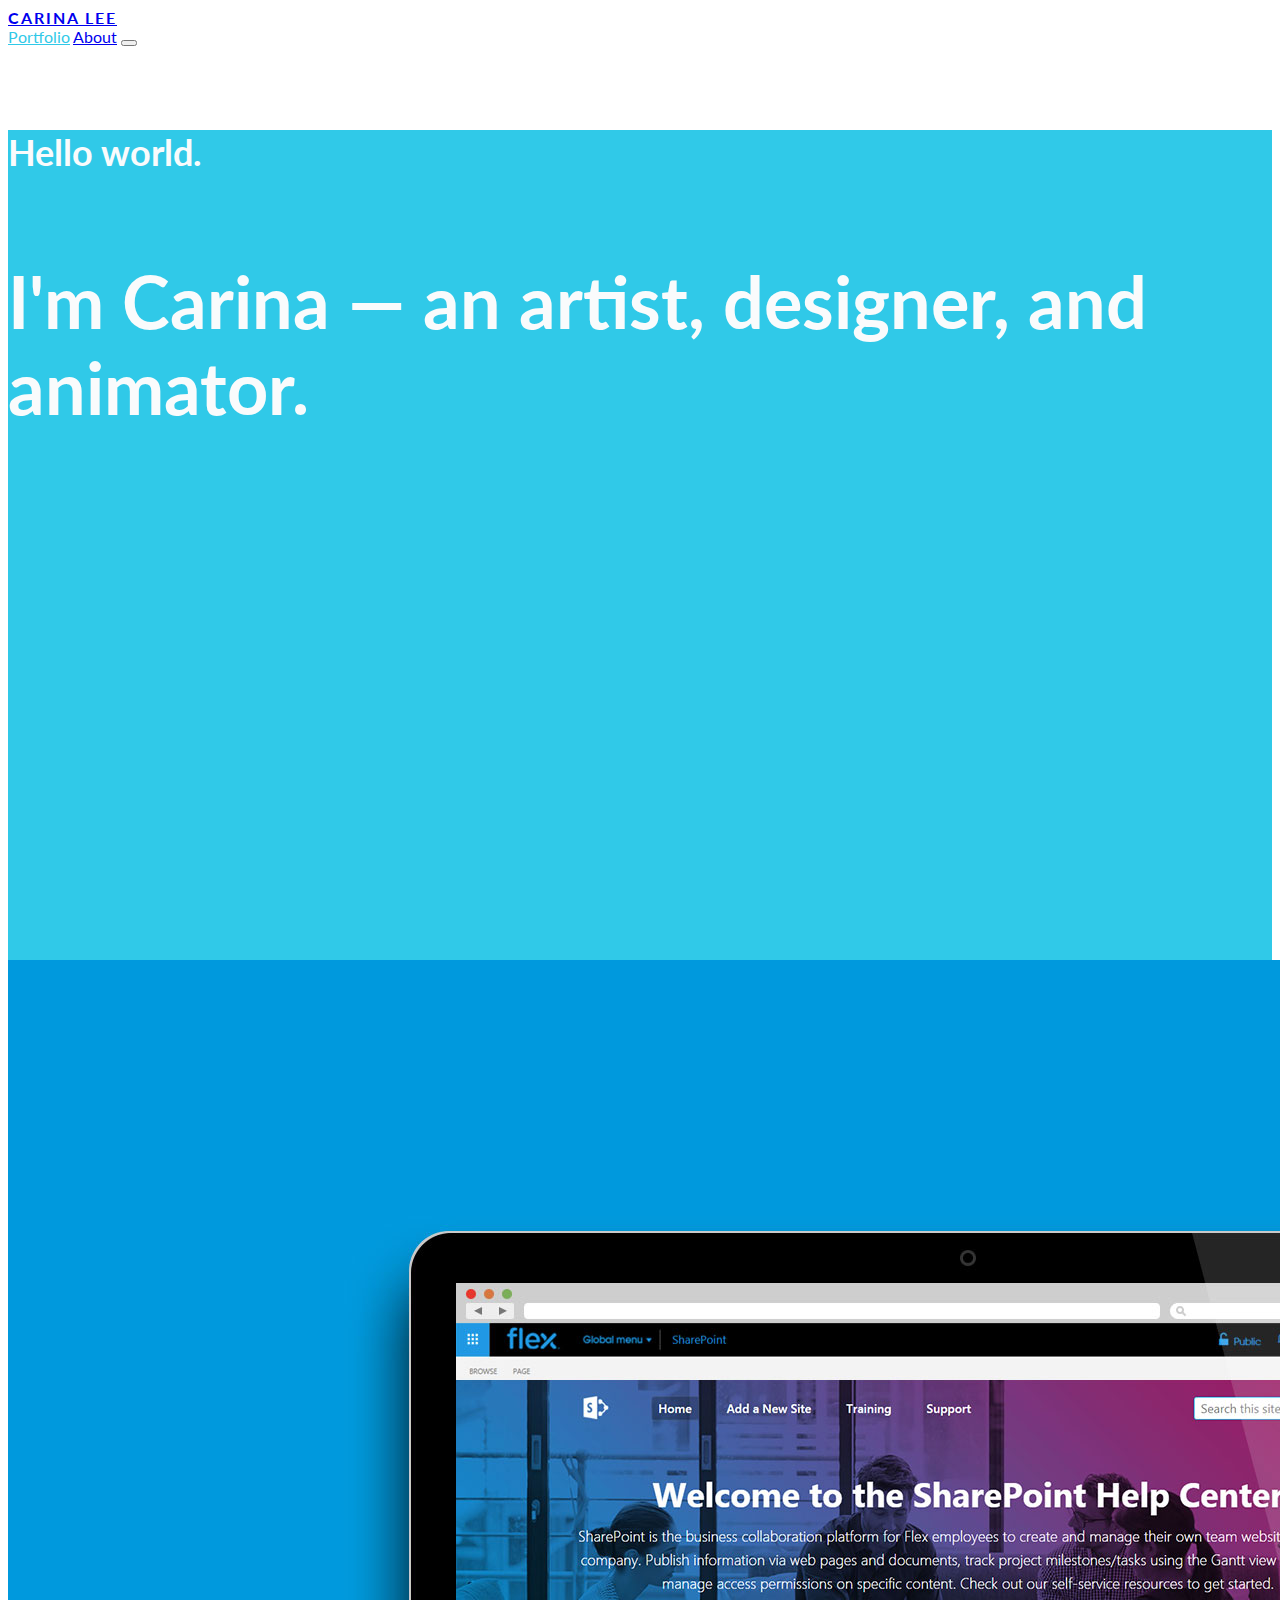
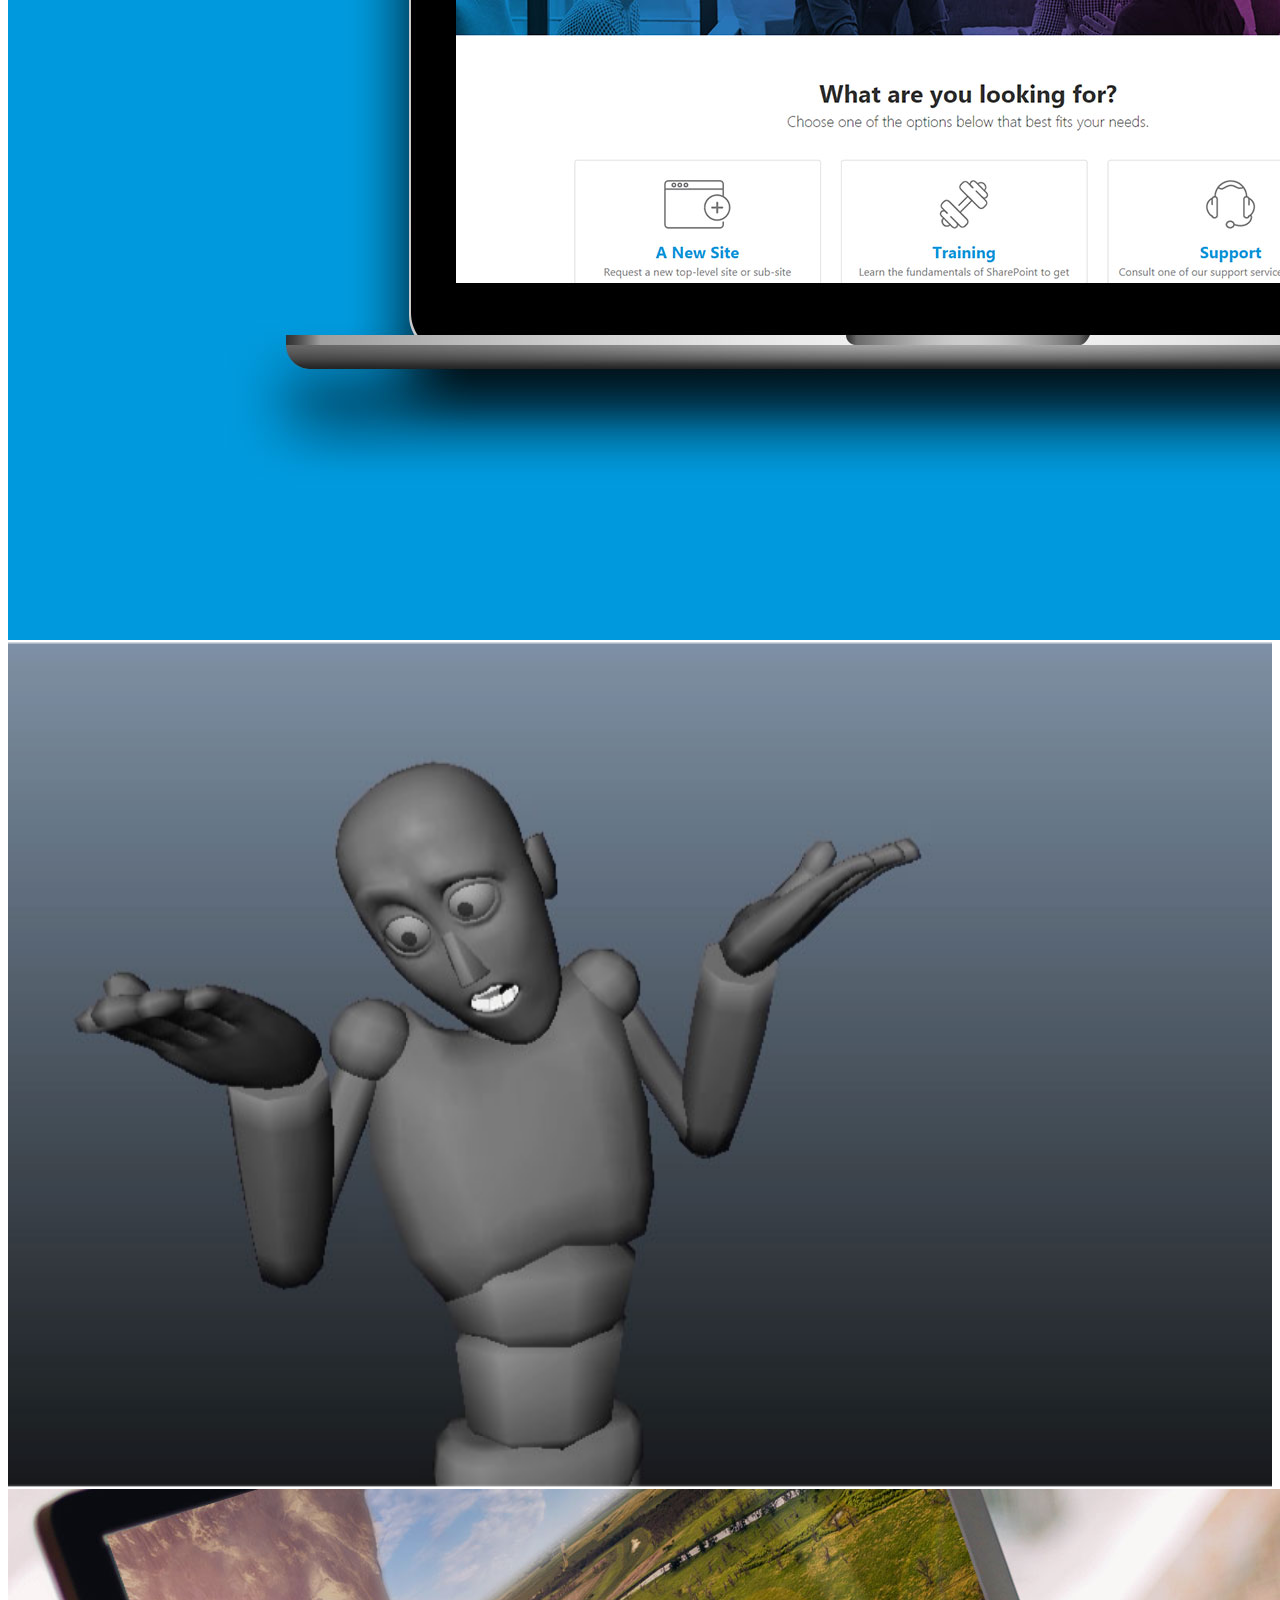
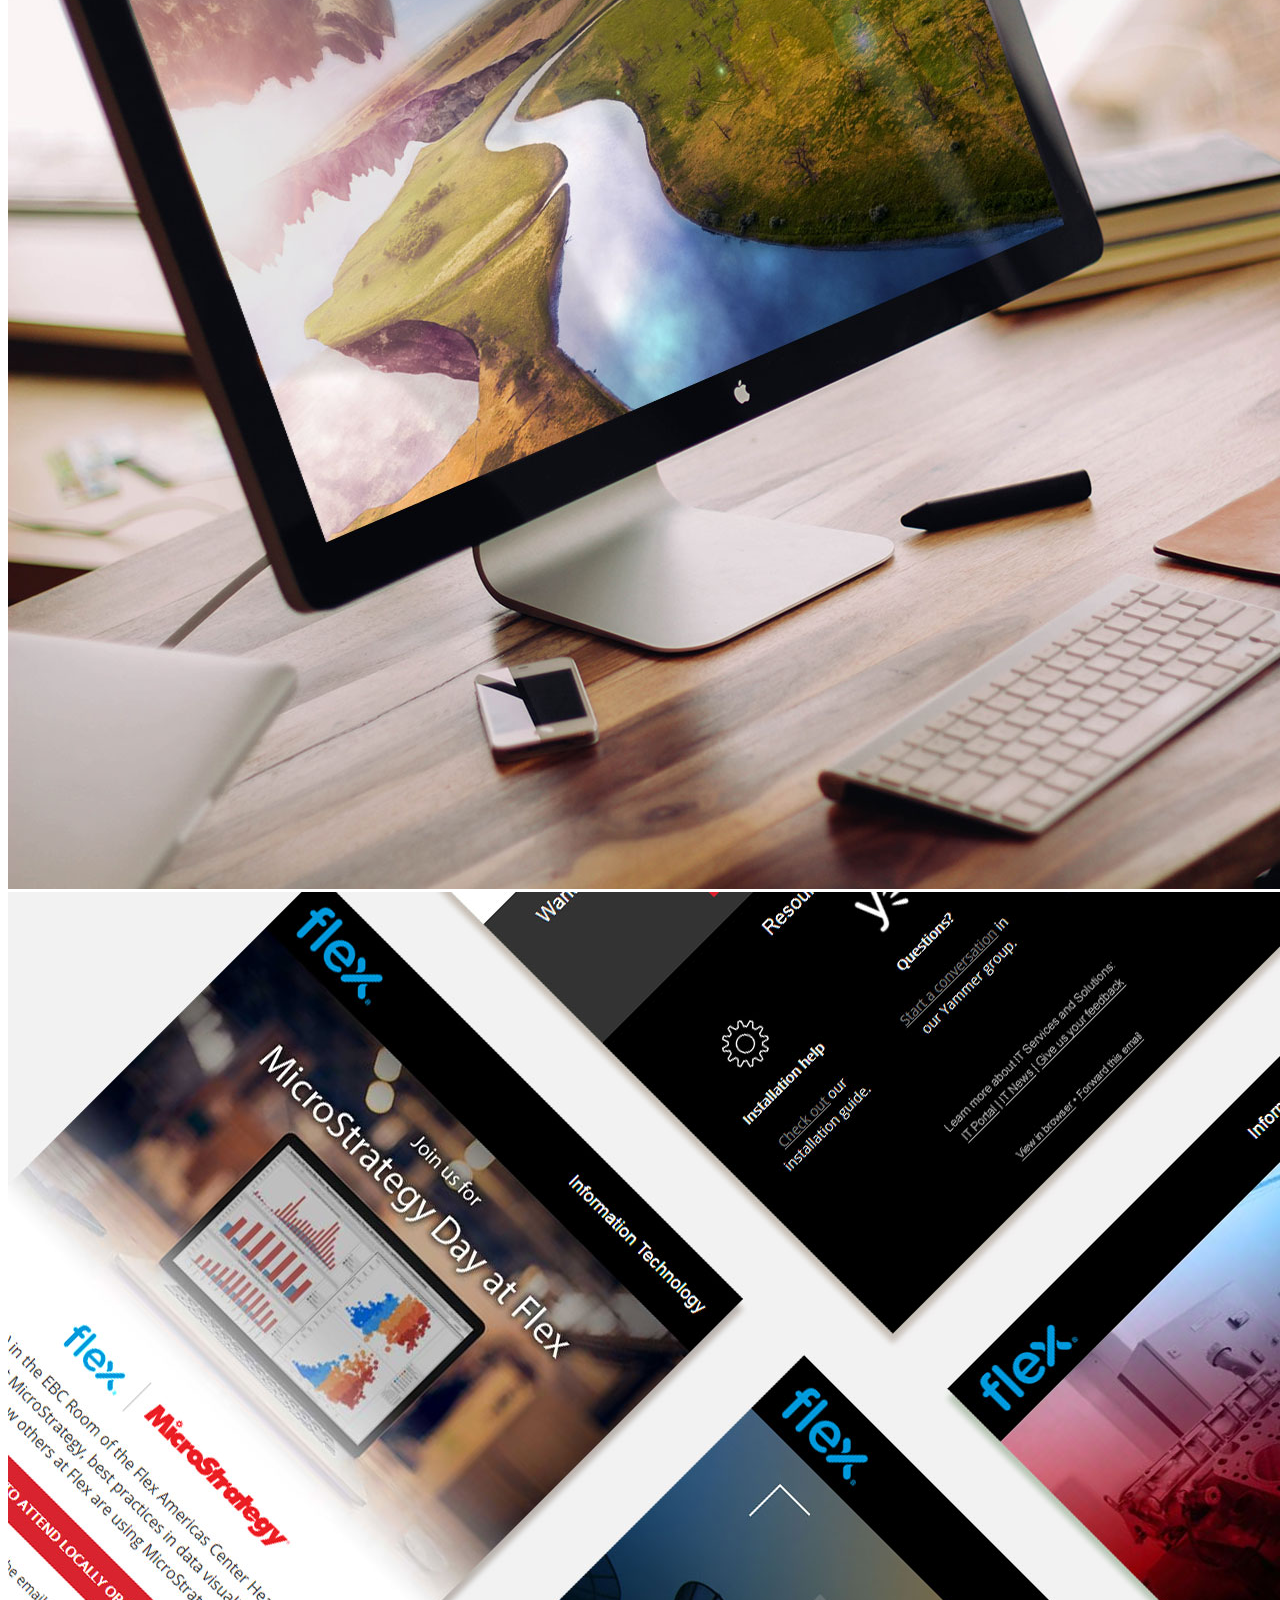
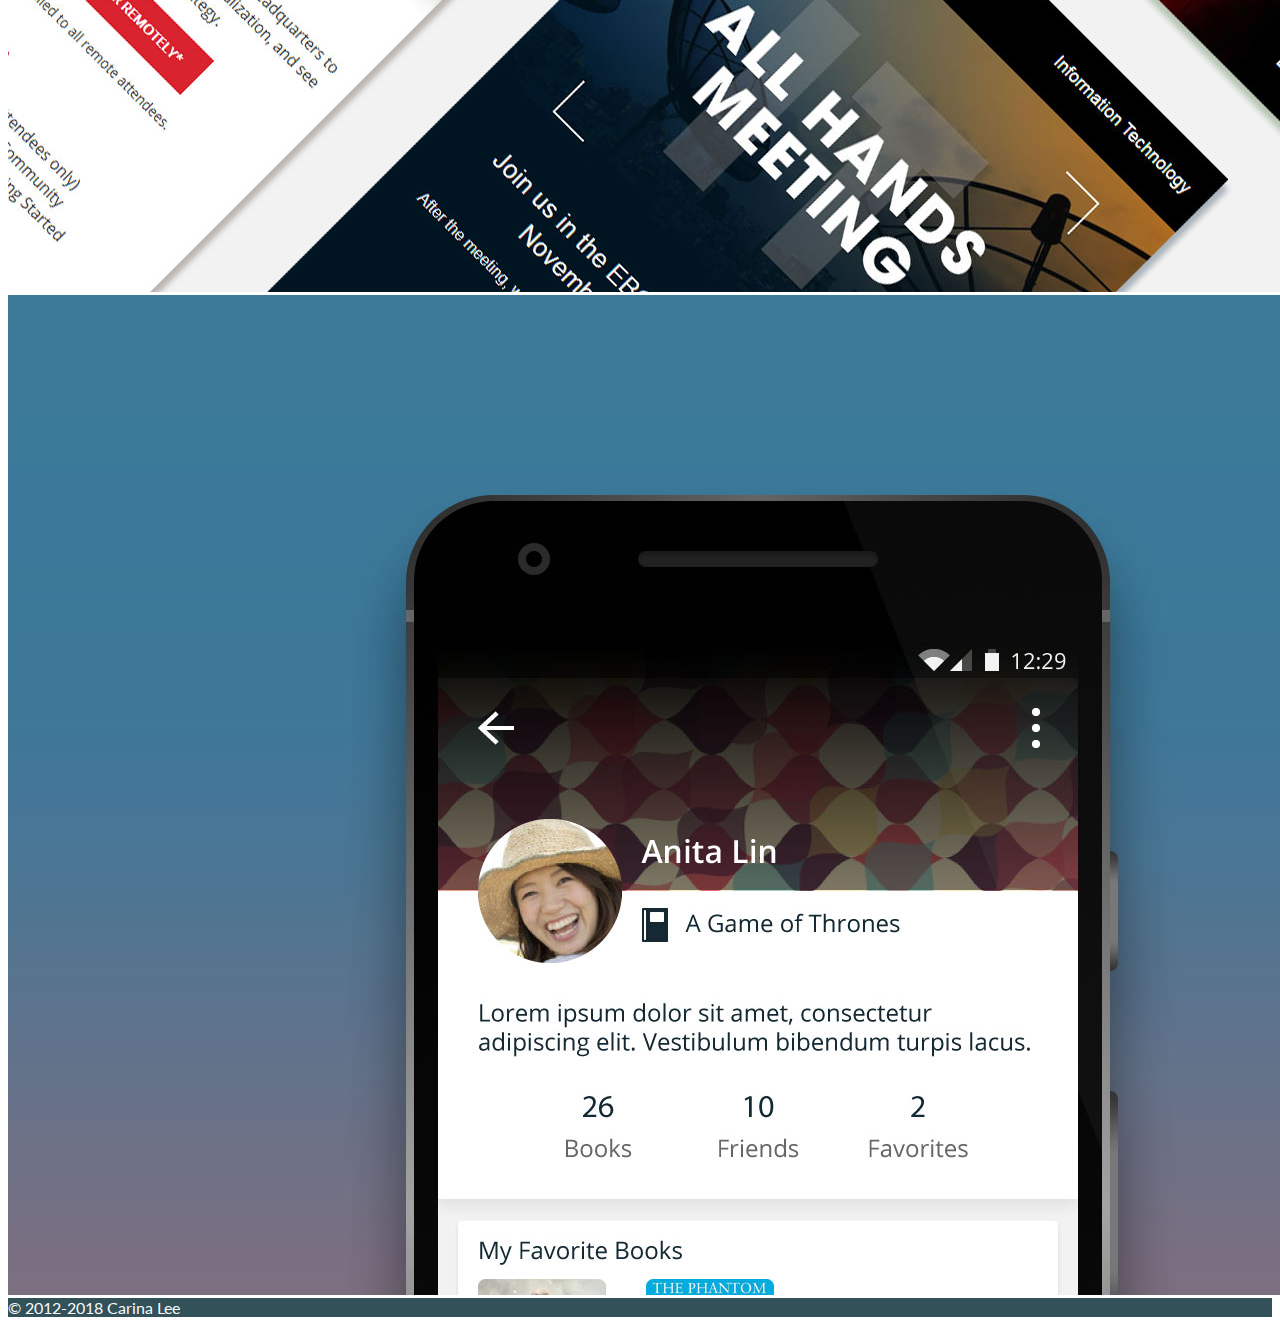
<file: index.html>
<!doctype html>
<html lang="en">
  <head>
    <title>Artist, Designer, Animator | Carina Lee</title>
    <meta charset="utf-8">
    <meta name="description" content="Hello world. I'm Carina — an artist, designer, and animator.">
    <meta name="keywords" content="carina lee, animation, digital artist, artist, digital designer, designer, graphic designer, visual designer, illustrator, animator">
    <meta name="author" content="Carina Lee">
    <meta name="viewport" content="width=device-width, initial-scale=1">
    <link rel="stylesheet" href="https://www.w3schools.com/w3css/4/w3pro.css">
    <link rel="stylesheet" href="css/custom-w3.css">
    <link rel="stylesheet" href="https://use.fontawesome.com/releases/v5.3.1/css/all.css" integrity="sha384-mzrmE5qonljUremFsqc01SB46JvROS7bZs3IO2EmfFsd15uHvIt+Y8vEf7N7fWAU" crossorigin="anonymous">
  </head>
  <body>
    <!-- Mobile Navigation -->
    <nav class="w3-sidebar w3-bar-block w3-secondary" style="display: none;" id="mySidebar">
      <div class="w3-display-topright">
        <button class="w3-bar-item w3-button w3-padding-16 w3-xlarge w3-hover-none w3-hover-text-white" onclick="w3_close()">&times;</button>
      </div>
      <div class="w3-display-middle">
        <a href="/" class="w3-bar-item w3-button w3-padding-large w3-large w3-hover-none w3-hover-text-white w3-mobile">Portfolio</a>
        <a href="about" class="w3-bar-item w3-button w3-padding-large w3-large w3-hover-none w3-hover-text-white w3-mobile">About</a>
      </div>
    </nav>

    <!-- Navigation -->
    <nav>
      <div class="w3-content w3-bar">
        <a href="/" class="w3-bar-item w3-button w3-padding-24 w3-hover-none w3-hover-text-primary w3-wide text-uppercase" style="font-weight: bold;">Carina Lee</a>
        <div class="w3-right">
          <a href="/" class="w3-bar-item w3-button w3-padding-24 w3-text-primary w3-hover-none w3-hover-text-primary w3-hide-small">Portfolio</a>
          <a href="about" class="w3-bar-item w3-button w3-padding-24 w3-hover-none w3-hover-text-primary w3-hide-small">About</a>
          <button class="w3-bar-item w3-button w3-padding-24 w3-hover-none w3-hide-large w3-hide-medium" onclick="w3_open()">
            <i class="fas fa-bars"></i>
          </button>
        </div>
      </div>
    </nav>

    <!-- Hero Section -->
    <header class="w3-container w3-primary">
      <div class="w3-display-container" style="min-height: calc(100vh - 70px);">
        <div class="w3-display-middle">
          <h6 style="font-size: 4vmin;">Hello world.</h6>
          <h1 style="font-size: 8vmin;">I'm Carina &mdash; an artist, designer, and animator.</h1>
        </div>
      </div>
    </header>

    <!-- Page Content -->
    <section>
      <div class="w3-row">
        <div class="w3-half">
          <a href="flex-sharepoint" class="w3-block overlay-container">
            <img src="images/sharepoint-home.jpg" class="w3-image" alt="Flex SharePoint Help Center thumbnail">
            <div class="overlay">
              <div class="w3-text-dark-gray overlay-text">
                <h2 class="w3-xlarge">Flex SharePoint Help Center</h2>
                <h3 class="w3-small w3-wide text-uppercase" style="font-weight: bold;">Web Design</h3>
              </div>
            </div>
          </a>
        </div>
        <div class="w3-half">
          <a href="reel" class="w3-block overlay-container">
            <img src="images/cover-reel.jpg" class="w3-image" alt="Demo Reel thumbnail" style="width: 100%;">
            <div class="overlay">
              <div class="w3-text-dark-gray overlay-text">
                <h2 class="w3-xlarge">Reel</h2>
                <h3 class="w3-small w3-wide text-uppercase" style="font-weight: bold;">Animation</h3>
              </div>
            </div>
          </a>
        </div>
      </div>
      <div class="w3-row">
        <div class="w3-third">
          <a href="matte-paintings" class="w3-block overlay-container">
            <img src="images/cover-matte-paintings.jpg" class="w3-image" alt="Matte Paintings thumbnail">
            <div class="overlay">
              <div class="w3-text-dark-gray overlay-text">
                <h2 class="w3-xlarge">Matte Paintings</h2>
                <h3 class="w3-small w3-wide text-uppercase" style="font-weight: bold;">Digital Art</h3>
              </div>
            </div>
          </a>
        </div>
        <div class="w3-third">
          <a href="flex-emails" class="w3-block overlay-container">
            <img src="images/cover-email-designs.jpg" class="w3-image" alt="Flex Email Designs thumbnail">
            <div class="overlay">
              <div class="w3-text-dark-gray overlay-text">
                <h2 class="w3-xlarge">Flex Email Designs</h2>
                <h3 class="w3-small w3-wide text-uppercase" style="font-weight: bold;">Email Design</h3>
              </div>
            </div>
          </a>
        </div>
        <div class="w3-third">
          <a href="readmind-me" class="w3-block overlay-container">
            <img src="images/cover-readmind-me.jpg" class="w3-image" alt="ReadMind Me thumbnail">
            <div class="overlay">
              <div class="w3-text-dark-gray overlay-text">
                <h2 class="w3-xlarge">ReadMind Me</h2>
                <h3 class="w3-small w3-wide text-uppercase" style="font-weight: bold;">Mobile App Design</h3>
              </div>
            </div>
          </a>
        </div>
      </div>
    </section>

    <!-- Footer -->
    <footer class="w3-dark-gray w3-padding-24">
      <div class="w3-content w3-bar">
        <div class="w3-bar-item w3-right w3-mobile" style="padding: 0;">
          <a href="//behance.net/carinalee" class="w3-button w3-hover-none w3-hover-text-secondary" target="_blank">
            <i class="fab fa-behance fa-fw"></i>
          </a>
          <a href="//instagram.com/carinamlee" class="w3-button w3-hover-none w3-hover-text-secondary" target="_blank">
            <i class="fab fa-instagram fa-fw"></i>
          </a>
          <a href="//vimeo.com/carinalee" class="w3-button w3-hover-none w3-hover-text-secondary" target="_blank">
            <i class="fab fa-vimeo-v fa-fw"></i>
          </a>
          <a href="//linkedin.com/in/carina-lee" class="w3-button w3-hover-none w3-hover-text-secondary" target="_blank">
            <i class="fab fa-linkedin-in fa-fw"></i>
          </a>
        </div>
        <span class="w3-bar-item w3-mobile">&copy 2012-2018 Carina Lee</span>
      </div>
    </footer>

    <!-- JavaScript for Mobile Navigation -->
    <script src="js/mobile-navigation.js"></script>
  </body>
</html>
</file>
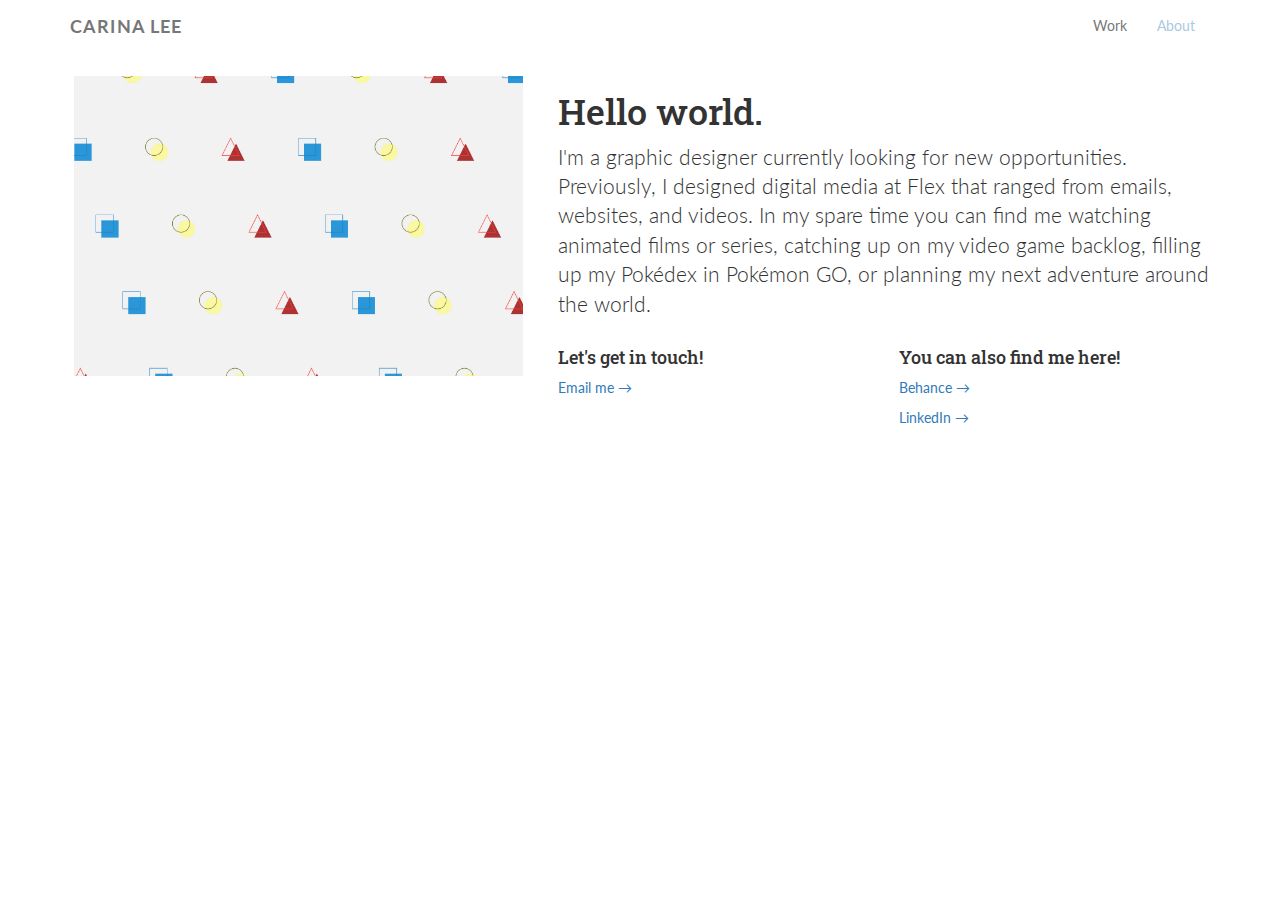
<file: about/index.html>
<!DOCTYPE html>
<html lang="en">
  <head>
    <meta charset="utf-8">
    <meta http-equiv="X-UA-Compatible" content="IE=edge">
    <meta name="viewport" content="width=device-width, initial-scale=1">

    <title>About | Carina Lee</title>

    <!-- Latest compiled and minified CSS -->
    <link rel="stylesheet" href="https://maxcdn.bootstrapcdn.com/bootstrap/3.3.7/css/bootstrap.min.css" integrity="sha384-BVYiiSIFeK1dGmJRAkycuHAHRg32OmUcww7on3RYdg4Va+PmSTsz/K68vbdEjh4u" crossorigin="anonymous">

    <!-- Import custom fonts -->
    <link href="https://fonts.googleapis.com/css?family=Lato" rel="stylesheet">
    <link href="https://fonts.googleapis.com/css?family=Roboto+Slab" rel="stylesheet">

    <!-- Custom Bootstrap css -->
    <link href="../css/custom-bootstrap.css" rel="stylesheet">
  </head>
  <body>
    <!-- Top navigation -->
    <nav class="navbar navbar-default">
      <div class="container">
        <div class="navbar-header">
          <button type="button" class="navbar-toggle" data-toggle="collapse" data-target="#myNavbar">
            <span class="icon-bar"></span>
            <span class="icon-bar"></span>
            <span class="icon-bar"></span>
          </button>
          <a class="navbar-brand text-uppercase" href="../">Carina Lee</a>
        </div>
        <div class="collapse navbar-collapse" id="myNavbar">
          <ul class="nav navbar-nav navbar-right">
            <li>
              <a href="../">Work</a>
            </li>
            <li class="active">
              <a href="/">About</a>
            </li>
          </ul>
        </div>
      </div>
    </nav>

    <div class="container">
      <div class="row">
        <div class="col-lg-5">
          <div class="thumbnail">
            <img src="../images/generic.jpg" alt="" class="img-responsive">
          </div>
        </div>
        <div class="col-lg-7">
          <h1>Hello world.</h1>
          <p class="lead">I'm a graphic designer currently looking for new opportunities. Previously, I designed digital media at Flex that ranged from emails, websites, and videos. In my spare time you can find me watching animated films or series, catching up on my video game backlog, filling up my Pok&eacute;dex in Pok&eacute;mon GO, or planning my next adventure around the world.</p>
          <div class="row">
            <div class="col-lg-6">
              <h4>Let's get in touch!</h4>
              <p>
                <a href="mailto:carinamlee@gmail.com">Email me &rarr;</a>
              </p>
            </div>
            <div class="col-lg-6">
              <h4>You can also find me here!</h4>
              <p>
                <a href="//behance.net/carinalee" target="_blank">Behance &rarr;</a>
              </p>
              <p>
                <a href="//linkedin.com/in/carina-lee" target="_blank">LinkedIn &rarr;</a>
              </p>
            </div>
          </div>
        </div>
      </div>
    </div>

    <!-- jQuery (necessary for Bootstrap's JavaScript plugins) -->
    <script src="https://ajax.googleapis.com/ajax/libs/jquery/1.12.4/jquery.min.js"></script>

    <!-- Latest compiled and minified JavaScript -->
    <script src="https://maxcdn.bootstrapcdn.com/bootstrap/3.3.7/js/bootstrap.min.js" integrity="sha384-Tc5IQib027qvyjSMfHjOMaLkfuWVxZxUPnCJA7l2mCWNIpG9mGCD8wGNIcPD7Txa" crossorigin="anonymous"></script>
  </body>
</html>
</file>
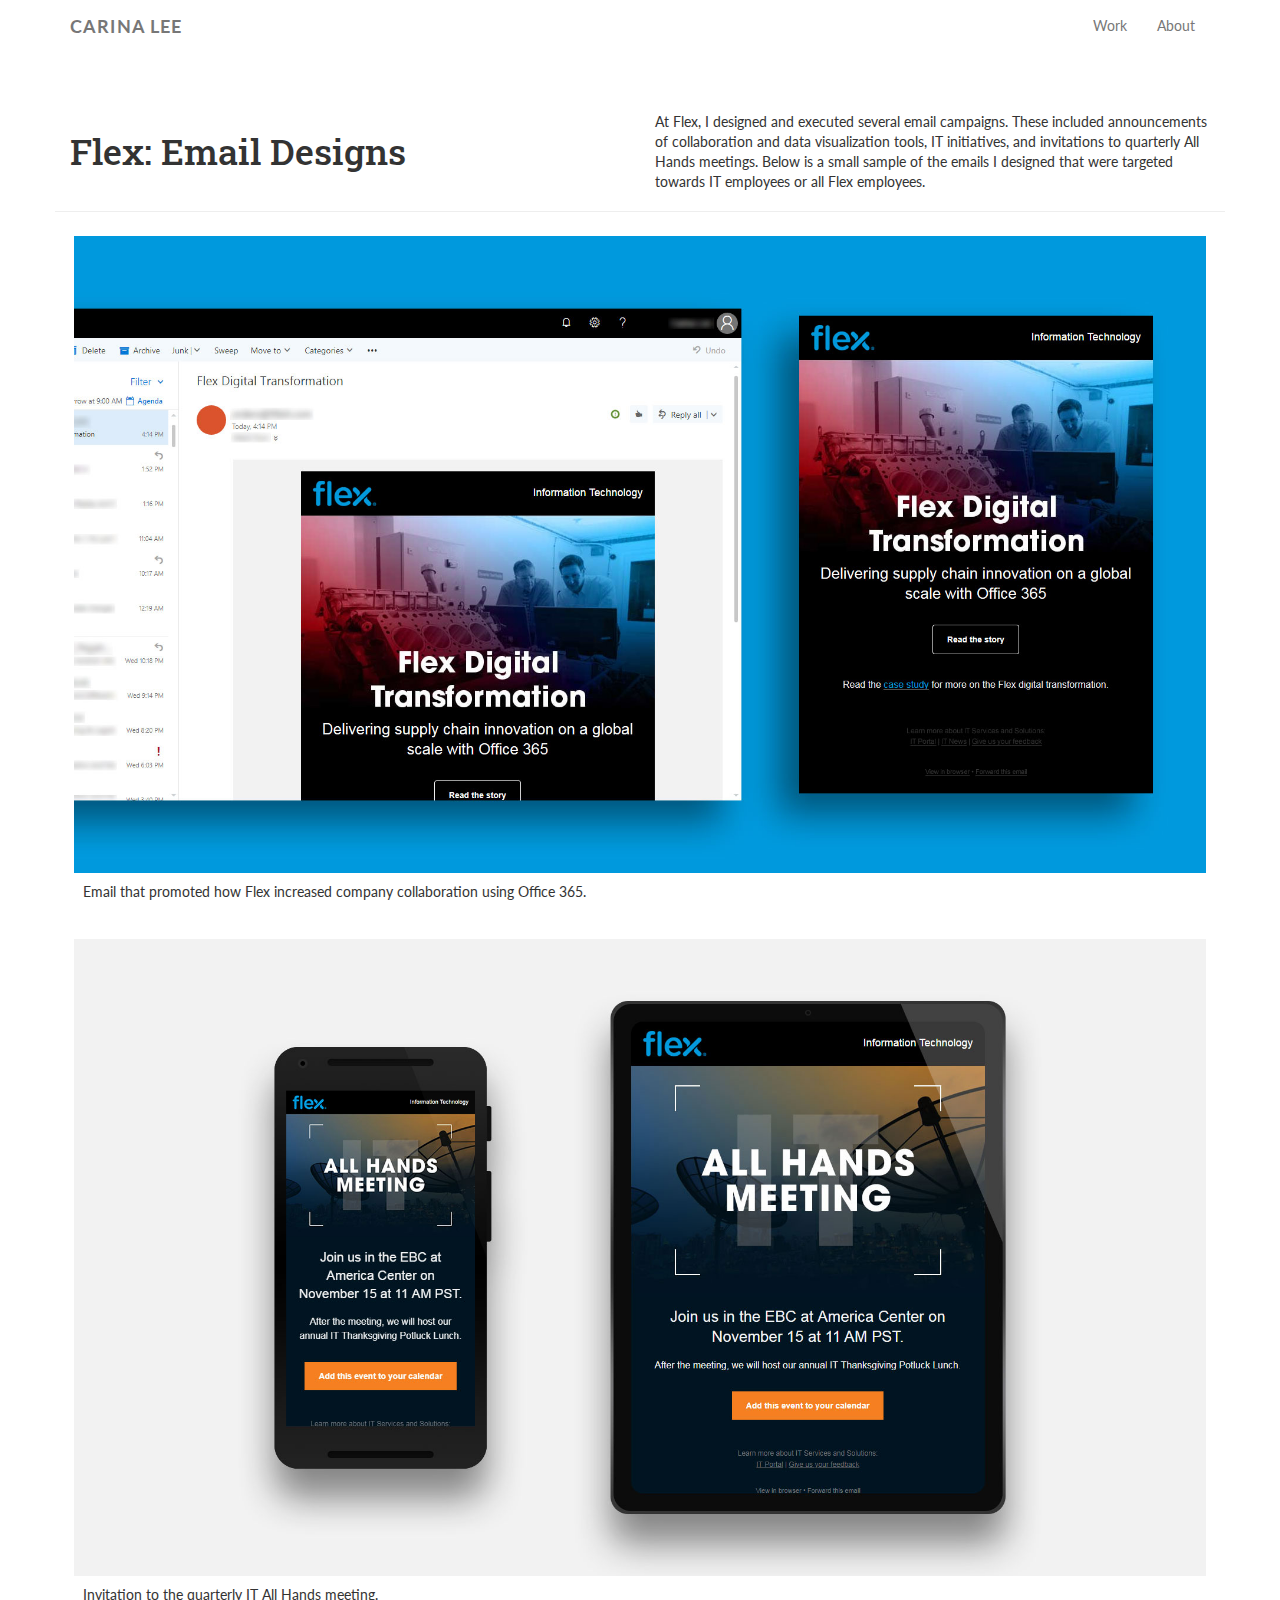
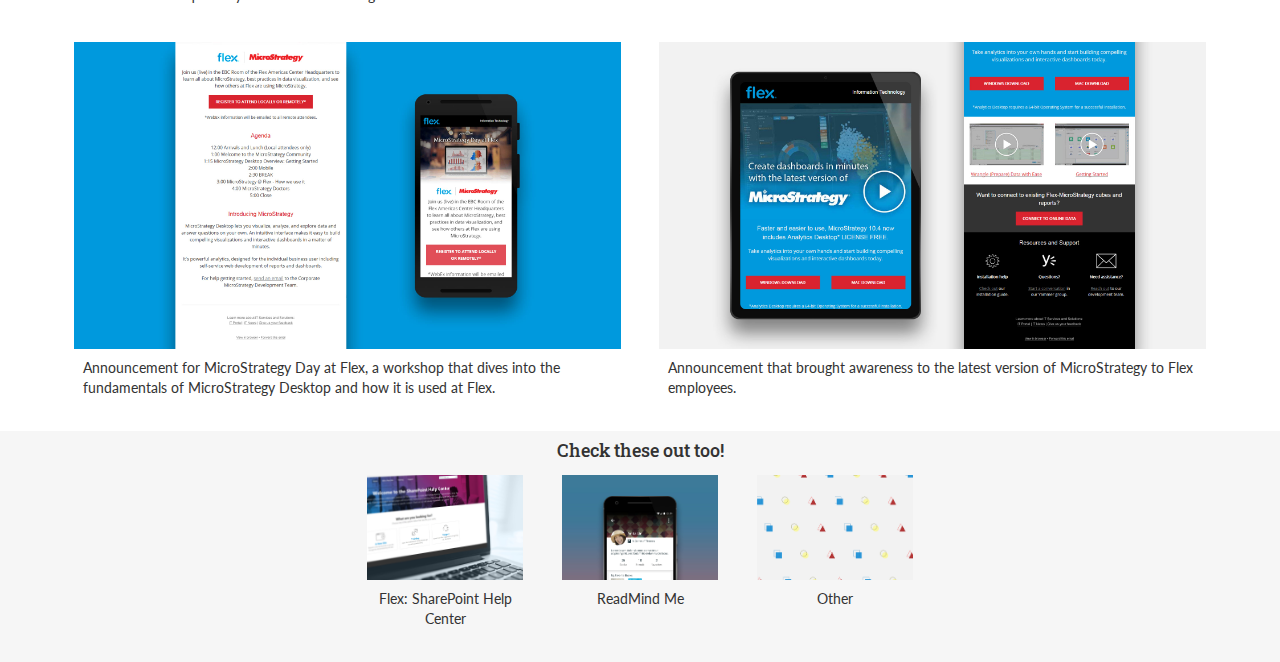
<file: flex-emails/index.html>
<!DOCTYPE html>
<html lang="en">
  <head>
    <meta charset="utf-8">
    <meta http-equiv="X-UA-Compatible" content="IE=edge">
    <meta name="viewport" content="width=device-width, initial-scale=1">

    <title>Flex: Email Designs | Carina Lee</title>

    <!-- Latest compiled and minified CSS -->
    <link rel="stylesheet" href="https://maxcdn.bootstrapcdn.com/bootstrap/3.3.7/css/bootstrap.min.css" integrity="sha384-BVYiiSIFeK1dGmJRAkycuHAHRg32OmUcww7on3RYdg4Va+PmSTsz/K68vbdEjh4u" crossorigin="anonymous">

    <!-- Import custom fonts -->
    <link href="https://fonts.googleapis.com/css?family=Lato" rel="stylesheet">
    <link href="https://fonts.googleapis.com/css?family=Roboto+Slab" rel="stylesheet">

    <!-- Custom Bootstrap css -->
    <link href="../css/custom-bootstrap.css" rel="stylesheet">
  </head>
  <body>
    <!-- Top navigation -->
    <nav class="navbar navbar-default">
      <div class="container">
        <div class="navbar-header">
          <button type="button" class="navbar-toggle" data-toggle="collapse" data-target="#myNavbar">
            <span class="icon-bar"></span>
            <span class="icon-bar"></span>
            <span class="icon-bar"></span>
          </button>
          <a class="navbar-brand text-uppercase" href="../">Carina Lee</a>
        </div>
        <div class="collapse navbar-collapse" id="myNavbar">
          <ul class="nav navbar-nav navbar-right">
            <li>
              <a href="../">Work</a>
            </li>
            <li>
              <a href="../about">About</a>
            </li>
          </ul>
        </div>
      </div>
    </nav>

    <!-- Page header -->
    <div class="container">
      <div class="row page-header">
        <div class="col-lg-6">
          <h1>Flex: Email Designs</h1>
        </div>
        <div class="col-lg-6">
          <p>At Flex, I designed and executed several email campaigns. These included announcements of collaboration and data visualization tools, IT initiatives, and invitations to quarterly All Hands meetings. Below is a small sample of the emails I designed that were targeted towards IT employees or all Flex employees.</p>
        </div>
      </div>
    </div>

    <div class="container">
      <div class="row">
        <div class="col-lg-12">
          <div class="thumbnail">
            <img src="../images/flex-digital-transformation.jpg" alt="" class="img-responsive">
            <div class="caption">Email that promoted how Flex increased company collaboration using Office 365.</div>
          </div>
        </div>
      </div>
      <div class="row">
        <div class="col-lg-12">
          <div class="thumbnail">
            <img src="../images/it-all-hands.jpg" alt="" class="img-responsive">
            <div class="caption">Invitation to the quarterly IT All Hands meeting.</div>
          </div>
        </div>
      </div>
      <div class="row">
        <div class="col-lg-6">
          <div class="thumbnail">
            <img src="../images/microstrategy-day-at-flex.jpg" alt="" class="img-responsive">
            <div class="caption">Announcement for MicroStrategy Day at Flex, a workshop that dives into the fundamentals of MicroStrategy Desktop and how it is used at Flex.</div>
          </div>
        </div>
        <div class="col-lg-6">
          <div class="thumbnail">
            <img src="../images/microstrategy-update.jpg" alt="" class="img-responsive">
            <div class="caption">Announcement that brought awareness to the latest version of MicroStrategy to Flex employees.</div>
          </div>
        </div>
      </div>
    </div>

    <!--Bottom navigation -->
    <div class="bg-light-gray">
      <div class="container text-center">
        <h3 class="h4">Check these out too!</h3>
        <div class="row">
          <div class="col-lg-3">
          </div>
          <div class="col-lg-2">
            <div class="thumbnail">
              <a href="../flex-sharepoint">
                <img src="../images/cover-sharepoint.jpg" alt="" class="img-responsive">
                <div class="caption">Flex: SharePoint Help Center</div>
              </a>
            </div>
          </div>
          <div class="col-lg-2">
            <div class="thumbnail">
              <a href="../readmind-me">
                <img src="../images/cover-readmind-me.jpg" alt="" class="img-responsive">
                <div class="caption">ReadMind Me</div>
              </a>
            </div>
          </div>
          <div class="col-lg-2">
            <div class="thumbnail">
              <a href="../other">
                <img src="../images/generic.jpg" alt="" class="img-responsive">
                <div class="caption">Other</div>
              </a>
            </div>
          </div>
          <div class="col-lg-3">

          </div>
        </div>
      </div>
    </div>

    <!-- Bottom breadcrumbs -->
    <!--<div class="container text-center">
      <ul class="breadcrumb">
        <li>
          <a href="../index.html">All</a>
        </li>
        <li>
          <a href="../flex-sharepoint/index.html">Flex: SharePoint Help Center</a>
        </li>
        <li class="active">Flex: Email Designs</li>
        <li>
          <a href="../icon-exploration/index.html">Icon Exploration</a>
        </li>
        <li>
          <a href="../other/index.html">Other</a>
        </li>
      </ul>
    </div>-->

    <!-- jQuery (necessary for Bootstrap's JavaScript plugins) -->
    <script src="https://ajax.googleapis.com/ajax/libs/jquery/1.12.4/jquery.min.js"></script>

    <!-- Latest compiled and minified JavaScript -->
    <script src="https://maxcdn.bootstrapcdn.com/bootstrap/3.3.7/js/bootstrap.min.js" integrity="sha384-Tc5IQib027qvyjSMfHjOMaLkfuWVxZxUPnCJA7l2mCWNIpG9mGCD8wGNIcPD7Txa" crossorigin="anonymous"></script>
  </body>
</html>
</file>
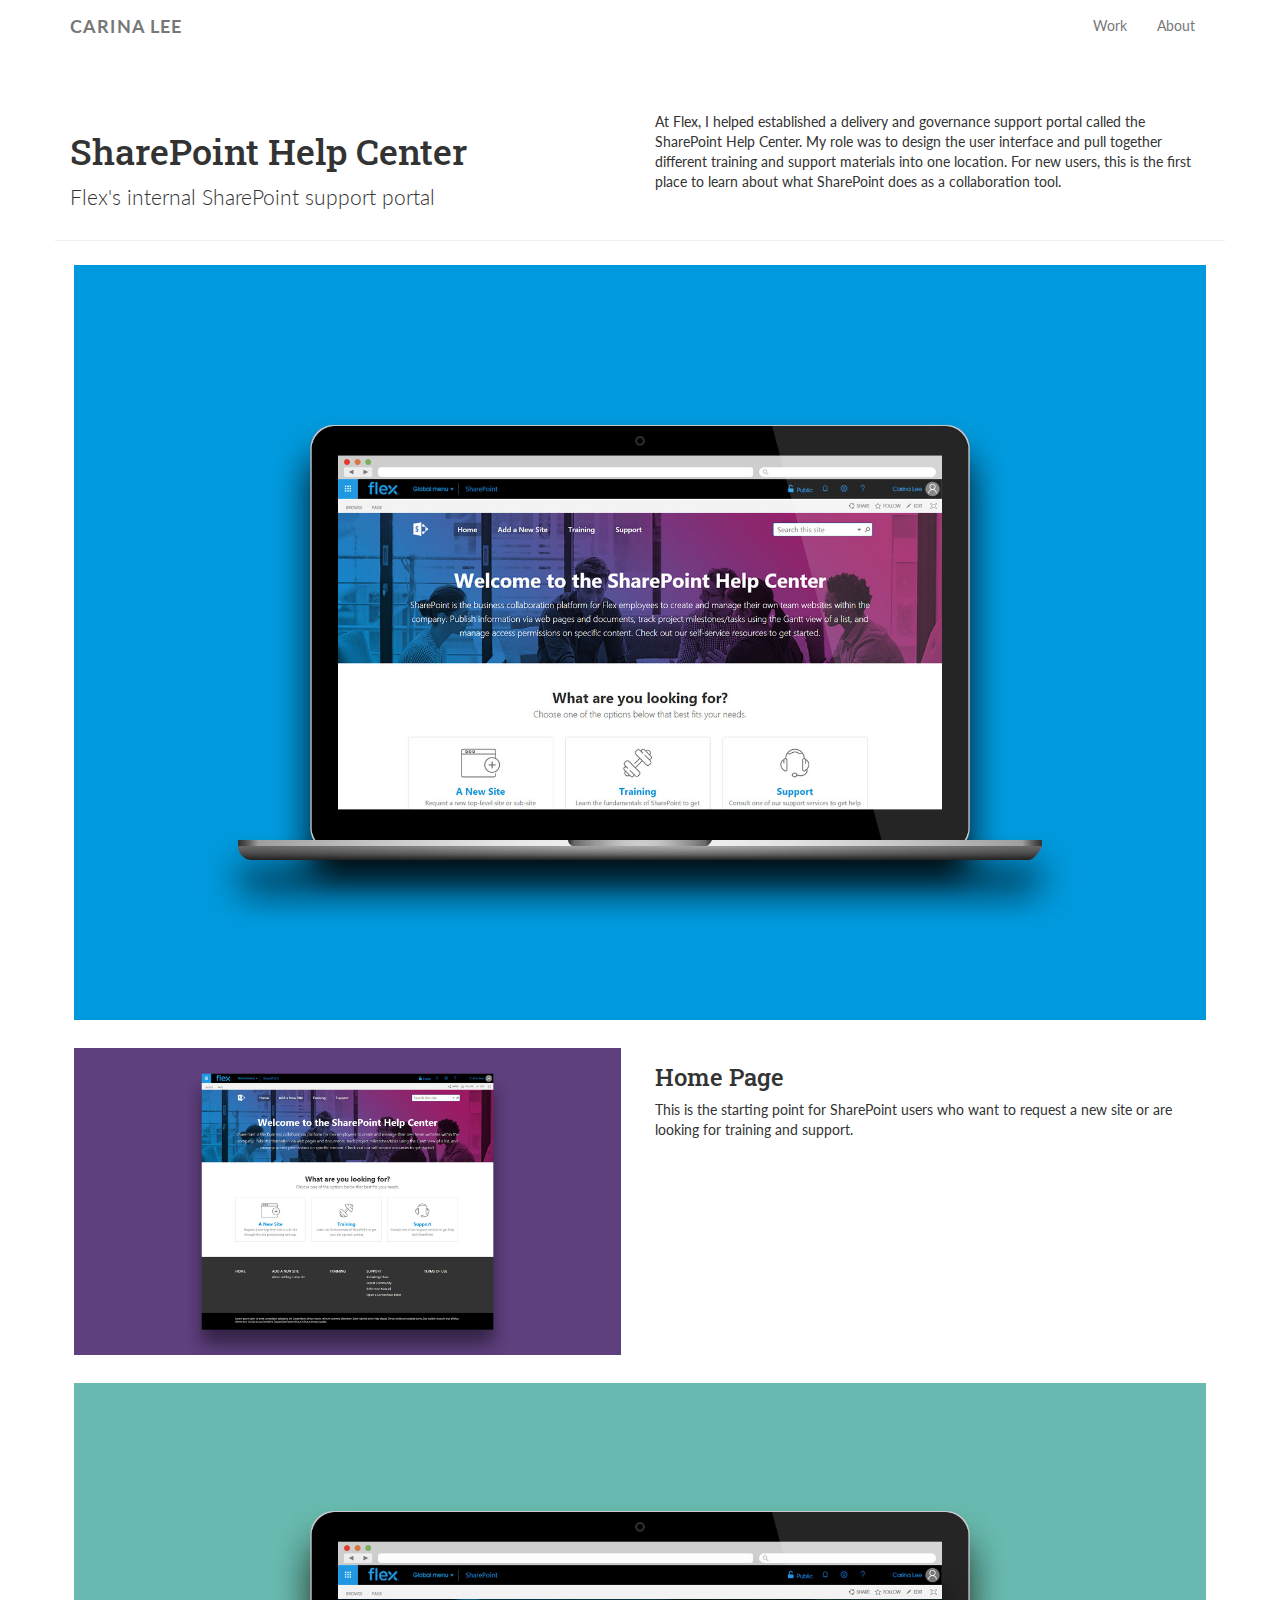
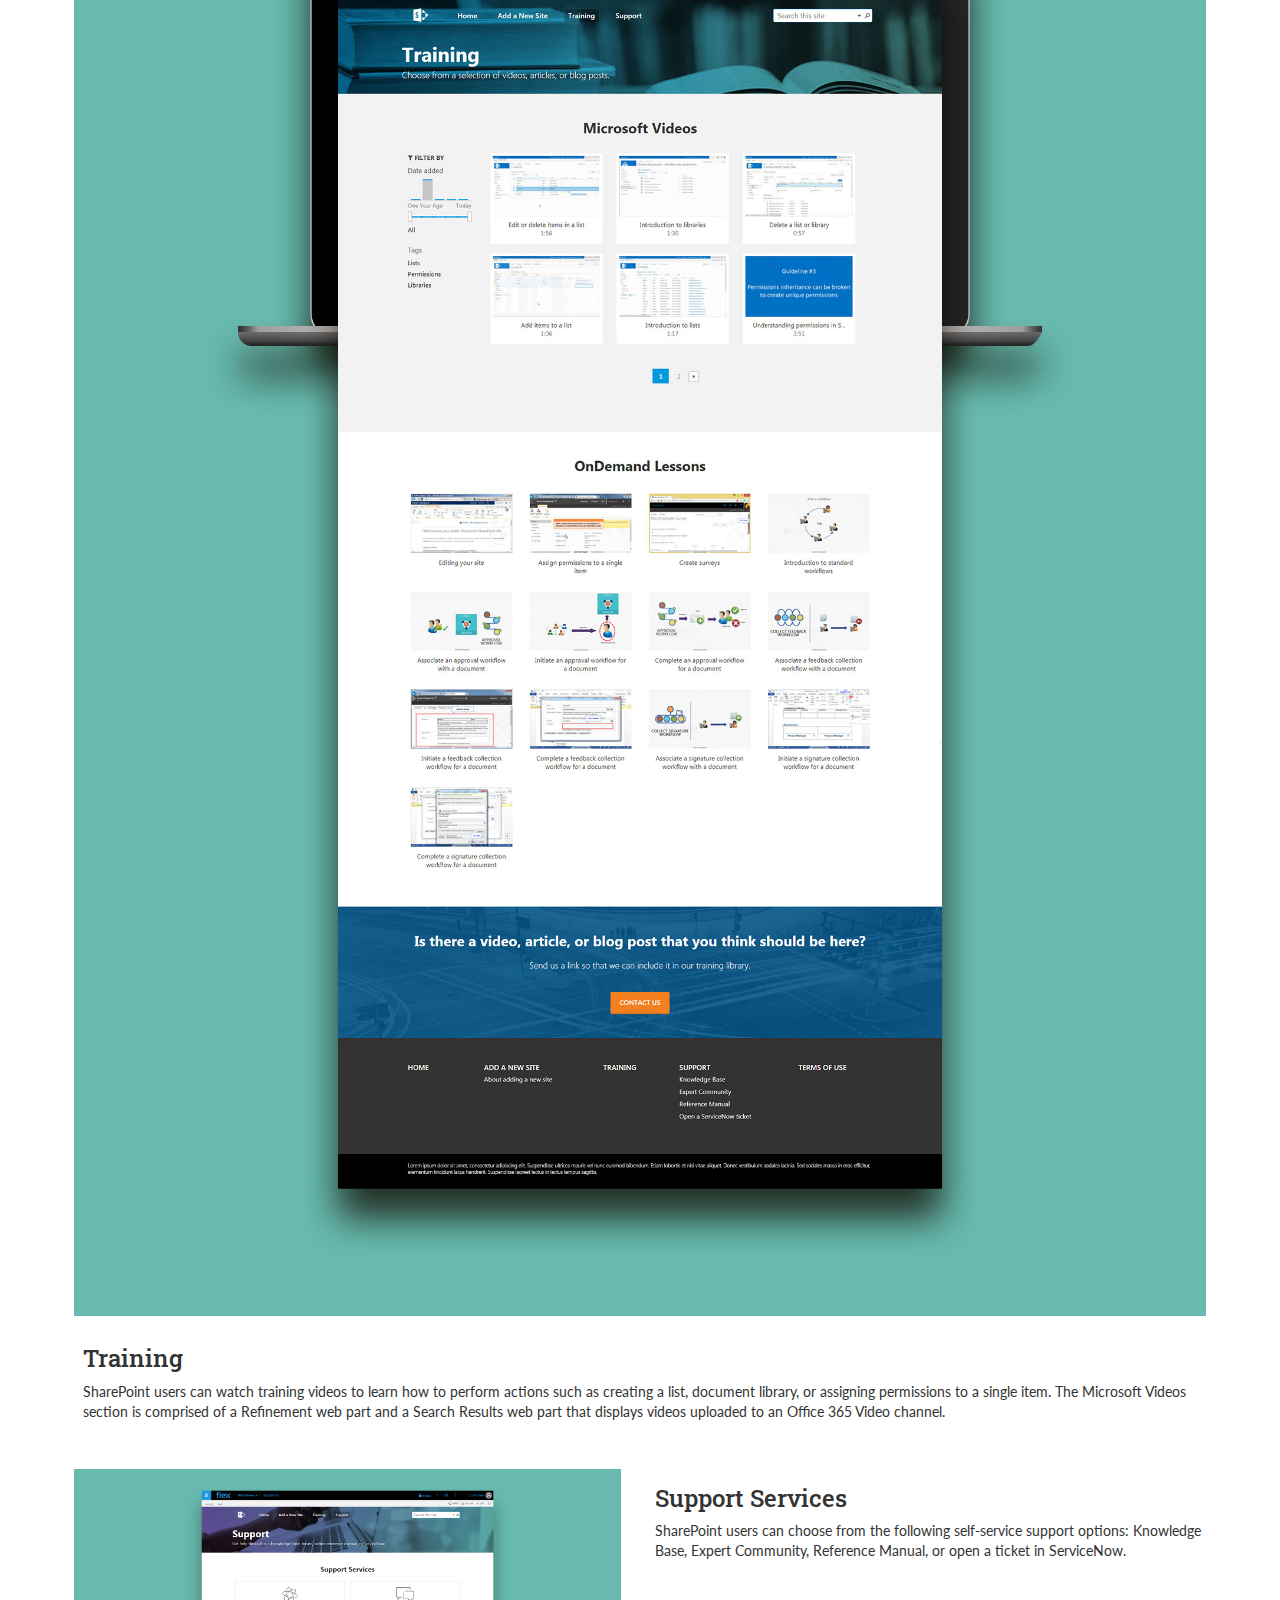
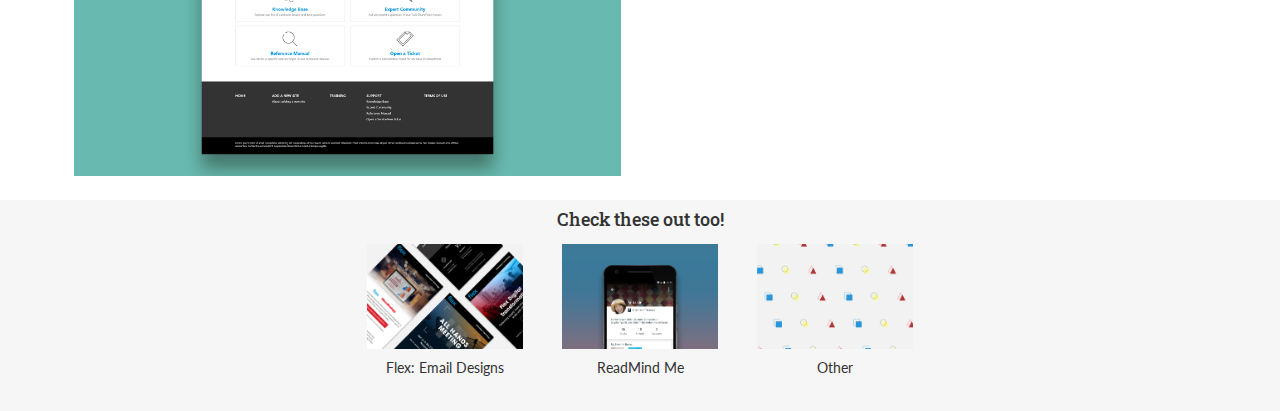
<file: flex-sharepoint/index.html>
<!DOCTYPE html>
<html lang="en">
  <head>
    <meta charset="utf-8">
    <meta http-equiv="X-UA-Compatible" content="IE=edge">
    <meta name="viewport" content="width=device-width, initial-scale=1">

    <title>Flex: SharePoint Help Center | Carina Lee</title>

    <!-- Latest compiled and minified CSS -->
    <link rel="stylesheet" href="https://maxcdn.bootstrapcdn.com/bootstrap/3.3.7/css/bootstrap.min.css" integrity="sha384-BVYiiSIFeK1dGmJRAkycuHAHRg32OmUcww7on3RYdg4Va+PmSTsz/K68vbdEjh4u" crossorigin="anonymous">

    <!-- Import custom fonts -->
    <link href="https://fonts.googleapis.com/css?family=Lato" rel="stylesheet">
    <link href="https://fonts.googleapis.com/css?family=Roboto+Slab" rel="stylesheet">

    <!-- Custom Bootstrap css -->
    <link href="../css/custom-bootstrap.css" rel="stylesheet">
  </head>
  <body>
    <!-- Top navigation -->
    <nav class="navbar navbar-default">
      <div class="container">
        <div class="navbar-header">
          <button type="button" class="navbar-toggle" data-toggle="collapse" data-target="#myNavbar">
            <span class="icon-bar"></span>
            <span class="icon-bar"></span>
            <span class="icon-bar"></span>
          </button>
          <a class="navbar-brand text-uppercase" href="../">Carina Lee</a>
        </div>
        <div class="collapse navbar-collapse" id="myNavbar">
          <ul class="nav navbar-nav navbar-right">
            <li>
              <a href="../">Work</a>
            </li>
            <li>
              <a href="../about">About</a>
            </li>
          </ul>
        </div>
      </div>
    </nav>

    <!-- Page header -->
    <div class="container">
      <div class="row page-header">
        <div class="col-lg-6">
          <h1>SharePoint Help Center</h1>
          <p class="lead">Flex's internal SharePoint support portal</p>
        </div>
        <div class="col-lg-6">
          <p>At Flex, I helped established a delivery and governance support portal called the SharePoint Help Center. My role was to design the user interface and pull together different training and support materials into one location. For new users, this is the first place to learn about what SharePoint does as a collaboration tool.</p>
        </div>
      </div>
    </div>

    <div class="container">
      <div class="row">
        <div class="col-lg-12">
          <div class="thumbnail">
            <img src="../images/sharepoint-home.jpg" alt="" class="img-responsive">
          </div>
        </div>
      </div>
      <div class="row">
        <div class="col-lg-6">
          <div class="thumbnail">
            <img src="../images/sharepoint-home-full.jpg" alt="" class="img-responsive">
          </div>
        </div>
        <div class="col-lg-6">
          <h2 class="h3">Home Page</h2>
          <p>This is the starting point for SharePoint users who want to request a new site or are looking for training and support.</p>
        </div>
      </div>
      <div class="row">
        <div class="col-lg-12">
          <div class="thumbnail">
            <img src="../images/sharepoint-training.jpg" alt="" class="img-responsive">
            <div class="caption">
              <h2 class="h3">Training</h2>
              <p>SharePoint users can watch training videos to learn how to perform actions such as creating a list, document library, or assigning permissions to a single item. The Microsoft Videos section is comprised of a Refinement web part and a Search Results web part that displays videos uploaded to an Office 365 Video channel.</p>
            </div>
          </div>
        </div>
      </div>
      <div class="row">
        <div class="col-lg-6">
          <div class="thumbnail">
            <img src="../images/sharepoint-support.jpg" alt="" class="img-responsive">
          </div>
        </div>
        <div class="col-lg-6">
          <h2 class="h3">Support Services</h2>
          <p>SharePoint users can choose from the following self-service support options: Knowledge Base, Expert Community, Reference Manual, or open a ticket in ServiceNow.</p>
        </div>
      </div>
    </div>

    <!--Bottom navigation -->
    <div class="bg-light-gray">
      <div class="container text-center">
        <h3 class="h4">Check these out too!</h3>
        <div class="row">
          <div class="col-lg-3">

          </div>
          <div class="col-lg-2">
            <div class="thumbnail">
              <a href="../flex-emails">
                <img src="../images/cover-email-designs.jpg" alt="" class="img-responsive">
                <div class="caption">Flex: Email Designs</div>
              </a>
            </div>
          </div>
          <div class="col-lg-2">
            <div class="thumbnail">
              <a href="../readmind-me">
                <img src="../images/cover-readmind-me.jpg" alt="" class="img-responsive">
                <div class="caption">ReadMind Me</div>
              </a>
            </div>
          </div>
          <div class="col-lg-2">
            <div class="thumbnail">
              <a href="../other">
                <img src="../images/generic.jpg" alt="" class="img-responsive">
                <div class="caption">Other</div>
              </a>
            </div>
          </div>
          <div class="col-lg-3">

          </div>
        </div>
      </div>
    </div>

    <!-- Bottom breadcrumbs -->
    <!--<div class="container text-center">
      <ul class="breadcrumb">
        <li>
          <a href="../index.html">All</a>
        </li>
        <li class="active">Flex: SharePoint Help Center</li>
        <li>
          <a href="../flex-emails/index.html">Flex: Email Designs</a>
        </li>
        <li>
          <a href="../icon-exploration/index.html">Icon Exploration</a>
        </li>
        <li>
          <a href="../other/index.html">Other</a>
        </li>
      </ul>
    </div>-->

    <!-- jQuery (necessary for Bootstrap's JavaScript plugins) -->
    <script src="https://ajax.googleapis.com/ajax/libs/jquery/1.12.4/jquery.min.js"></script>

    <!-- Latest compiled and minified JavaScript -->
    <script src="https://maxcdn.bootstrapcdn.com/bootstrap/3.3.7/js/bootstrap.min.js" integrity="sha384-Tc5IQib027qvyjSMfHjOMaLkfuWVxZxUPnCJA7l2mCWNIpG9mGCD8wGNIcPD7Txa" crossorigin="anonymous"></script>
  </body>
</html>
</file>
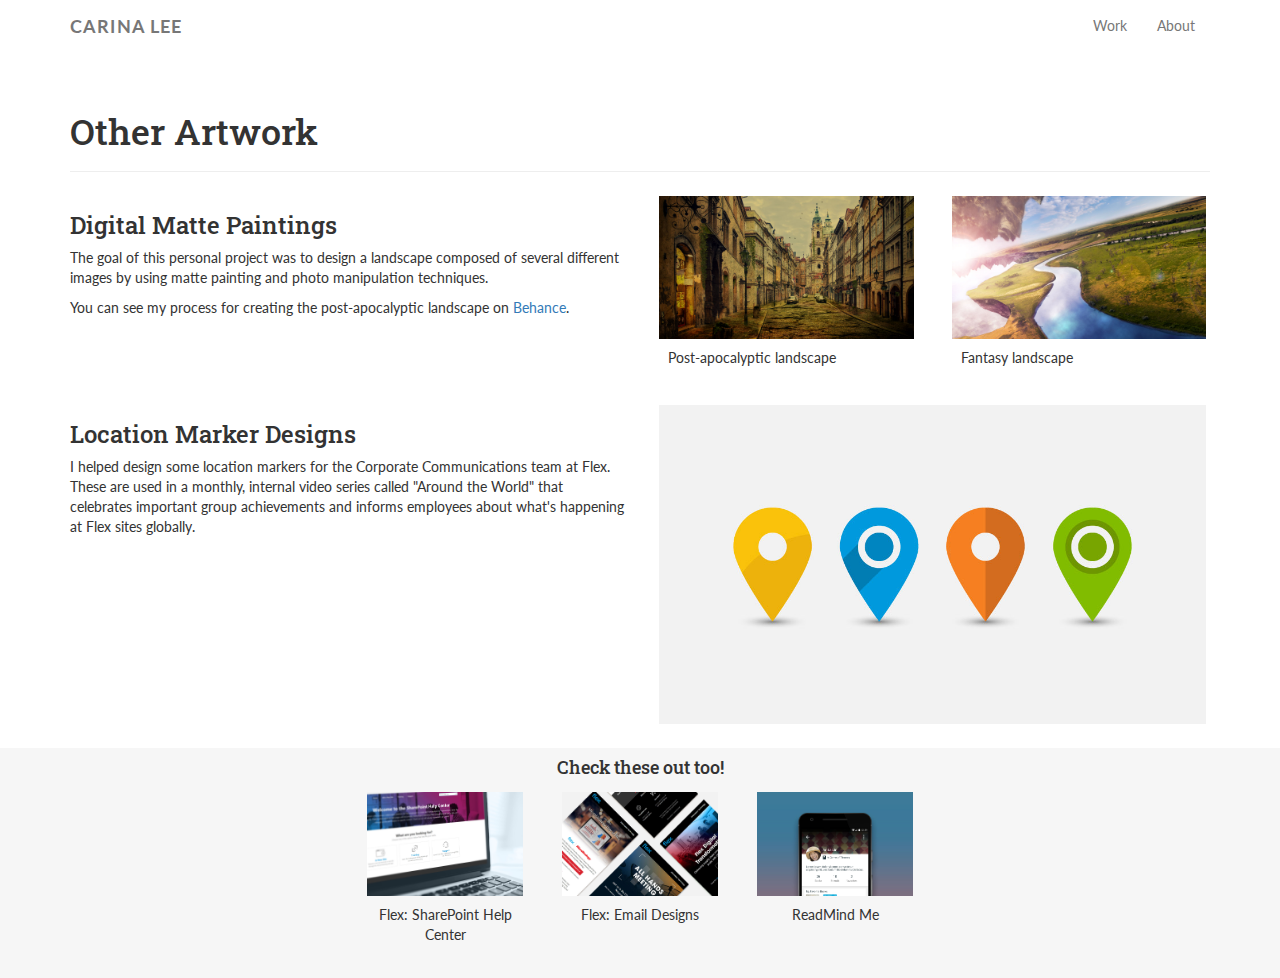
<file: other/index.html>
<!DOCTYPE html>
<html lang="en">
  <head>
    <meta charset="utf-8">
    <meta http-equiv="X-UA-Compatible" content="IE=edge">
    <meta name="viewport" content="width=device-width, initial-scale=1">

    <title>Other Artwork | Carina Lee</title>

    <!-- Latest compiled and minified CSS -->
    <link rel="stylesheet" href="https://maxcdn.bootstrapcdn.com/bootstrap/3.3.7/css/bootstrap.min.css" integrity="sha384-BVYiiSIFeK1dGmJRAkycuHAHRg32OmUcww7on3RYdg4Va+PmSTsz/K68vbdEjh4u" crossorigin="anonymous">

    <!-- Import custom fonts -->
    <link href="https://fonts.googleapis.com/css?family=Lato" rel="stylesheet">
    <link href="https://fonts.googleapis.com/css?family=Roboto+Slab" rel="stylesheet">

    <!-- Custom Bootstrap css -->
    <link href="../css/custom-bootstrap.css" rel="stylesheet">
  </head>
  <body>
    <nav class="navbar navbar-default">
      <div class="container">
        <div class="navbar-header">
          <button type="button" class="navbar-toggle" data-toggle="collapse" data-target="#myNavbar">
            <span class="icon-bar"></span>
            <span class="icon-bar"></span>
            <span class="icon-bar"></span>
          </button>
          <a class="navbar-brand text-uppercase" href="../">Carina Lee</a>
        </div>
        <div class="collapse navbar-collapse" id="myNavbar">
          <ul class="nav navbar-nav navbar-right">
            <li>
              <a href="../">Work</a>
            </li>
            <li>
              <a href="../about">About</a>
            </li>
          </ul>
        </div>
      </div>
    </nav>

    <!-- Page header -->
    <div class="container">
      <div class="page-header">
        <h1>Other Artwork</h1>
      </div>
    </div>

    <div class="container">
      <div class="row">
        <div class="col-lg-6">
          <h2 class="h3">Digital Matte Paintings</h2>
          <p>The goal of this personal project was to design a landscape composed of several different images by using matte painting and photo manipulation techniques.</p>
          <p>You can see my process for creating the post-apocalyptic landscape on <a href="https://www.behance.net/gallery/64139999/Landscapes" target="_blank">Behance</a>.</p>
        </div>
        <div class="col-lg-6">
          <div class="row">
            <div class="col-lg-6">
              <div class="thumbnail">
                <img src="../images/other-landscape-01.jpg" alt="" class="img-responsive">
                <div class="caption">Post-apocalyptic landscape</div>
              </div>
            </div>
            <div class="col-lg-6">
              <div class="thumbnail">
                <img src="../images/other-landscape-02.jpg" alt="" class="img-responsive">
                <div class="caption">Fantasy landscape</div>
              </div>
            </div>
          </div>
        </div>
      </div>
      <div class="row">
        <div class="col-lg-6">
          <h2 class="h3">Location Marker Designs</h2>
          <p>I helped design some location markers for the Corporate Communications team at Flex. These are used in a monthly, internal video series called "Around the World" that celebrates important group achievements and informs employees about what's happening at Flex sites globally.</p>
        </div>
        <div class="col-lg-6">
          <div class="thumbnail">
            <img src="../images/other-location-markers.jpg" alt="" class="img-responsive">
          </div>
        </div>
      </div>
    </div>

    <!--Bottom navigation -->
    <div class="bg-light-gray">
      <div class="container text-center">
        <h3 class="h4">Check these out too!</h3>
        <div class="row">
          <div class="col-lg-3">

          </div>
          <div class="col-lg-2">
            <div class="thumbnail">
              <a href="../flex-sharepoint">
                <img src="../images/cover-sharepoint.jpg" alt="" class="img-responsive">
                <div class="caption">Flex: SharePoint Help Center</div>
              </a>
            </div>
          </div>
          <div class="col-lg-2">
            <div class="thumbnail">
              <a href="../flex-emails">
                <img src="../images/cover-email-designs.jpg" alt="" class="img-responsive">
                <div class="caption">Flex: Email Designs</div>
              </a>
            </div>
          </div>
          <div class="col-lg-2">
            <div class="thumbnail">
              <a href="../readmind-me">
                <img src="../images/cover-readmind-me.jpg" alt="" class="img-responsive">
                <div class="caption">ReadMind Me</div>
              </a>
            </div>
          </div>
          <div class="col-lg-3">

          </div>
        </div>
      </div>
    </div>

    <!-- jQuery (necessary for Bootstrap's JavaScript plugins) -->
    <script src="https://ajax.googleapis.com/ajax/libs/jquery/1.12.4/jquery.min.js"></script>

    <!-- Latest compiled and minified JavaScript -->
    <script src="https://maxcdn.bootstrapcdn.com/bootstrap/3.3.7/js/bootstrap.min.js" integrity="sha384-Tc5IQib027qvyjSMfHjOMaLkfuWVxZxUPnCJA7l2mCWNIpG9mGCD8wGNIcPD7Txa" crossorigin="anonymous"></script>
  </body>
</html>
</file>
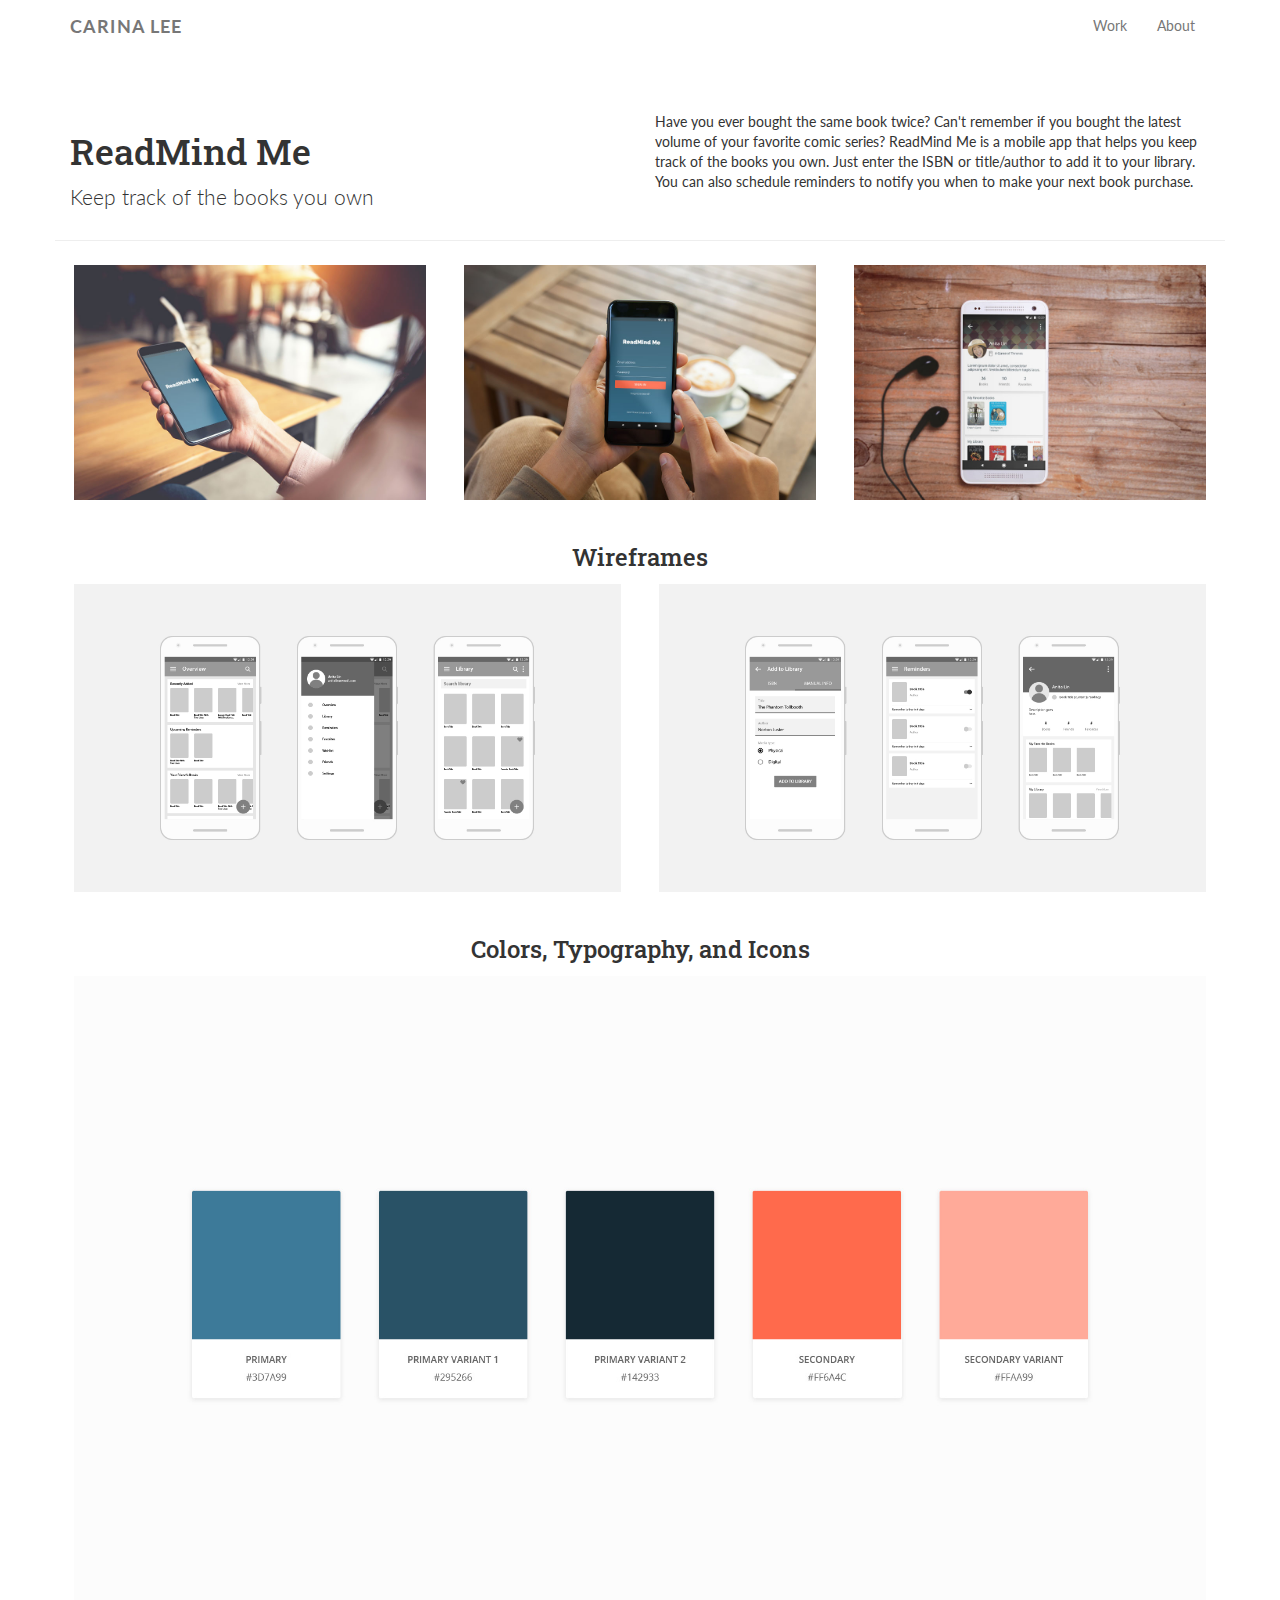
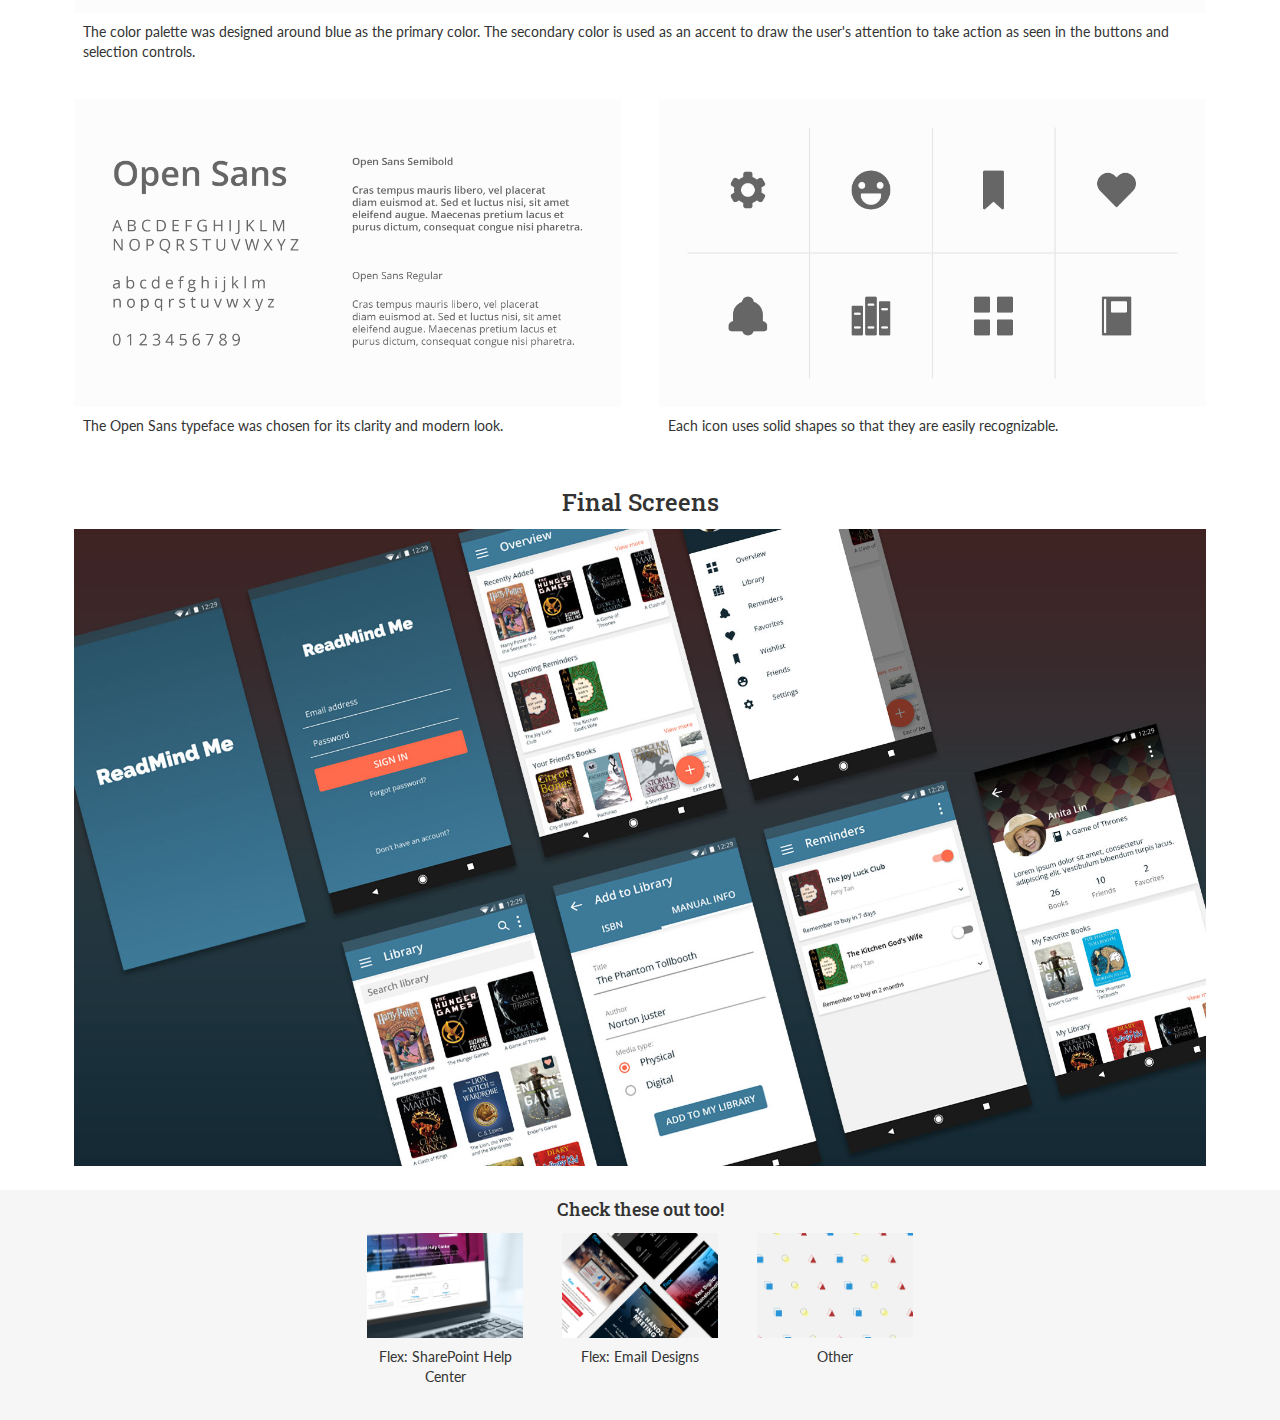
<file: readmind-me/index.html>
<!DOCTYPE html>
<html lang="en">
  <head>
    <meta charset="utf-8">
    <meta http-equiv="X-UA-Compatible" content="IE=edge">
    <meta name="viewport" content="width=device-width, initial-scale=1">

    <title>ReadMind Me | Carina Lee</title>

    <!-- Latest compiled and minified CSS -->
    <link rel="stylesheet" href="https://maxcdn.bootstrapcdn.com/bootstrap/3.3.7/css/bootstrap.min.css" integrity="sha384-BVYiiSIFeK1dGmJRAkycuHAHRg32OmUcww7on3RYdg4Va+PmSTsz/K68vbdEjh4u" crossorigin="anonymous">

    <!-- Import custom fonts -->
    <link href="https://fonts.googleapis.com/css?family=Lato" rel="stylesheet">
    <link href="https://fonts.googleapis.com/css?family=Roboto+Slab" rel="stylesheet">

    <!-- Custom Bootstrap css -->
    <link href="../css/custom-bootstrap.css" rel="stylesheet">
  </head>
  <body>
    <!-- Top navigation -->
    <nav class="navbar navbar-default">
      <div class="container">
        <div class="navbar-header">
          <button type="button" class="navbar-toggle" data-toggle="collapse" data-target="#myNavbar">
            <span class="icon-bar"></span>
            <span class="icon-bar"></span>
            <span class="icon-bar"></span>
          </button>
          <a class="navbar-brand text-uppercase" href="../">Carina Lee</a>
        </div>
        <div class="collapse navbar-collapse" id="myNavbar">
          <ul class="nav navbar-nav navbar-right">
            <li>
              <a href="../">Work</a>
            </li>
            <li>
              <a href="../about">About</a>
            </li>
          </ul>
        </div>
      </div>
    </nav>

    <!-- Page header -->
    <div class="container">
      <div class="row page-header">
        <div class="col-lg-6">
          <h1>ReadMind Me</h1>
          <p class="lead">Keep track of the books you own</p>
        </div>
        <div class="col-lg-6">
          <p>Have you ever bought the same book twice? Can't remember if you bought the latest volume of your favorite comic series? ReadMind Me is a mobile app that helps you keep track of the books you own. Just enter the ISBN or title/author to add it to your library. You can also schedule reminders to notify you when to make your next book purchase.</p>
        </div>
      </div>
    </div>

    <div class="container">
      <div class="row">
        <div class="col-lg-4">
          <div class="thumbnail">
            <img src="../images/readmind-me-01.jpg" alt="" class="img-responsive">
          </div>
        </div>
        <div class="col-lg-4">
          <div class="thumbnail">
            <img src="../images/readmind-me-02.jpg" alt="" class="img-responsive">
          </div>
        </div>
        <div class="col-lg-4">
          <div class="thumbnail">
            <img src="../images/readmind-me-03.jpg" alt="" class="img-responsive">
          </div>
        </div>
      </div>
      <div class="row">
        <div class="col-lg-12">
          <h2 class="h3 text-center">Wireframes</h2>
        </div>
      </div>
      <div class="row">
        <div class="col-lg-6">
          <div class="thumbnail">
            <img src="../images/readmind-me-wireframes-01.jpg" alt="" class="img-responsive">
          </div>
        </div>
        <div class="col-lg-6">
          <div class="thumbnail">
            <img src="../images/readmind-me-wireframes-02.jpg" alt="" class="img-responsive">
          </div>
        </div>
      </div>
      <div class="row">
        <div class="col-lg-12">
          <h2 class="h3 text-center">Colors, Typography, and Icons</h2>
        </div>
      </div>
      <div class="row">
        <div class="col-lg-12">
          <div class="thumbnail">
            <img src="../images/readmind-me-colors.jpg" alt="" class="img-responsive">
            <div class="caption">The color palette was designed around blue as the primary color. The secondary color is used as an accent to draw the user's attention to take action as seen in the buttons and selection controls.</div>
          </div>
        </div>
      </div>
      <div class="row">
        <div class="col-lg-6">
          <div class="thumbnail">
            <img src="../images/readmind-me-typography.jpg" alt="" class="img-responsive">
            <div class="caption">The Open Sans typeface was chosen for its clarity and modern look.</div>
          </div>
        </div>
        <div class="col-lg-6">
          <div class="thumbnail">
            <img src="../images/readmind-me-iconography.jpg" alt="" class="img-responsive">
            <div class="caption">Each icon uses solid shapes so that they are easily recognizable.</div>
          </div>
        </div>
      </div>
      <div class="row">
        <div class="col-lg-12">
          <h2 class="h3 text-center">Final Screens</h2>
        </div>
      </div>
      <div class="row">
        <div class="col-lg-12">
          <div class="thumbnail">
            <img src="../images/readmind-me-final-screens.jpg" alt="" class="img-responsive">
          </div>
        </div>
      </div>
    </div>

    <!--Bottom navigation -->
    <div class="bg-light-gray">
      <div class="container text-center">
        <h3 class="h4">Check these out too!</h3>
        <div class="row">
          <div class="col-lg-3">

          </div>
          <div class="col-lg-2">
            <div class="thumbnail">
              <a href="../flex-sharepoint">
                <img src="../images/cover-sharepoint.jpg" alt="" class="img-responsive">
                <div class="caption">Flex: SharePoint Help Center</div>
              </a>
            </div>
          </div>
          <div class="col-lg-2">
            <div class="thumbnail">
              <a href="../flex-emails">
                <img src="../images/cover-email-designs.jpg" alt="" class="img-responsive">
                <div class="caption">Flex: Email Designs</div>
              </a>
            </div>
          </div>
          <div class="col-lg-2">
            <div class="thumbnail">
              <a href="../other">
                <img src="../images/generic.jpg" alt="" class="img-responsive">
                <div class="caption">Other</div>
              </a>
            </div>
          </div>
          <div class="col-lg-3">

          </div>
        </div>
      </div>
    </div>

    <!-- jQuery (necessary for Bootstrap's JavaScript plugins) -->
    <script src="https://ajax.googleapis.com/ajax/libs/jquery/1.12.4/jquery.min.js"></script>

    <!-- Latest compiled and minified JavaScript -->
    <script src="https://maxcdn.bootstrapcdn.com/bootstrap/3.3.7/js/bootstrap.min.js" integrity="sha384-Tc5IQib027qvyjSMfHjOMaLkfuWVxZxUPnCJA7l2mCWNIpG9mGCD8wGNIcPD7Txa" crossorigin="anonymous"></script>
  </body>
</html>
</file>
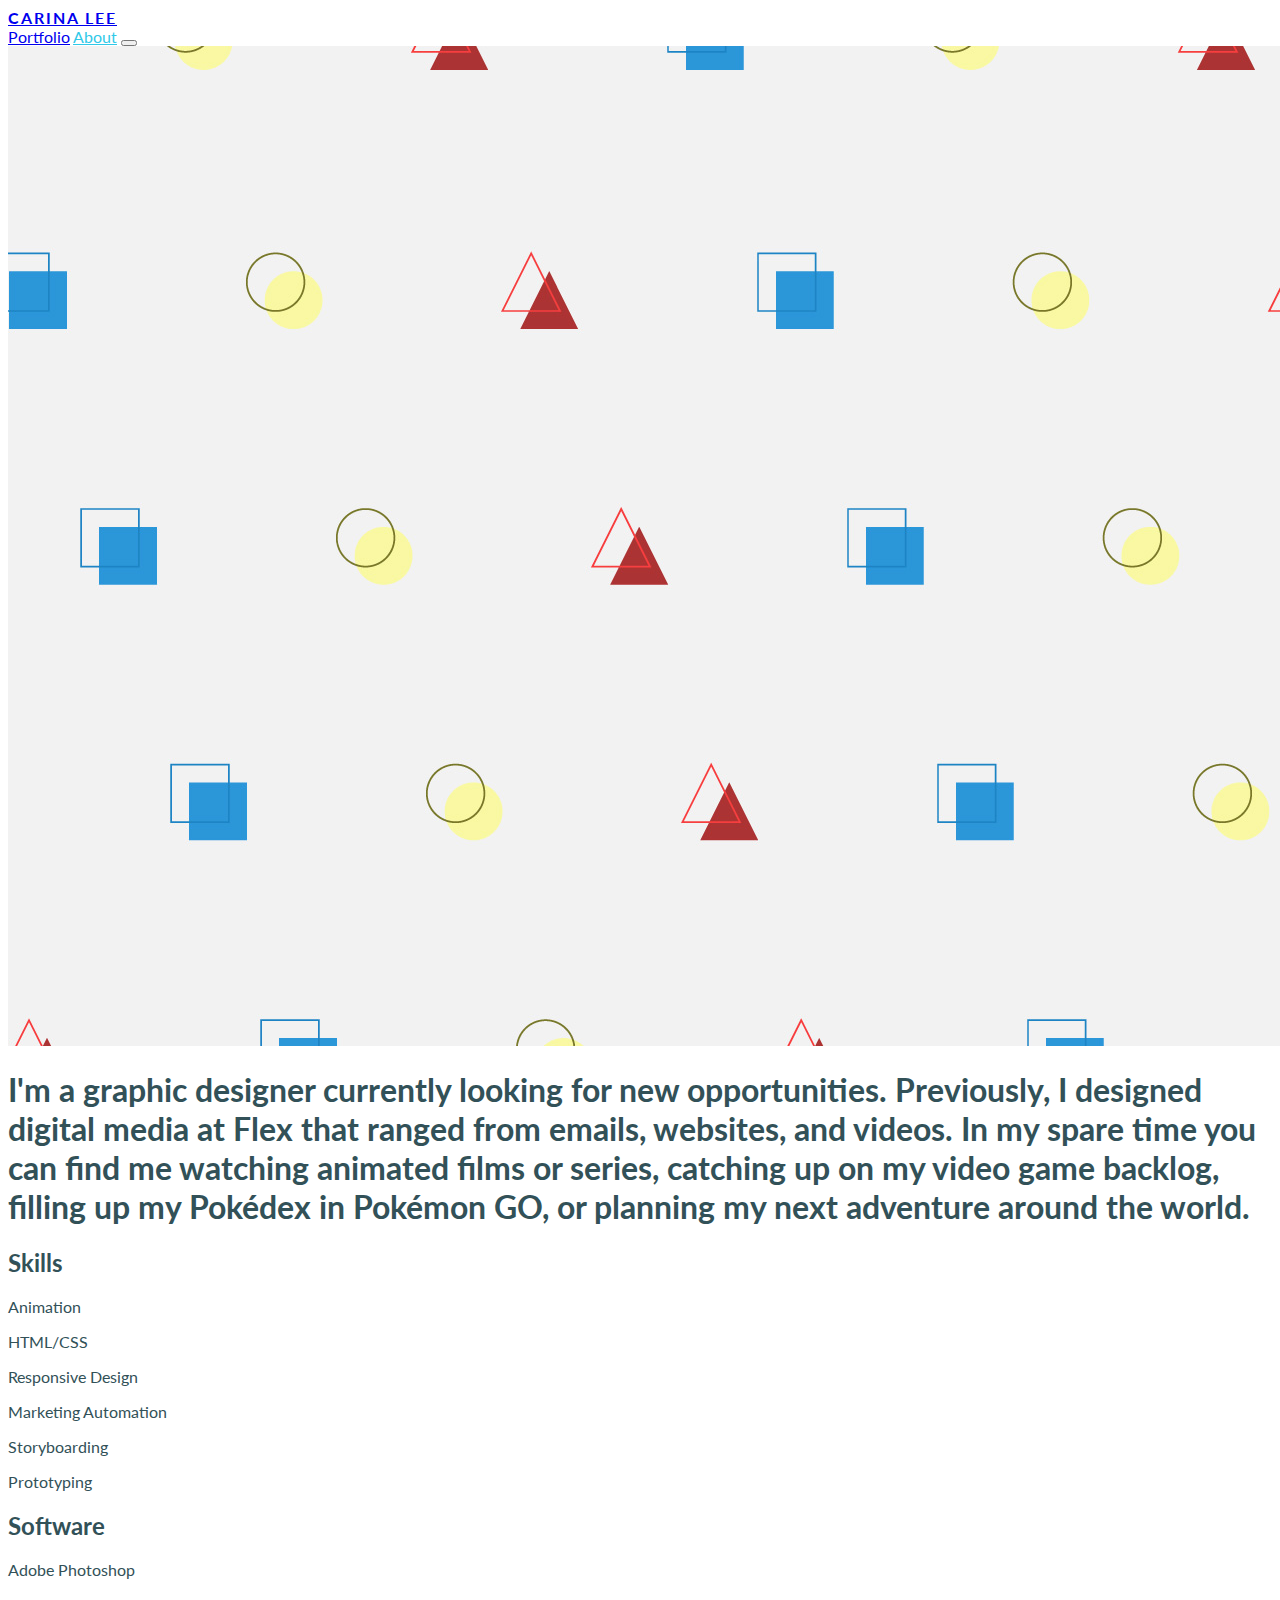
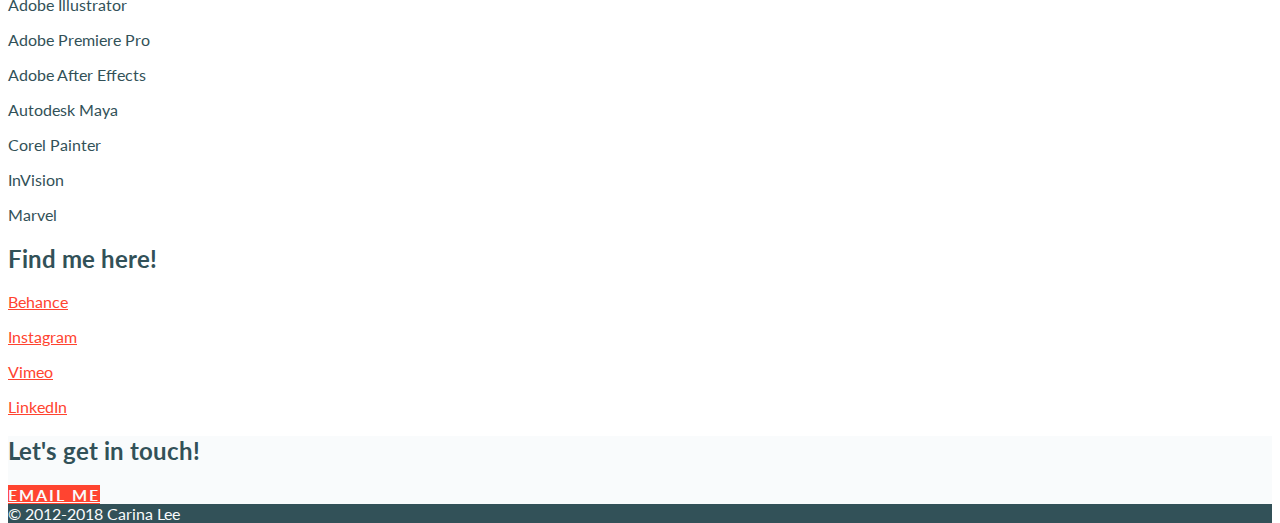
<file: about.html>
<!doctype html>
<html lang="en">
  <head>
    <title>About | Carina Lee</title>
    <meta charset="utf-8">
    <meta name="description" content="Hello world. I'm Carina — an artist, designer, and animator.">
    <meta name="keywords" content="carina lee, animation, digital artist, artist, digital designer, designer, graphic designer, visual designer, illustrator, animator">
    <meta name="author" content="Carina Lee">
    <meta name="viewport" content="width=device-width, initial-scale=1">
    <link rel="stylesheet" href="https://www.w3schools.com/w3css/4/w3pro.css">
    <link rel="stylesheet" href="css/custom-w3.css">
    <link rel="stylesheet" href="https://use.fontawesome.com/releases/v5.3.1/css/all.css" integrity="sha384-mzrmE5qonljUremFsqc01SB46JvROS7bZs3IO2EmfFsd15uHvIt+Y8vEf7N7fWAU" crossorigin="anonymous">
  </head>
  <body>
    <!-- Mobile Navigation -->
    <nav class="w3-sidebar w3-bar-block w3-secondary" style="display: none;" id="mySidebar">
      <div class="w3-display-topright">
        <button class="w3-bar-item w3-button w3-padding-16 w3-xlarge w3-hover-none w3-hover-text-white" onclick="w3_close()">&times;</button>
      </div>
      <div class="w3-display-middle">
        <a href="/" class="w3-bar-item w3-button w3-padding-large w3-large w3-hover-none w3-hover-text-white w3-mobile">Portfolio</a>
        <a href="about" class="w3-bar-item w3-button w3-padding-large w3-large w3-hover-none w3-hover-text-white w3-mobile">About</a>
      </div>
    </nav>

    <!-- Navigation -->
    <nav>
      <div class="w3-content w3-bar">
        <a href="/" class="w3-bar-item w3-button w3-padding-24 w3-hover-none w3-hover-text-primary w3-wide text-uppercase" style="font-weight: bold;">Carina Lee</a>
        <div class="w3-right">
          <a href="/" class="w3-bar-item w3-button w3-padding-24 w3-hover-none w3-hover-text-primary w3-hide-small">Portfolio</a>
          <a href="about" class="w3-bar-item w3-button w3-padding-24 w3-text-primary w3-hover-none w3-hover-text-primary w3-hide-small">About</a>
          <button class="w3-bar-item w3-button w3-padding-24 w3-hover-none w3-hide-large w3-hide-medium" onclick="w3_open()">
            <i class="fas fa-bars"></i>
          </button>
        </div>
      </div>
    </nav>

    <!-- Hero Section -->
    <header class="w3-content w3-padding-32">
      <div class="w3-cell-row">
        <div class="w3-cell w3-container w3-mobile">
          <img src="images/generic.jpg" class="w3-image" alt="Carina Lee">
        </div>
        <div class="w3-cell w3-cell-middle w3-container w3-mobile">
          <h1 class="w3-large">I'm a graphic designer currently looking for new opportunities. Previously, I designed digital media at Flex that ranged from emails, websites, and videos. In my spare time you can find me watching animated films or series, catching up on my video game backlog, filling up my Pok&eacute;dex in Pok&eacute;mon GO, or planning my next adventure around the world.</h1>
        </div>
      </div>
    </header>

    <!-- Page Content -->
    <section class="w3-content w3-padding-32">
      <div class="w3-row-padding">
        <div class="w3-third">
          <h2 class="w3-xlarge">Skills</h2>
          <p>Animation</p>
          <p>HTML/CSS</p>
          <p>Responsive Design</p>
          <p>Marketing Automation</p>
          <p>Storyboarding</p>
          <p>Prototyping</p>
        </div>
        <div class="w3-third">
          <h2 class="w3-xlarge">Software</h2>
          <p>Adobe Photoshop</p>
          <p>Adobe Illustrator</p>
          <p>Adobe Premiere Pro</p>
          <p>Adobe After Effects</p>
          <p>Autodesk Maya</p>
          <p>Corel Painter</p>
          <p>InVision</p>
          <p>Marvel</p>
        </div>
        <div class="w3-third">
          <h2 class="w3-xlarge">Find me here!</h2>
          <p><a href="//behance.net/carinalee" class="w3-text-secondary w3-hover-text-dark-gray" target="_blank">Behance</a></p>
          <p><a href="//instagram.com/carinamlee" class="w3-text-secondary w3-hover-text-dark-gray" target="_blank">Instagram</a></p>
          <p><a href="//vimeo.com/carinalee" class="w3-text-secondary w3-hover-text-dark-gray" target="_blank">Vimeo</a></p>
          <p><a href="//linkedin.com/in/carina-lee" class="w3-text-secondary w3-hover-text-dark-gray" target="_blank">LinkedIn</a></p>
        </div>
      </div>
    </section>

    <section class="w3-container w3-light-gray w3-padding-64 w3-center">
      <h2>Let's get in touch!</h2>
      <a href="mailto:carinamlee@gmail.com" class="w3-button w3-round-small w3-small w3-wide w3-padding-large w3-section w3-secondary w3-border w3-border-secondary w3-topbar w3-bottombar w3-rightbar w3-leftbar w3-hover-none w3-hover-text-secondary text-uppercase" style="font-weight: bold;">Email me</a>
    </section>

    <!-- Footer -->
    <footer class="w3-dark-gray w3-padding-24">
      <div class="w3-content w3-bar">
        <div class="w3-bar-item w3-right w3-mobile" style="padding: 0;">
          <a href="//behance.net/carinalee" class="w3-button w3-hover-none w3-hover-text-secondary" target="_blank">
            <i class="fab fa-behance fa-fw"></i>
          </a>
          <a href="//instagram.com/carinamlee" class="w3-button w3-hover-none w3-hover-text-secondary" target="_blank">
            <i class="fab fa-instagram fa-fw"></i>
          </a>
          <a href="//vimeo.com/carinalee" class="w3-button w3-hover-none w3-hover-text-secondary" target="_blank">
            <i class="fab fa-vimeo-v fa-fw"></i>
          </a>
          <a href="//linkedin.com/in/carina-lee" class="w3-button w3-hover-none w3-hover-text-secondary" target="_blank">
            <i class="fab fa-linkedin-in fa-fw"></i>
          </a>
        </div>
        <span class="w3-bar-item w3-mobile">&copy 2012-2018 Carina Lee</span>
      </div>
    </footer>

    <!-- JavaScript for Mobile Navigation -->
    <script src="js/mobile-navigation.js"></script>
  </body>
</html>
</file>
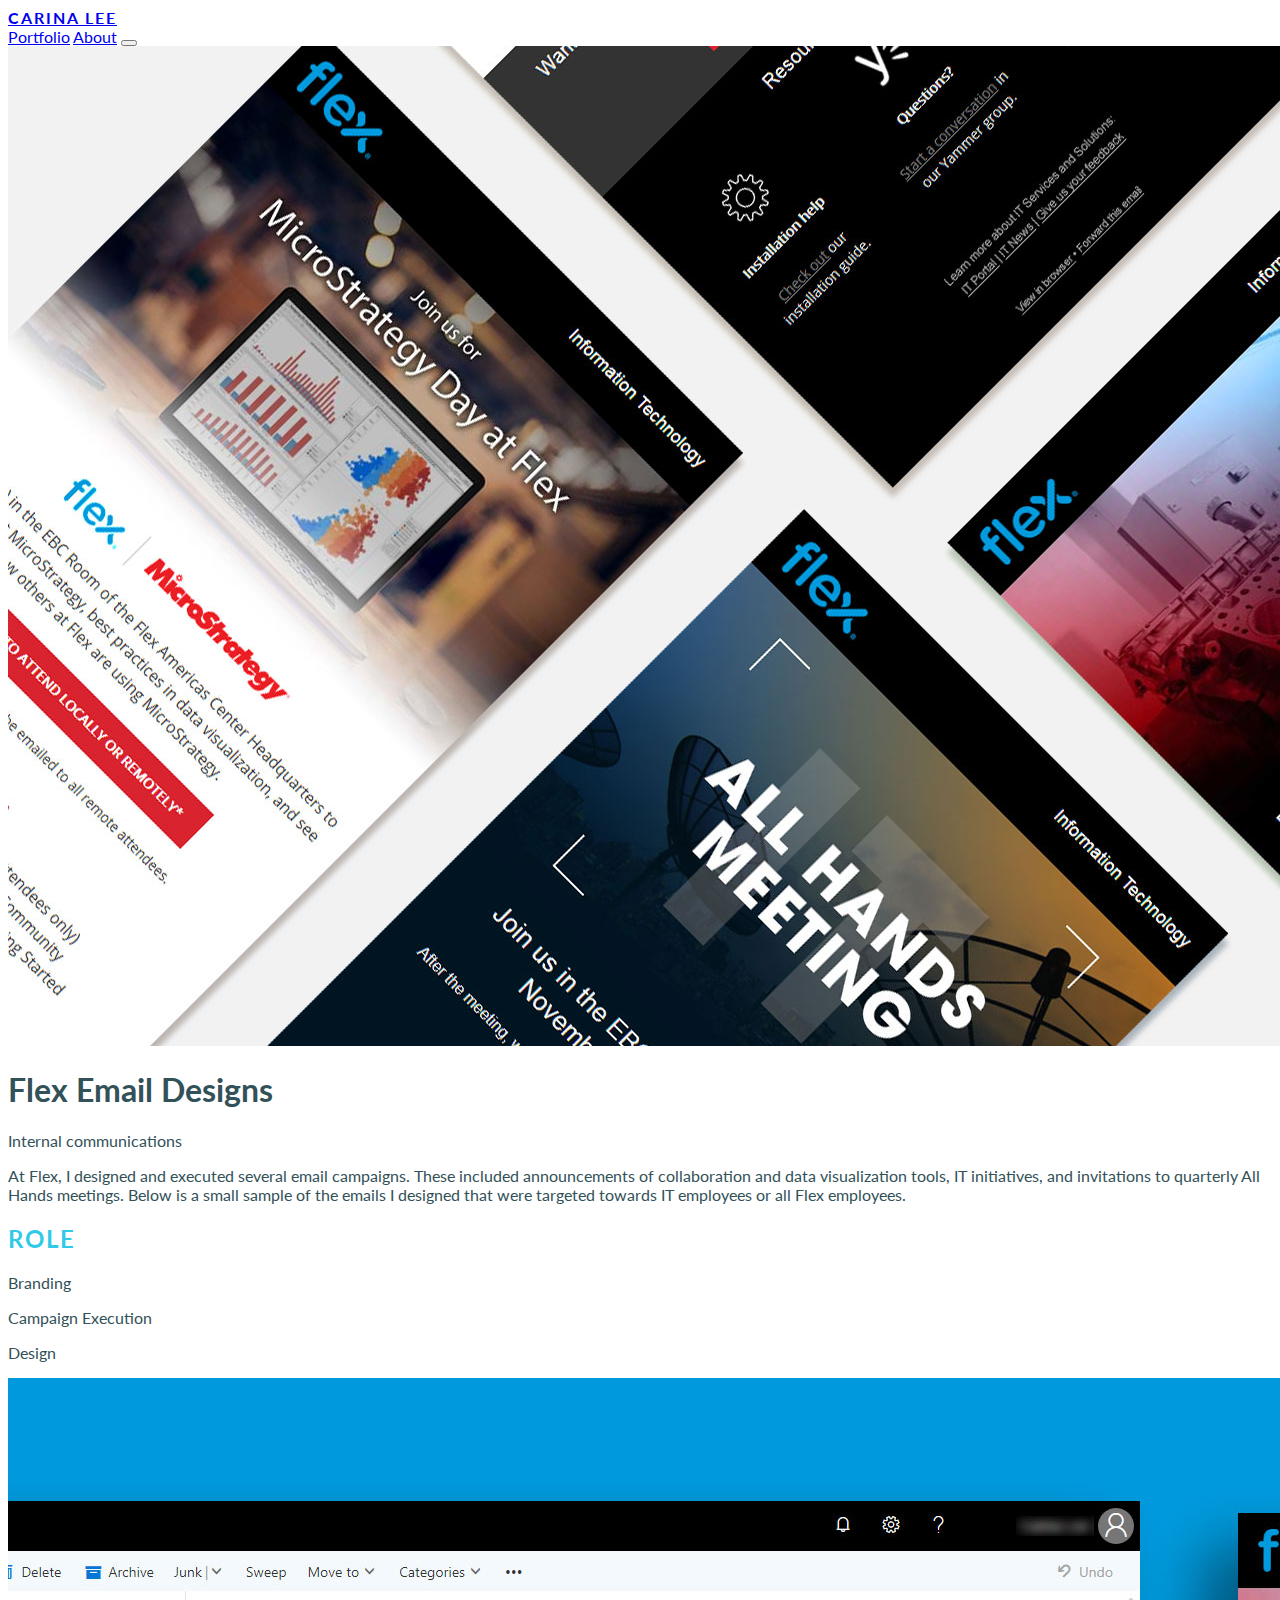
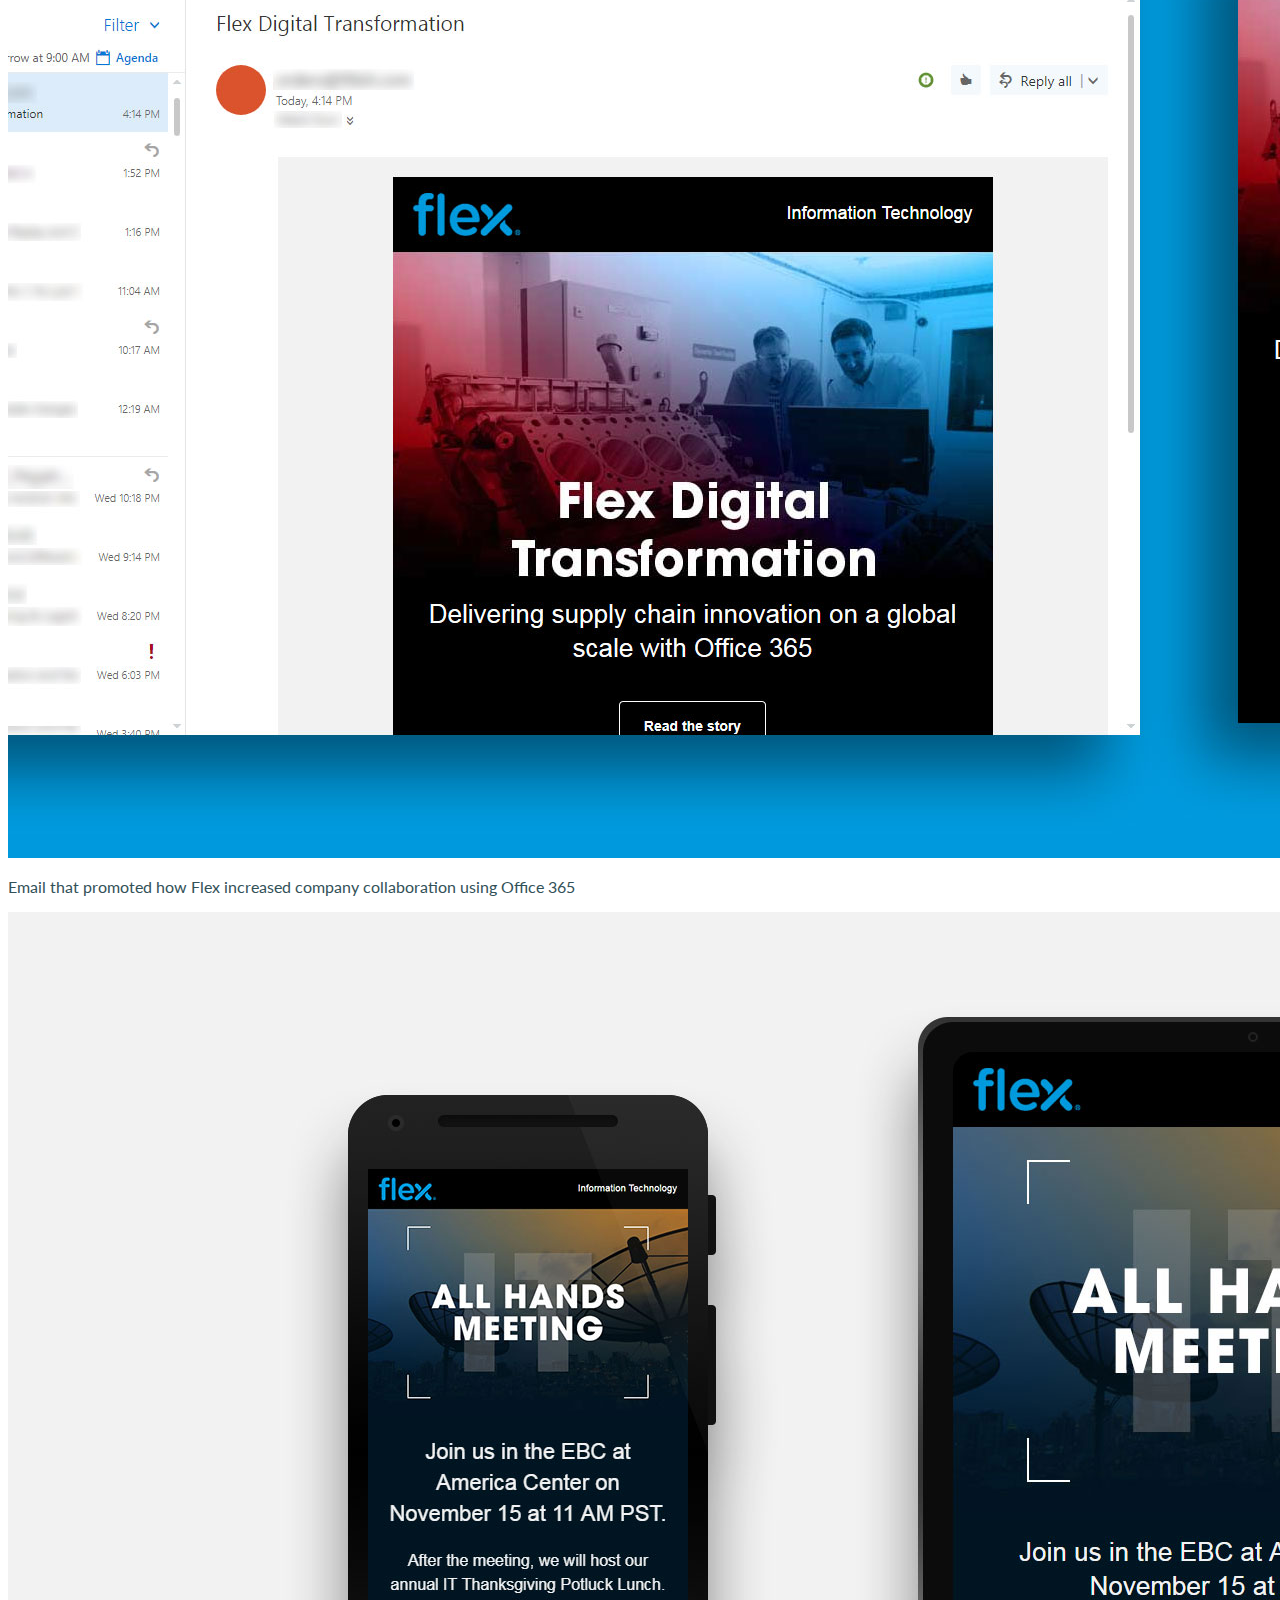
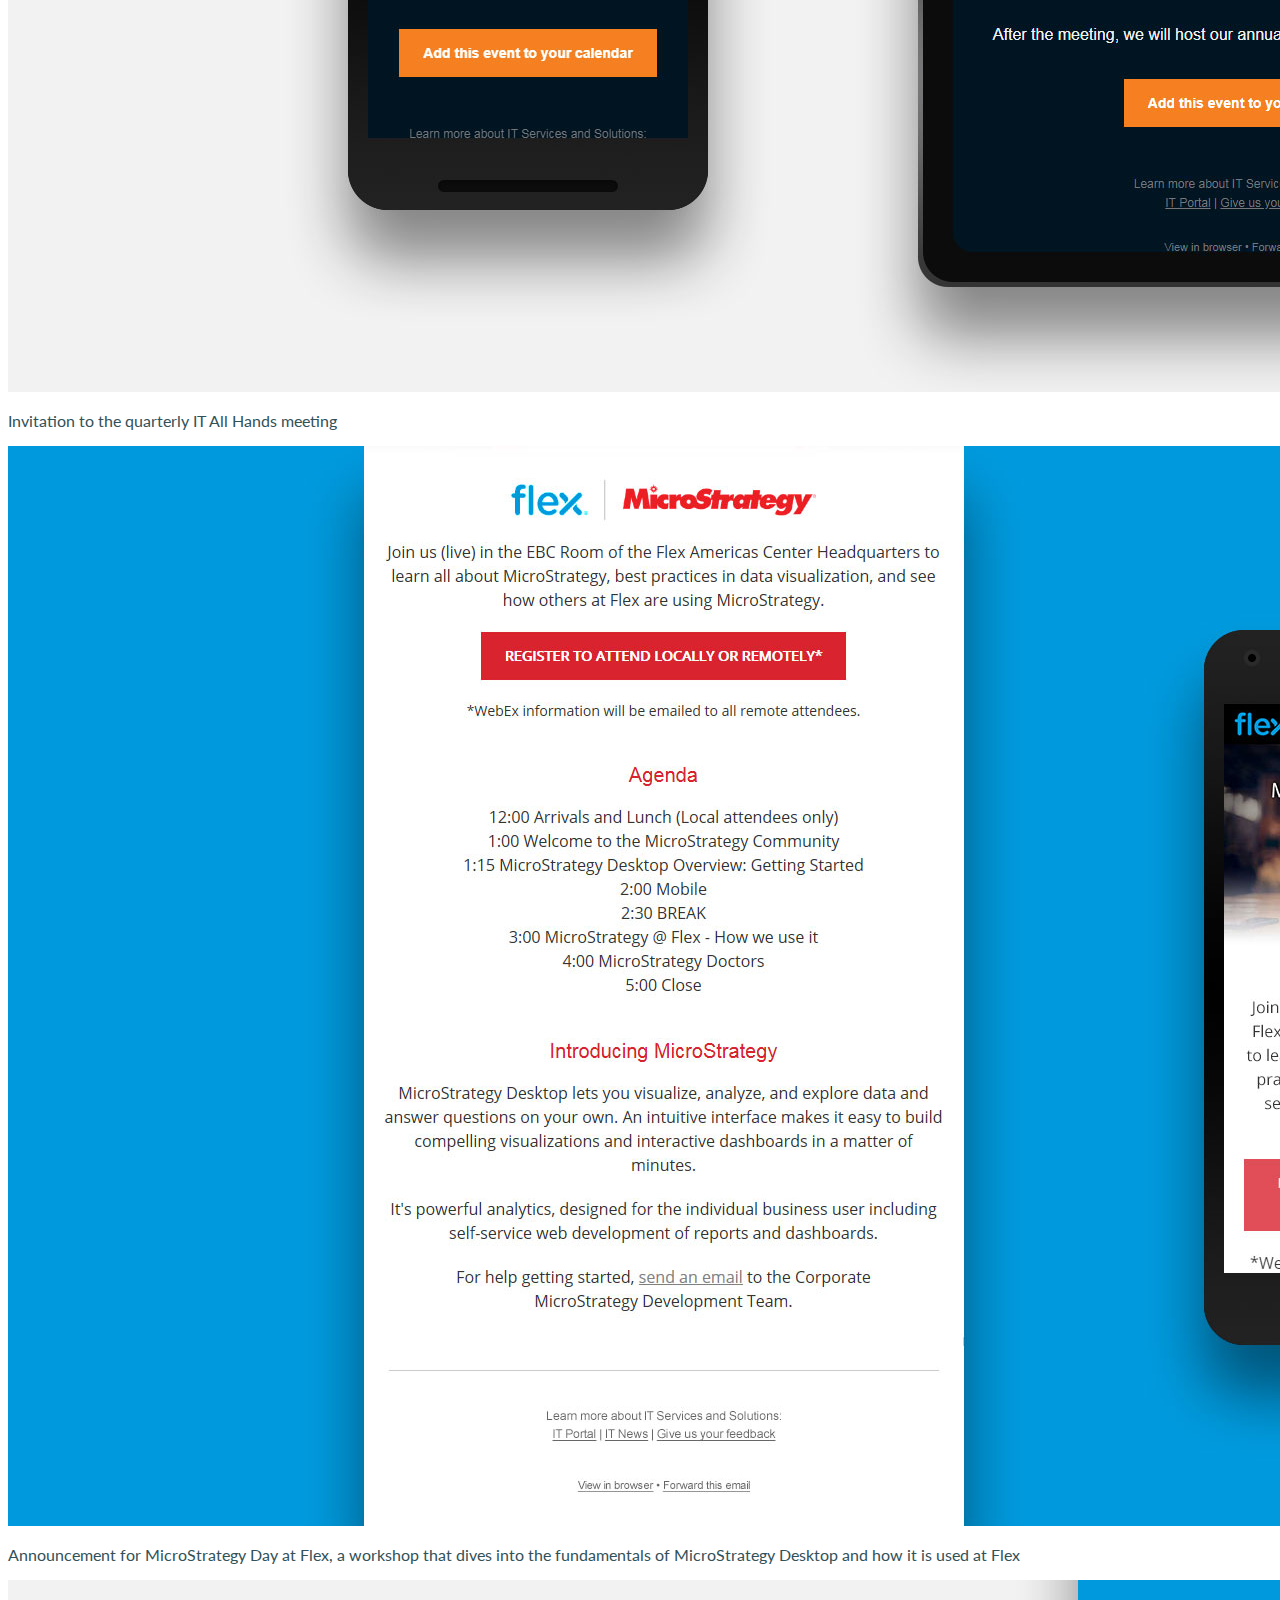
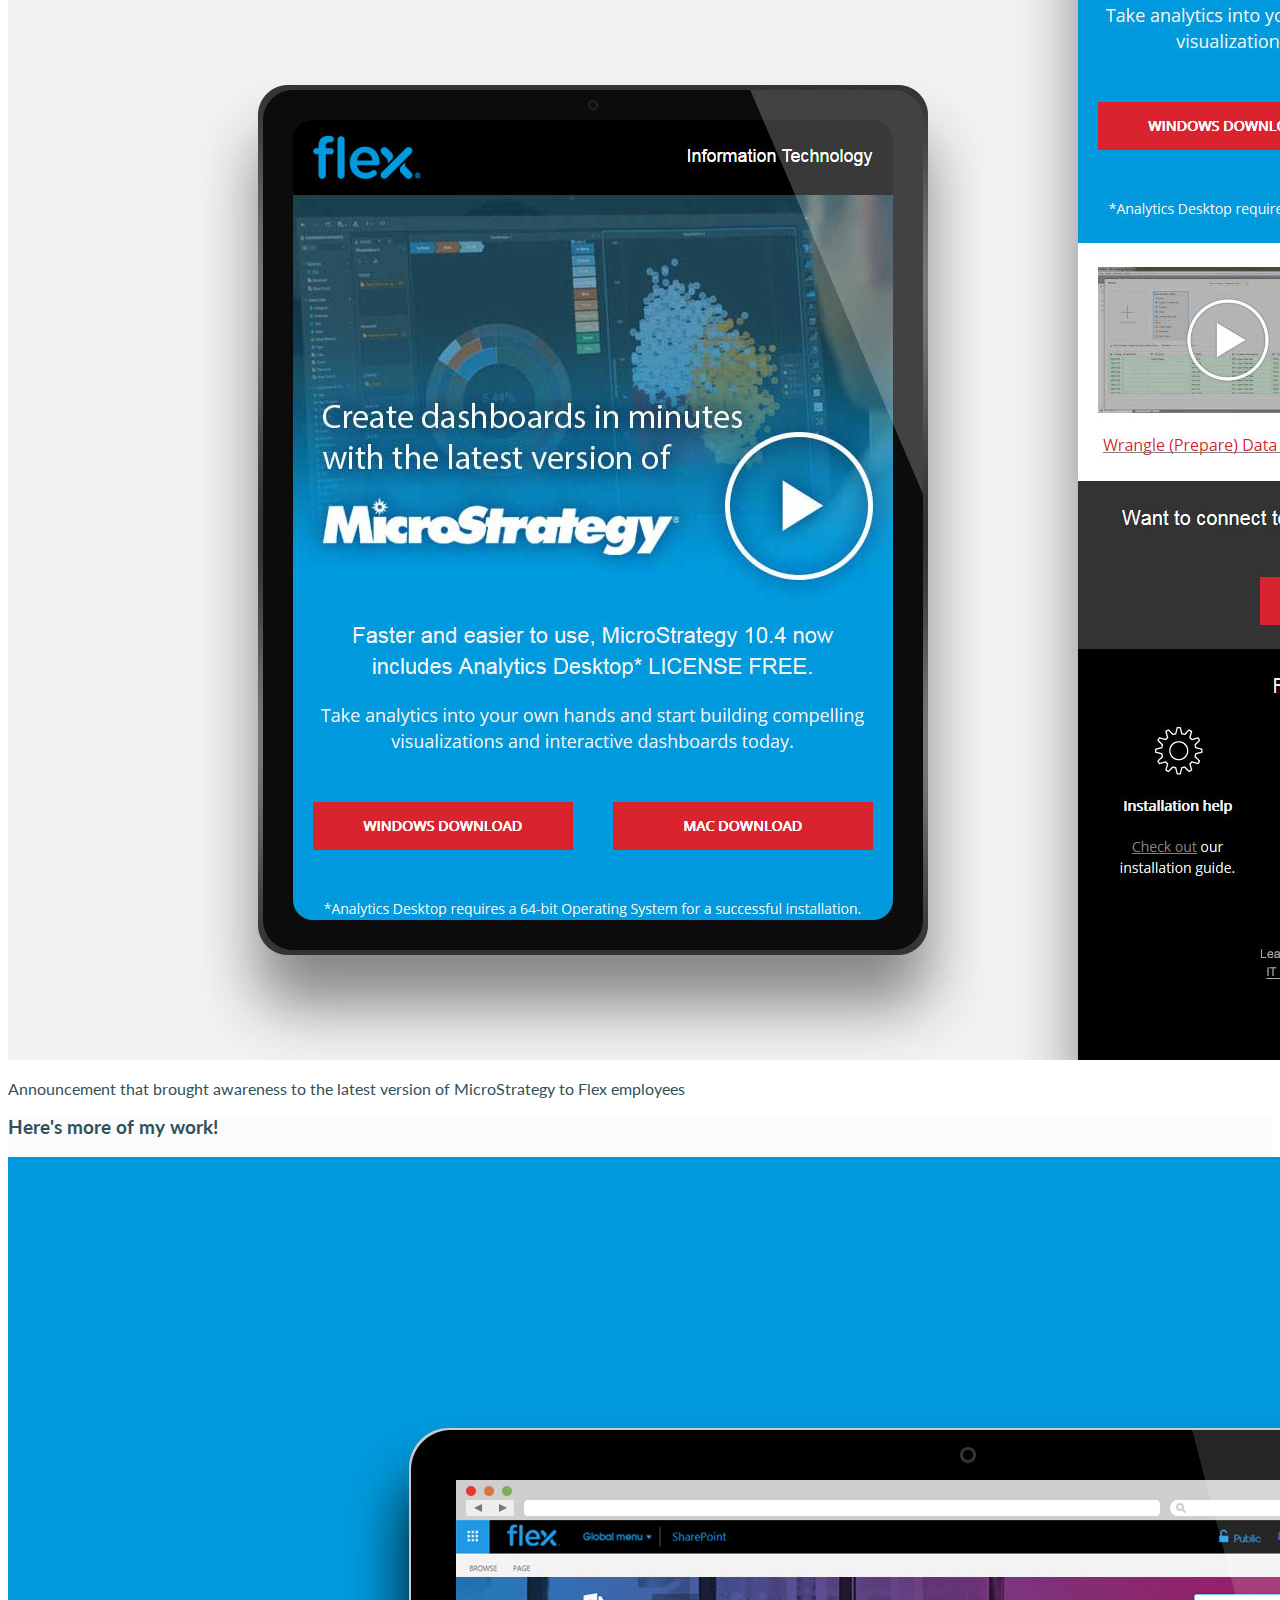
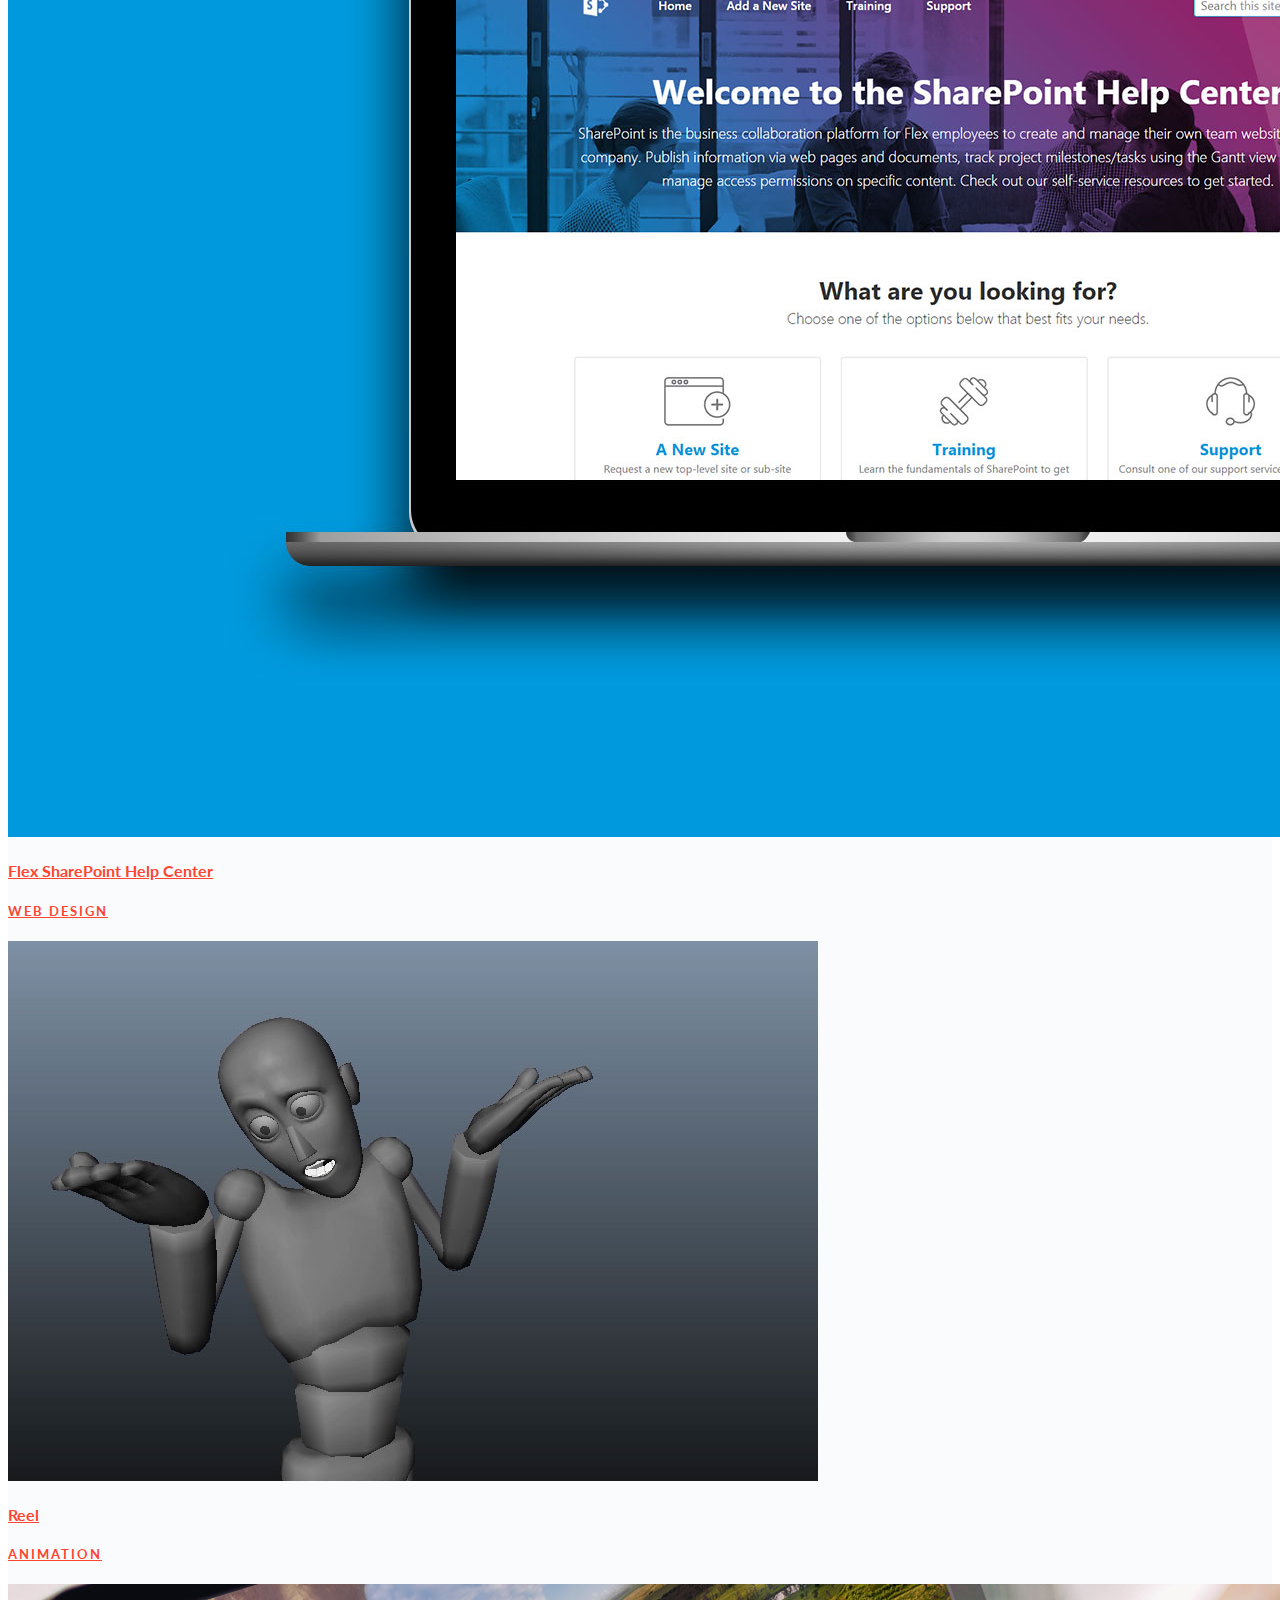
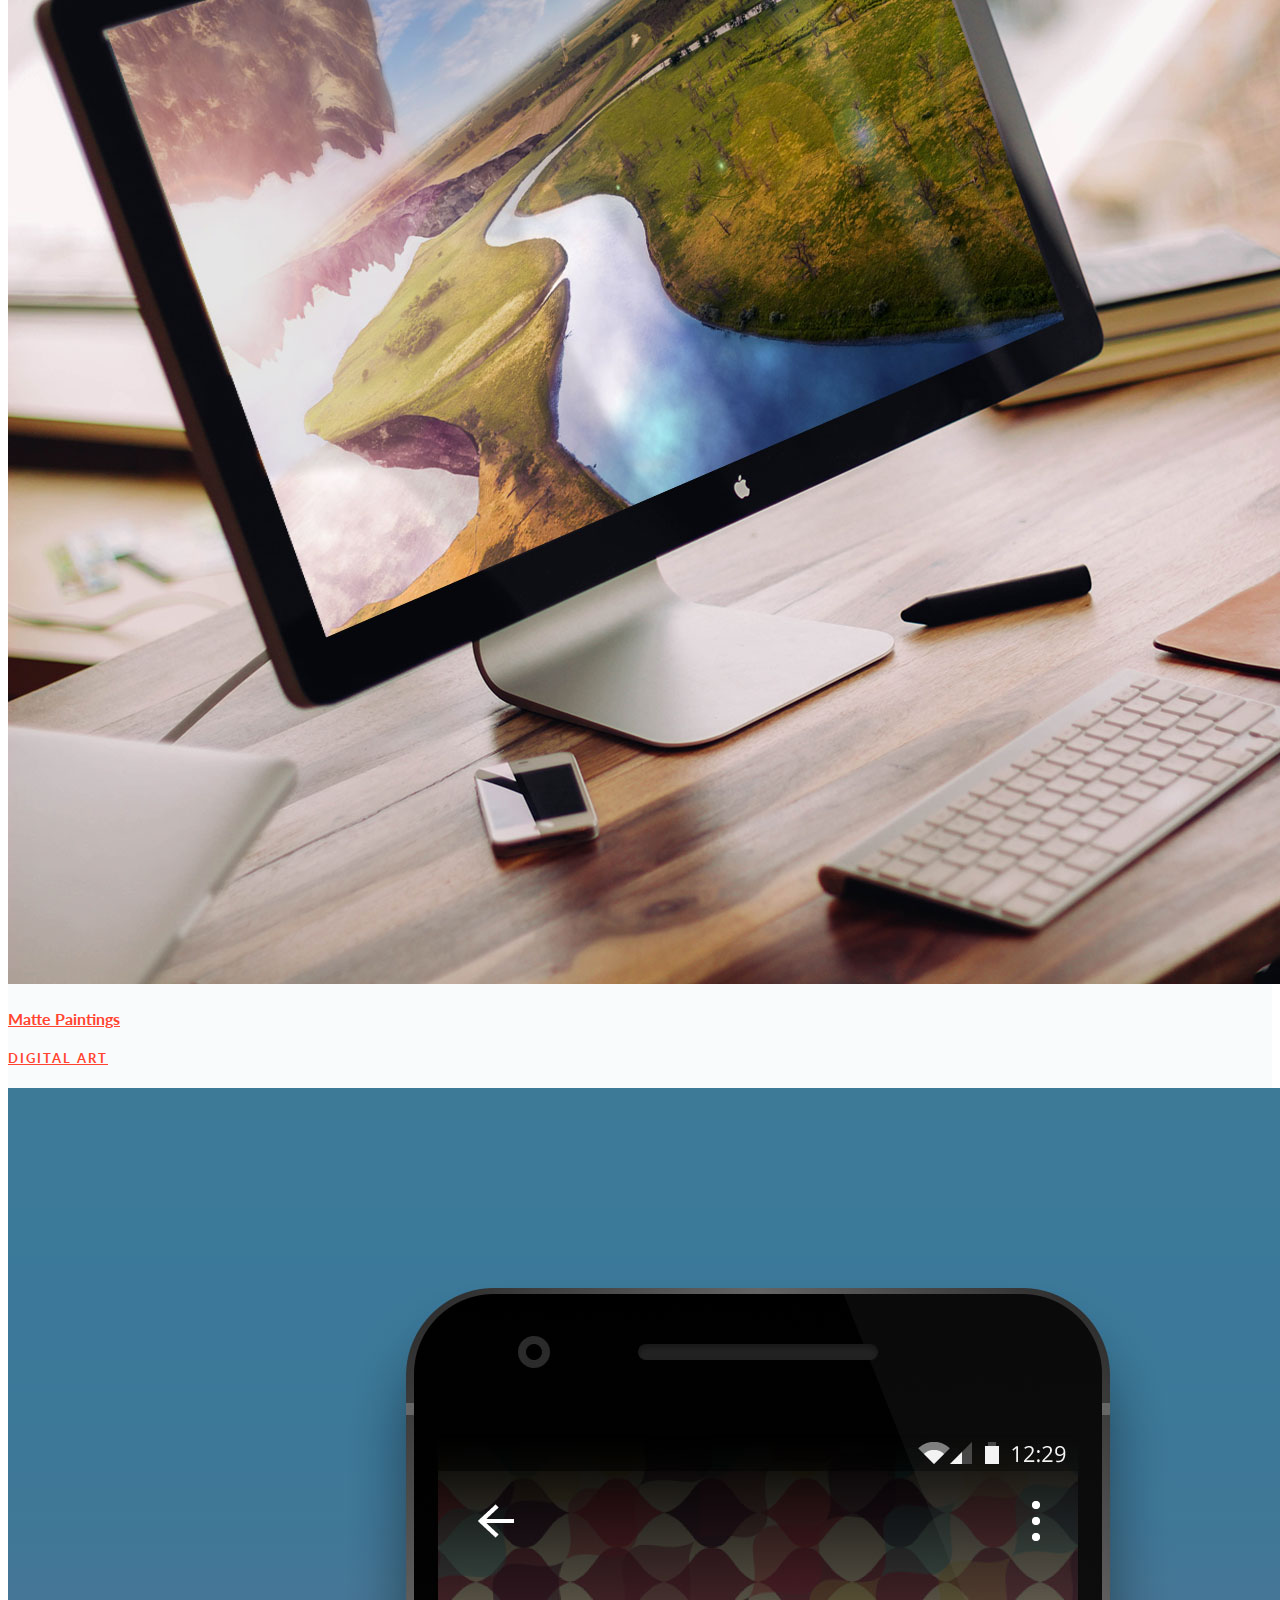
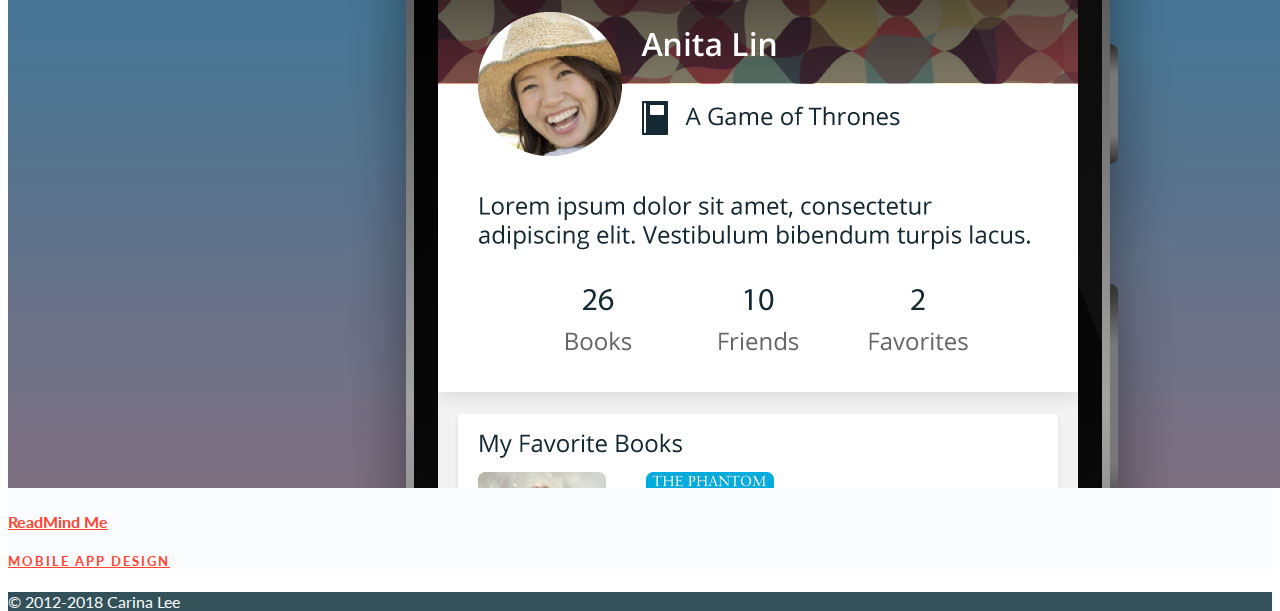
<file: flex-emails.html>
<!doctype html>
<html lang="en">
  <head>
    <title>Flex Email Designs | Carina Lee</title>
    <meta charset="utf-8">
    <meta name="description" content="Flex Email Designs | Carina Lee">
    <meta name="keywords" content="carina lee, animation, digital artist, artist, digital designer, designer, graphic designer, visual designer, illustrator, animator">
    <meta name="author" content="Carina Lee">
    <meta name="viewport" content="width=device-width, initial-scale=1">
    <link rel="stylesheet" href="https://www.w3schools.com/w3css/4/w3pro.css">
    <link rel="stylesheet" href="css/custom-w3.css">
    <link rel="stylesheet" href="https://use.fontawesome.com/releases/v5.3.1/css/all.css" integrity="sha384-mzrmE5qonljUremFsqc01SB46JvROS7bZs3IO2EmfFsd15uHvIt+Y8vEf7N7fWAU" crossorigin="anonymous">
  </head>
  <body>
    <!-- Mobile Navigation -->
    <nav class="w3-sidebar w3-bar-block w3-secondary" style="display: none;" id="mySidebar">
      <div class="w3-display-topright">
        <button class="w3-bar-item w3-button w3-padding-16 w3-xlarge w3-hover-none w3-hover-text-white" onclick="w3_close()">&times;</button>
      </div>
      <div class="w3-display-middle">
        <a href="/" class="w3-bar-item w3-button w3-padding-large w3-large w3-hover-none w3-hover-text-white w3-mobile">Portfolio</a>
        <a href="about" class="w3-bar-item w3-button w3-padding-large w3-large w3-hover-none w3-hover-text-white w3-mobile">About</a>
      </div>
    </nav>

    <!-- Navigation -->
    <nav>
      <div class="w3-content w3-bar">
        <a href="/" class="w3-bar-item w3-button w3-padding-24 w3-hover-none w3-hover-text-primary w3-wide text-uppercase" style="font-weight: bold;">Carina Lee</a>
        <div class="w3-right">
          <a href="/" class="w3-bar-item w3-button w3-padding-24 w3-hover-none w3-hover-text-primary w3-hide-small">Portfolio</a>
          <a href="about" class="w3-bar-item w3-button w3-padding-24 w3-hover-none w3-hover-text-primary w3-hide-small">About</a>
          <button class="w3-bar-item w3-button w3-padding-24 w3-hover-none w3-hide-large w3-hide-medium" onclick="w3_open()">
            <i class="fas fa-bars"></i>
          </button>
        </div>
      </div>
    </nav>

    <!-- Hero Section -->
    <header>
      <img src="images/cover-email-designs.jpg" class="w3-image" alt="Flex Email Designs cover image">
      <div class="w3-content w3-padding-64 w3-center">
        <h1 class="w3-margin">Flex Email Designs</h1>
        <p class="w3-xlarge w3-margin">Internal communications</p>
      </div>
    </header>

    <!-- Page Content -->
    <section class="w3-content">
      <div class="w3-row">
        <div class="w3-threequarter">
          <p class="w3-large w3-margin-right w3-margin-left">At Flex, I designed and executed several email campaigns. These included announcements of collaboration and data visualization tools, IT initiatives, and invitations to quarterly All Hands meetings. Below is a small sample of the emails I designed that were targeted towards IT employees or all Flex employees.</p>
        </div>
        <div class="w3-quarter">
          <h2 class="w3-text-primary w3-small w3-wide w3-margin-right w3-margin-left text-uppercase" style="font-weight: bold;">Role</h2>
          <p class="w3-margin-right w3-margin-left">Branding</p>
          <p class="w3-margin-right w3-margin-left">Campaign Execution</p>
          <p class="w3-margin-right w3-margin-left">Design</p>
        </div>
      </div>
      <div class="w3-container w3-padding-64">
        <img src="images/flex-digital-transformation.jpg" class="w3-image" alt="Flex Digital Transformation email">
        <p>Email that promoted how Flex increased company collaboration using Office 365</p>
      </div>
      <div class="w3-container w3-padding-64">
        <img src="images/it-all-hands.jpg" class="w3-image" alt="IT All Hands email">
        <p>Invitation to the quarterly IT All Hands meeting</p>
      </div>
      <div class="w3-container w3-padding-64">
        <img src="images/microstrategy-day-at-flex.jpg" class="w3-image" alt="MicroStrategy Day at Flex email">
        <p>Announcement for MicroStrategy Day at Flex, a workshop that dives into the fundamentals of MicroStrategy Desktop and how it is used at Flex</p>
      </div>
      <div class="w3-container w3-padding-64">
        <img src="images/microstrategy-update.jpg" class="w3-image" alt="MicroStrategy update email">
        <p>Announcement that brought awareness to the latest version of MicroStrategy to Flex employees</p>
      </div>
    </section>

    <section class="w3-container w3-light-gray w3-padding-64">
      <h3 class="w3-margin-bottom w3-center">Here's more of my work!</h3>
      <div class="w3-row">
        <a href="flex-sharepoint" class="w3-quarter w3-button w3-text-secondary w3-hover-none w3-hover-text-dark-gray">
          <img src="images/sharepoint-home.jpg" class="w3-image" alt="Flex SharePoint Help Center thumbnail">
          <h4 class="w3-large">Flex SharePoint Help Center</h4>
          <h5 class="w3-small w3-wide text-uppercase">Web Design</h5>
        </a>
        <a href="reel" class="w3-quarter w3-button w3-text-secondary w3-hover-none w3-hover-text-dark-gray">
          <img src="images/cover-reel.jpg" class="w3-image" alt="Demo Reel thumbnail">
          <h4 class="w3-large">Reel</h4>
          <h5 class="w3-small w3-wide text-uppercase">Animation</h5>
        </a>
        <a href="matte-paintings" class="w3-quarter w3-button w3-text-secondary w3-hover-none w3-hover-text-dark-gray">
          <img src="images/cover-matte-paintings.jpg" class="w3-image" alt="Matte Paintings thumbnail">
          <h4 class="w3-large">Matte Paintings</h4>
          <h5 class="w3-small w3-wide text-uppercase">Digital Art</h5>
        </a>
        <a href="readmind-me" class="w3-quarter w3-button w3-text-secondary w3-hover-none w3-hover-text-dark-gray">
          <img src="images/cover-readmind-me.jpg" class="w3-image" alt="ReadMind Me thumbnail">
          <h4 class="w3-large">ReadMind Me</h4>
          <h5 class="w3-small w3-wide text-uppercase">Mobile App Design</h5>
        </a>
      </div>
    </section>

    <!-- Footer -->
    <footer class="w3-dark-gray w3-padding-24">
      <div class="w3-content w3-bar">
        <div class="w3-bar-item w3-right w3-mobile" style="padding: 0;">
          <a href="//behance.net/carinalee" class="w3-button w3-hover-none w3-hover-text-secondary" target="_blank">
            <i class="fab fa-behance fa-fw"></i>
          </a>
          <a href="//instagram.com/carinamlee" class="w3-button w3-hover-none w3-hover-text-secondary" target="_blank">
            <i class="fab fa-instagram fa-fw"></i>
          </a>
          <a href="//vimeo.com/carinalee" class="w3-button w3-hover-none w3-hover-text-secondary" target="_blank">
            <i class="fab fa-vimeo-v fa-fw"></i>
          </a>
          <a href="//linkedin.com/in/carina-lee" class="w3-button w3-hover-none w3-hover-text-secondary" target="_blank">
            <i class="fab fa-linkedin-in fa-fw"></i>
          </a>
        </div>
        <span class="w3-bar-item w3-mobile">&copy 2012-2018 Carina Lee</span>
      </div>
    </footer>

    <!-- JavaScript for Mobile Navigation -->
    <script src="js/mobile-navigation.js"></script>
  </body>
</html>
</file>
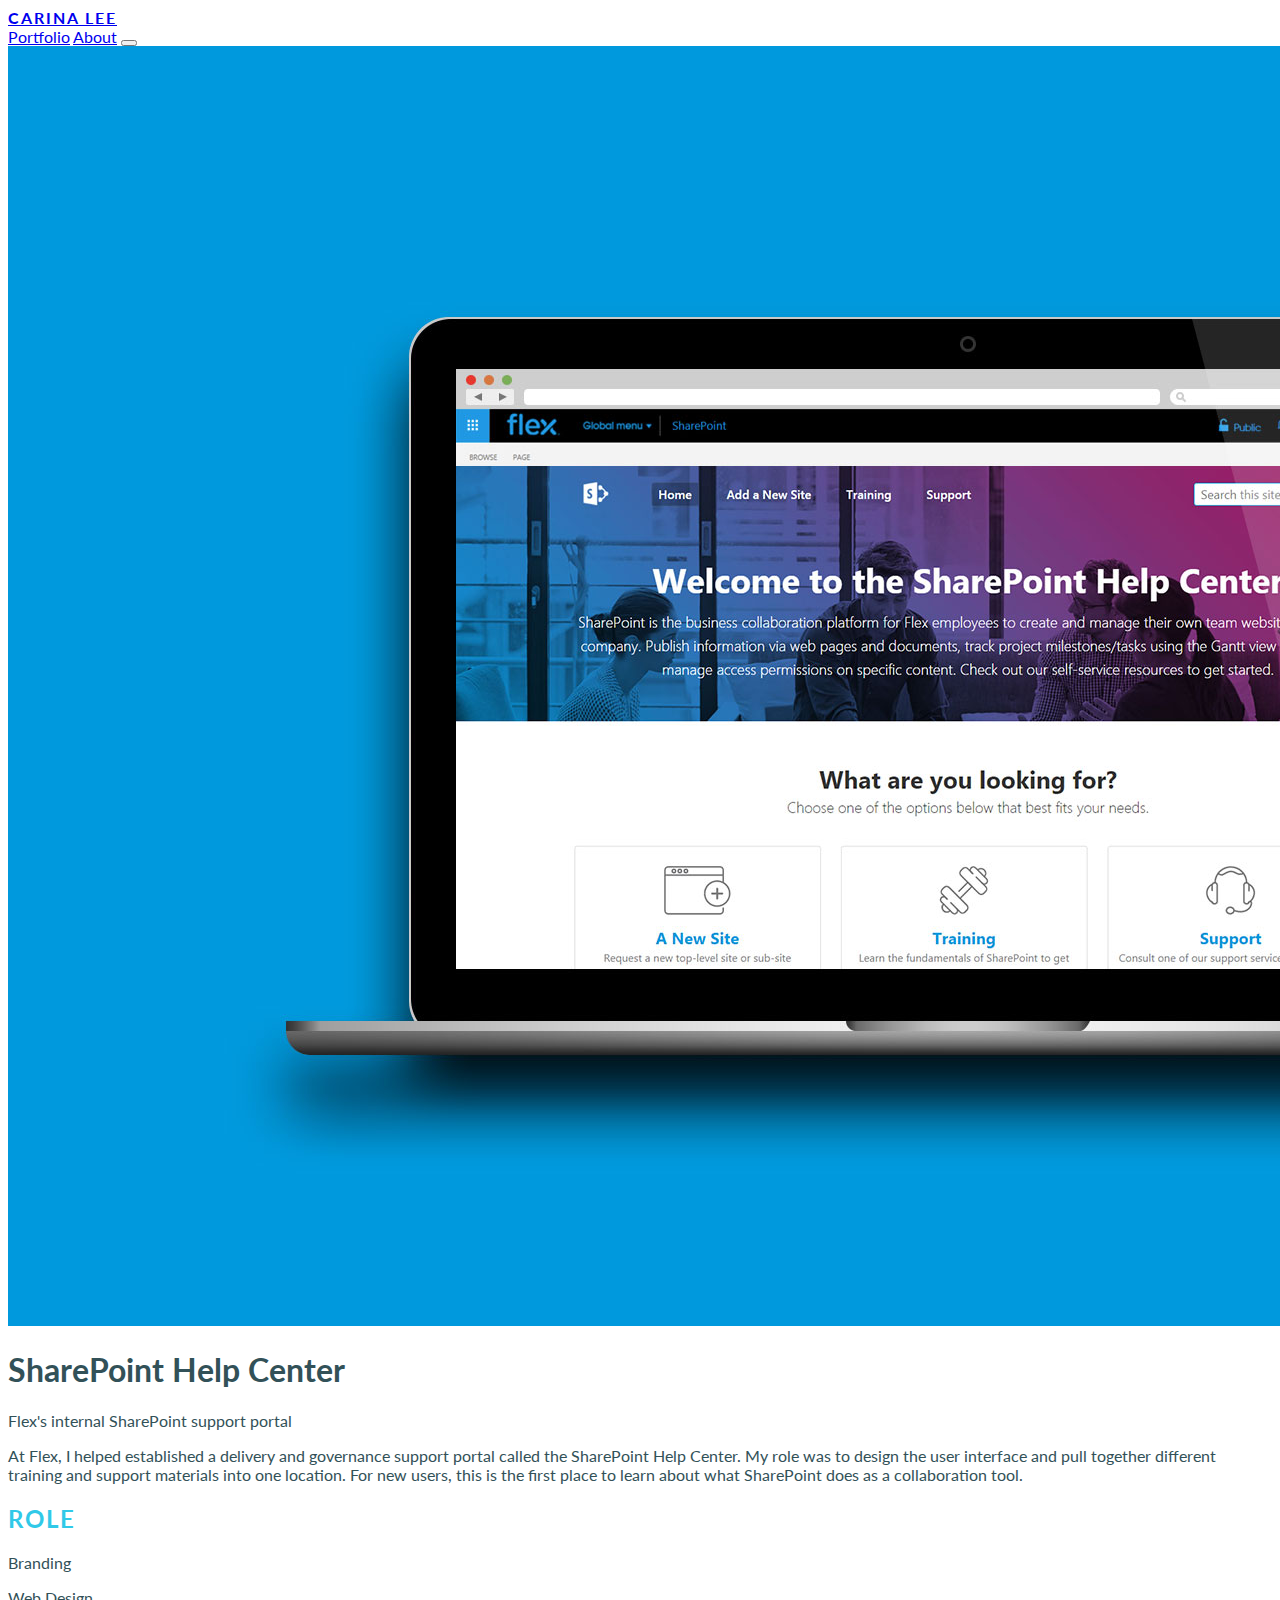
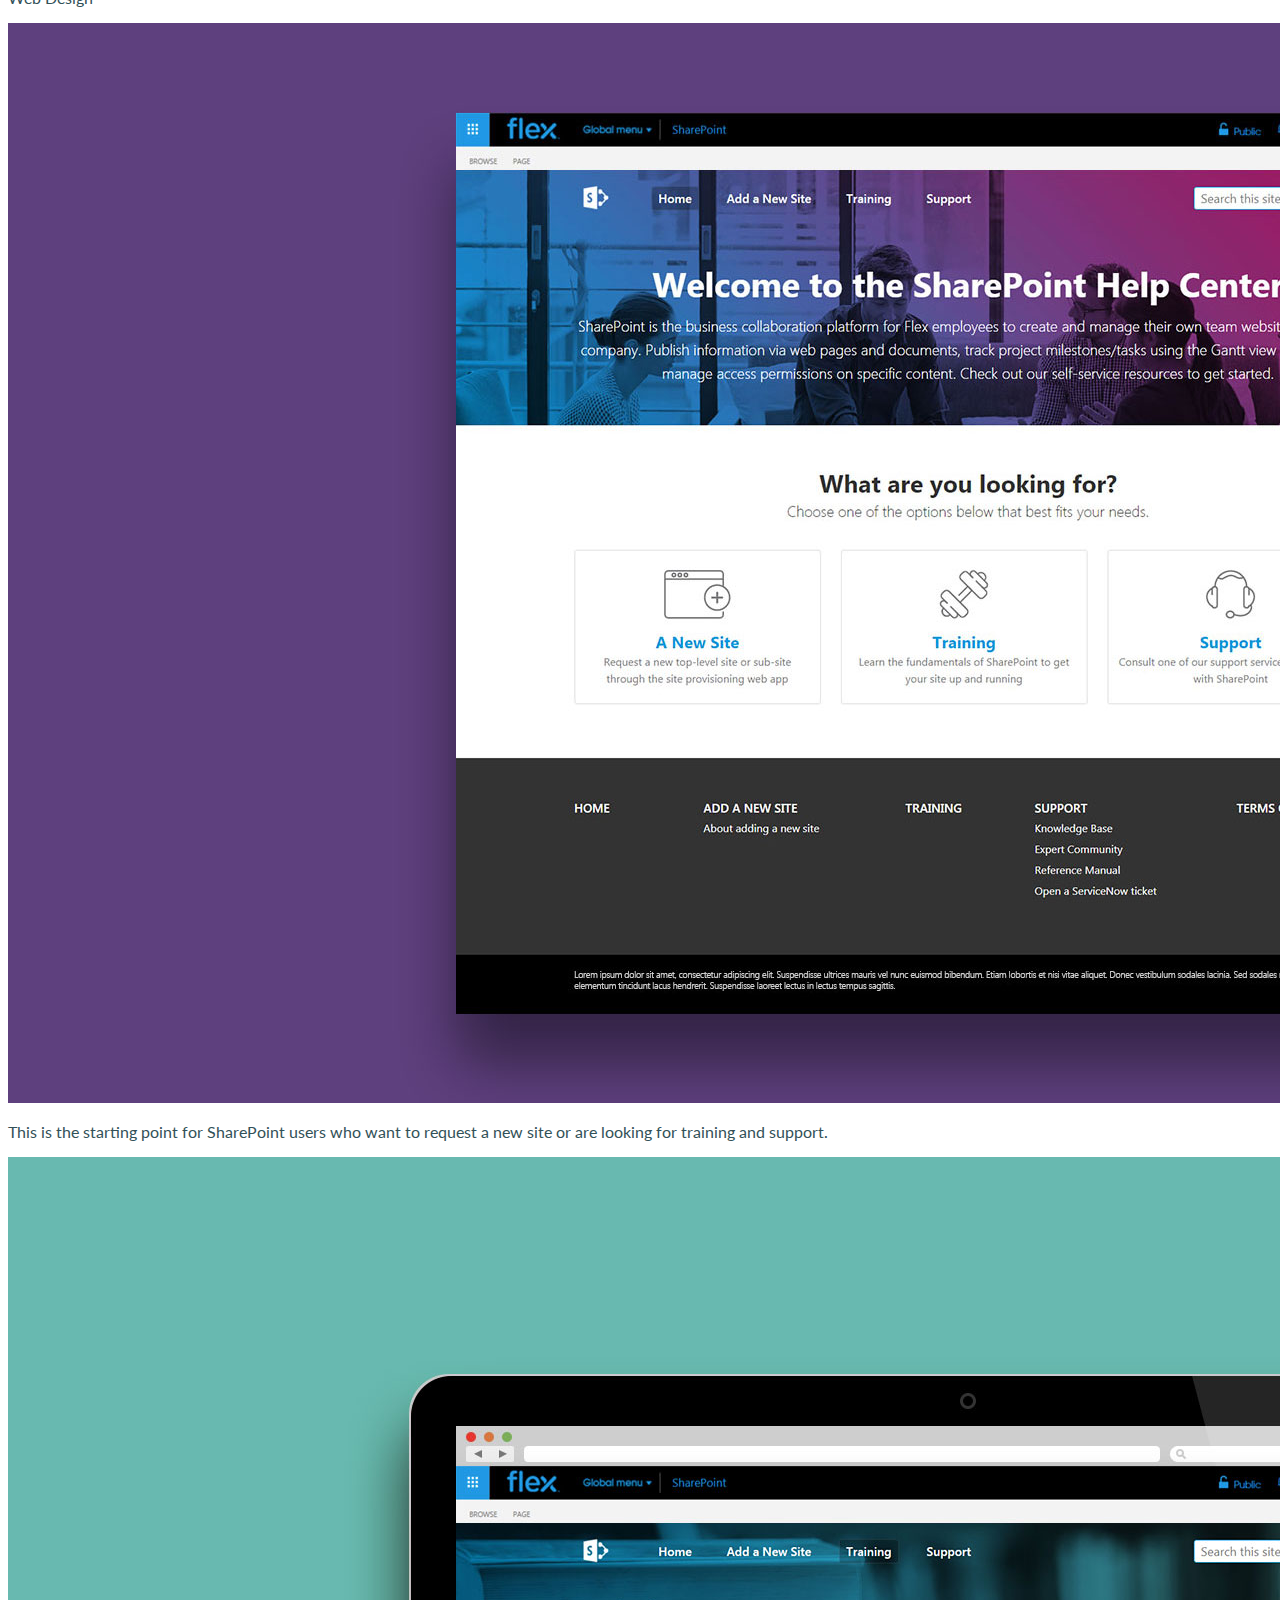
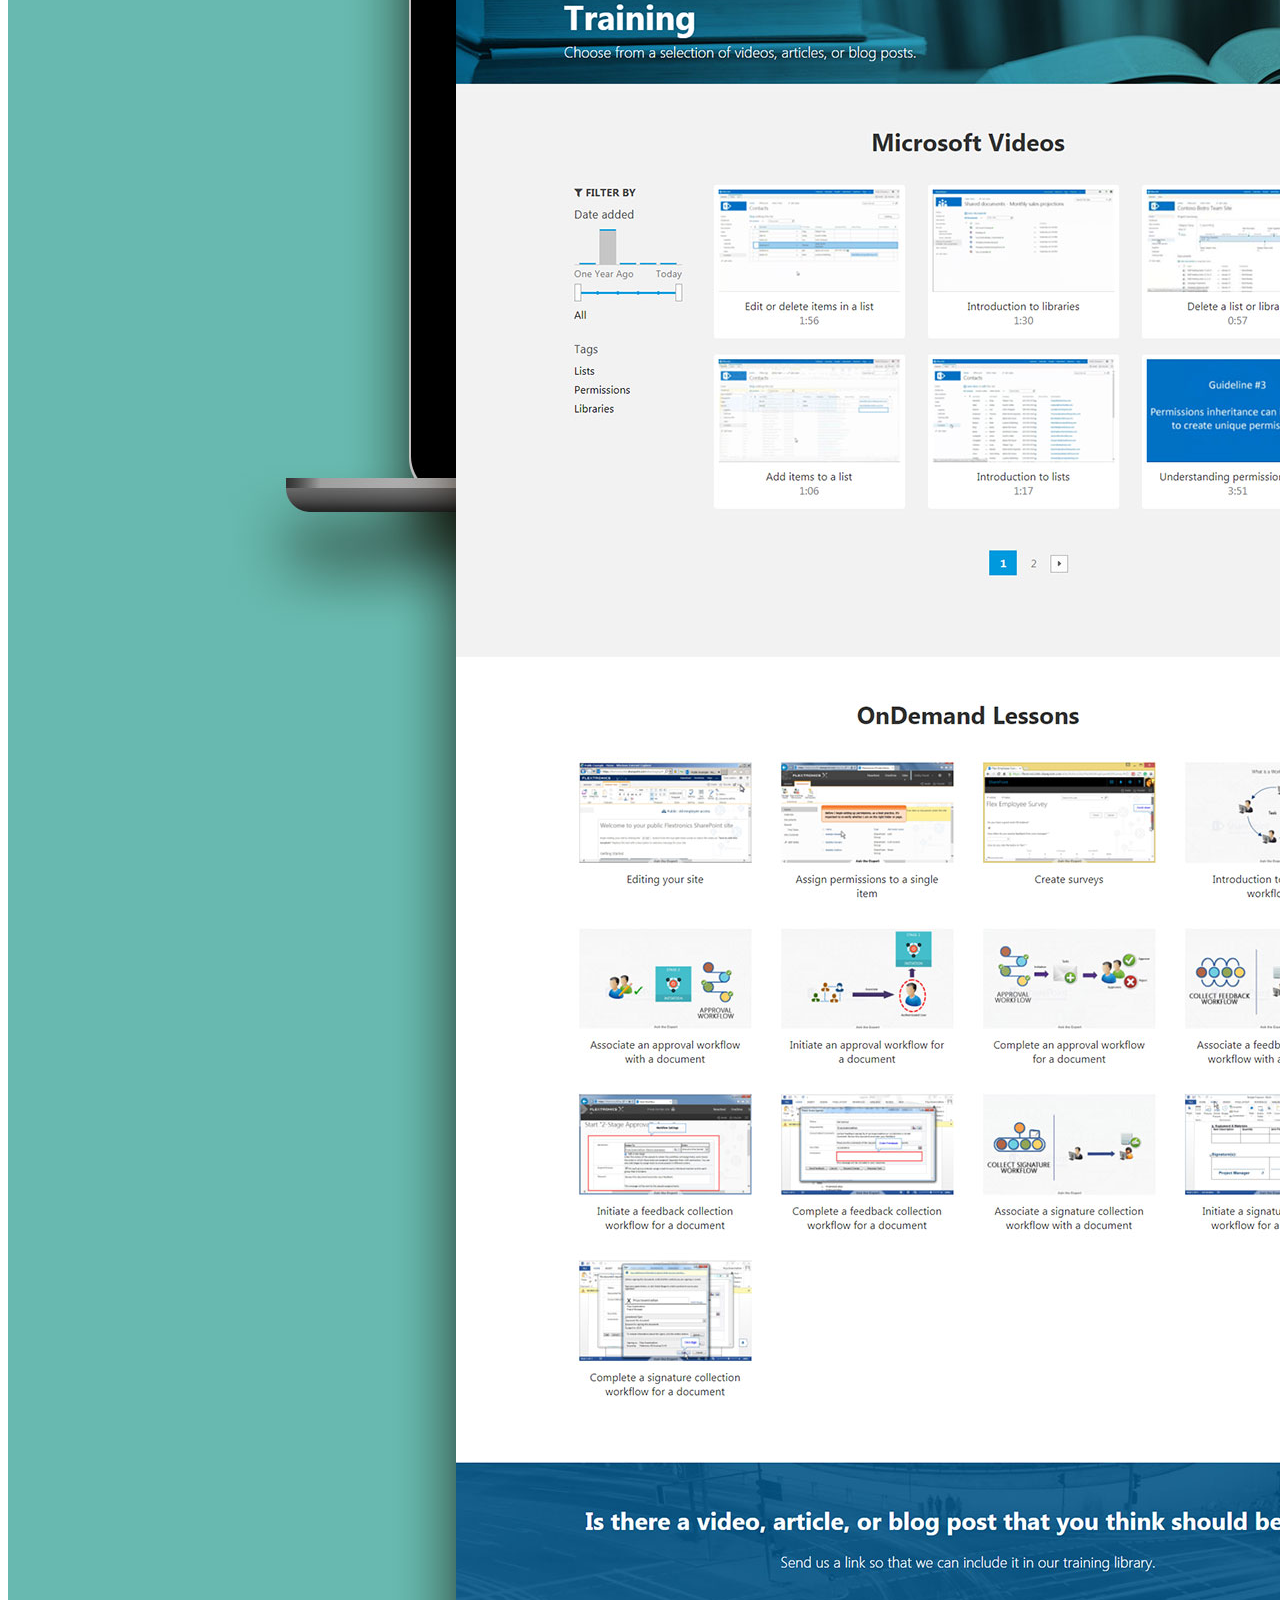
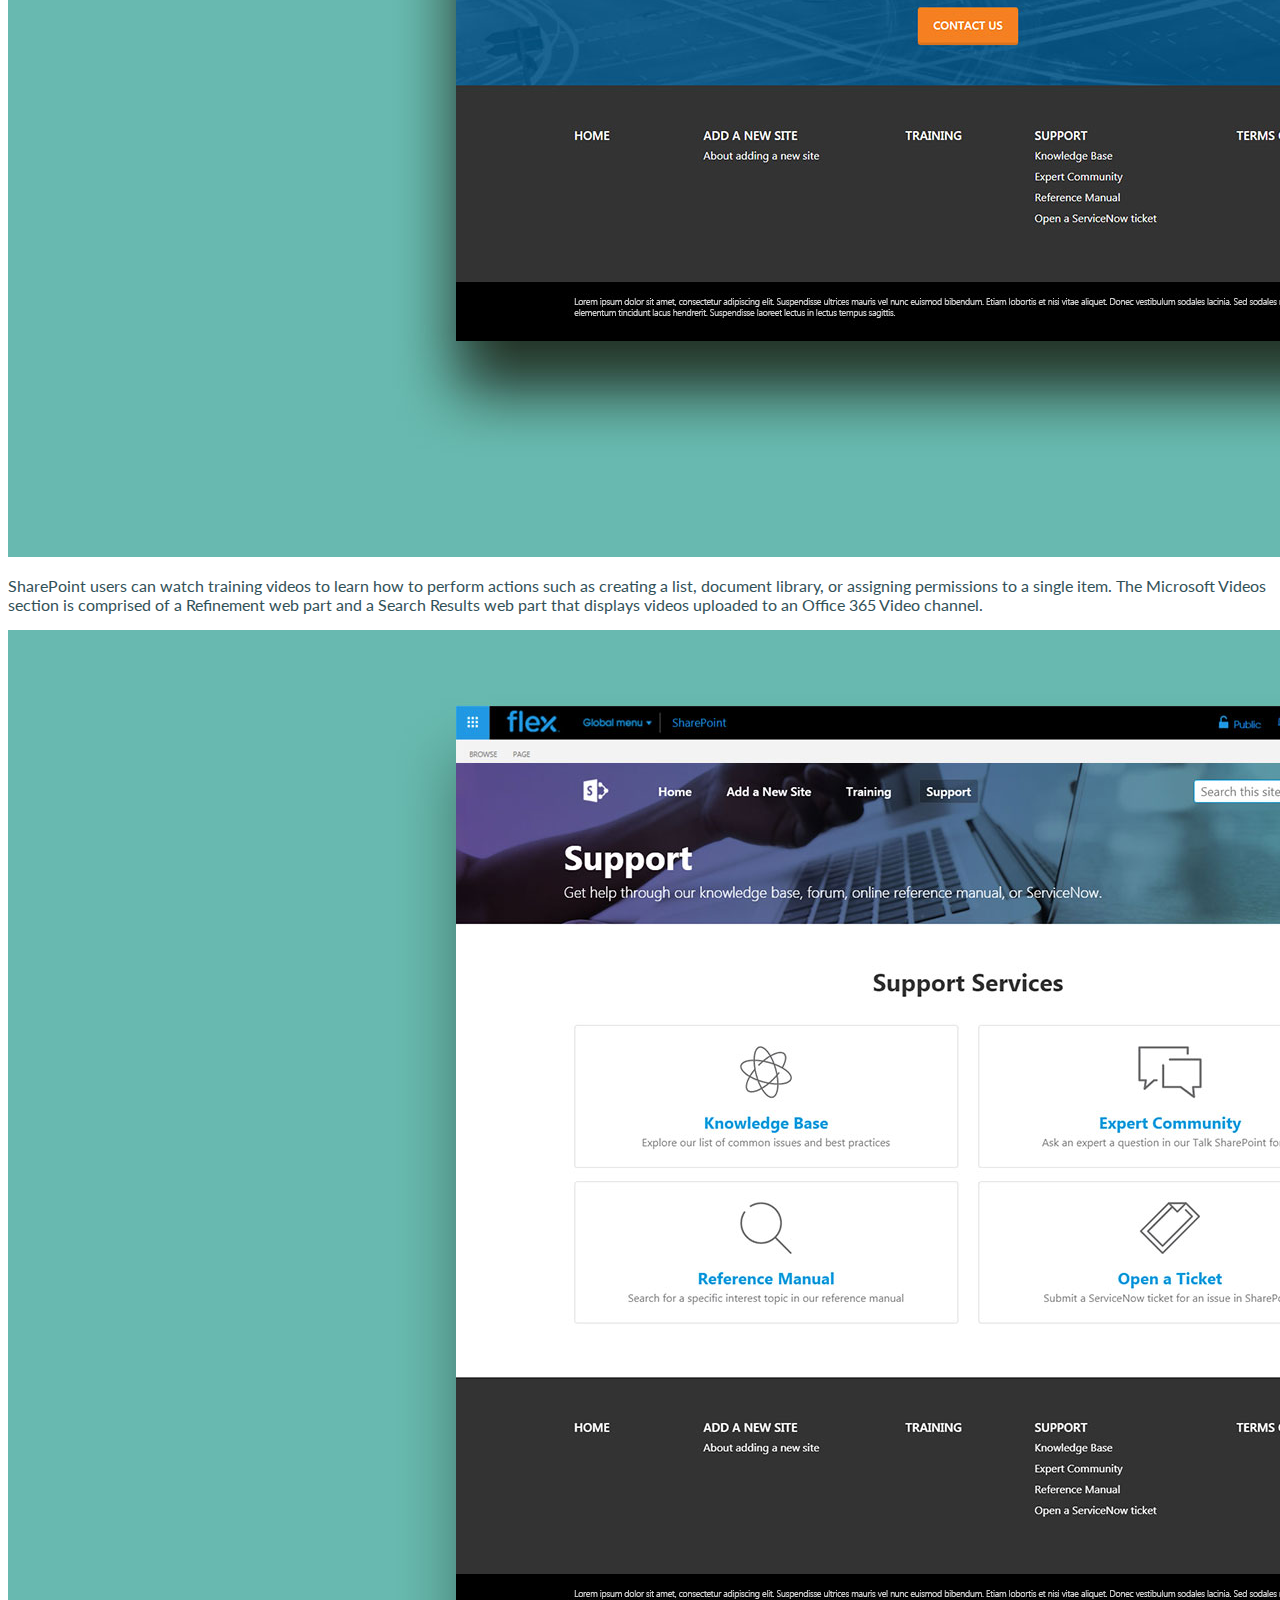
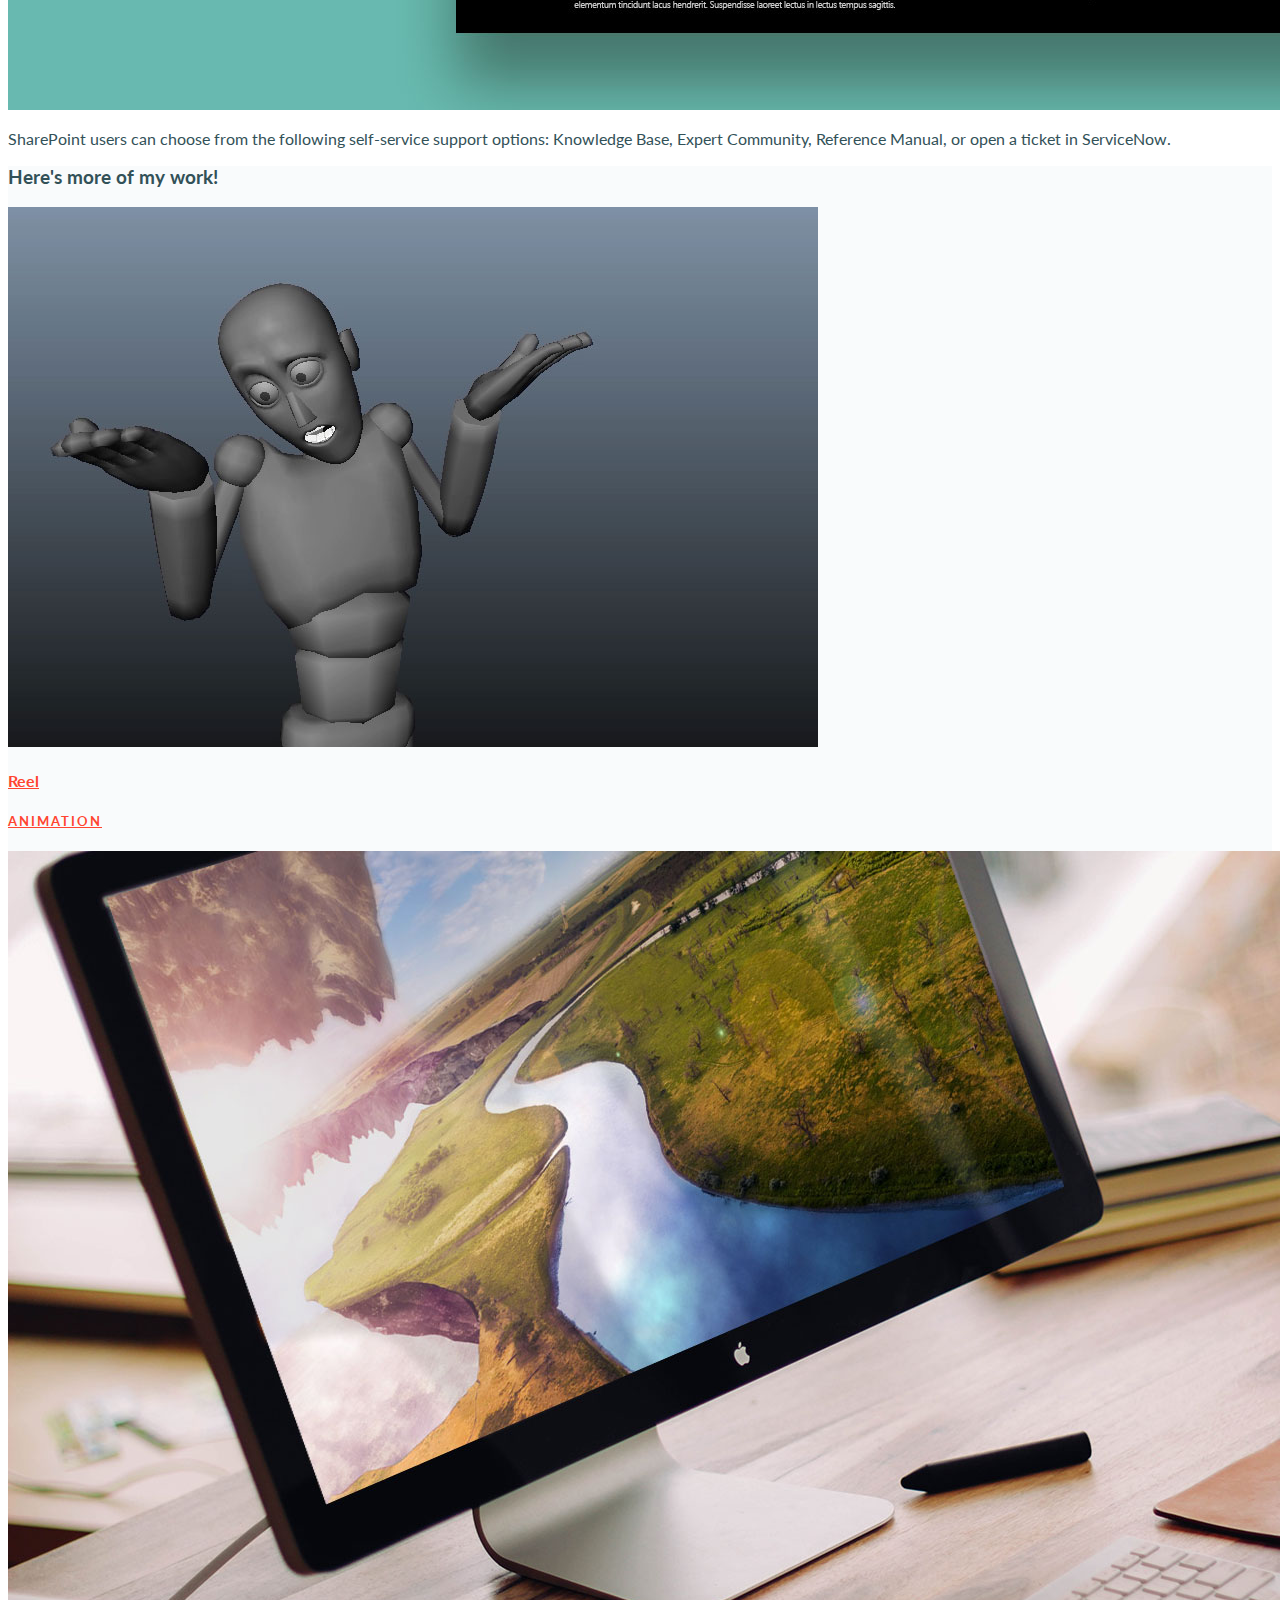
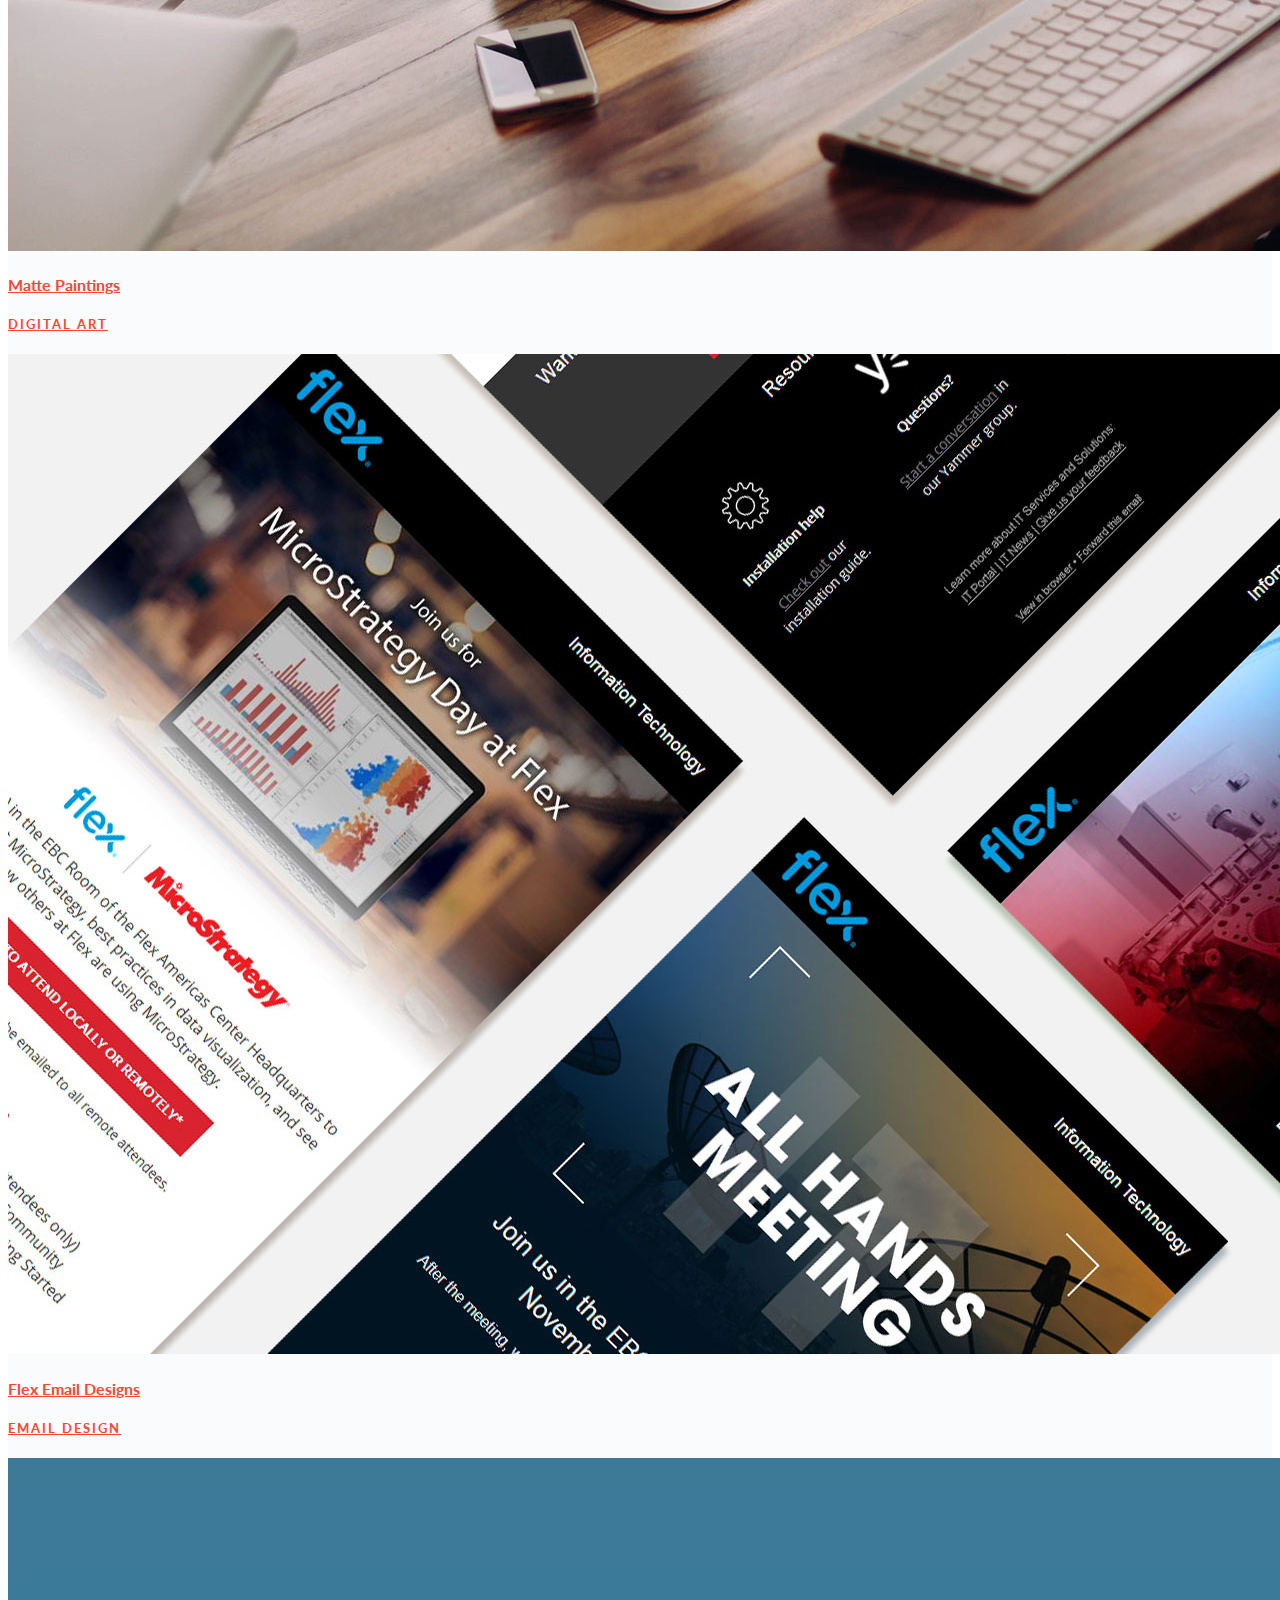
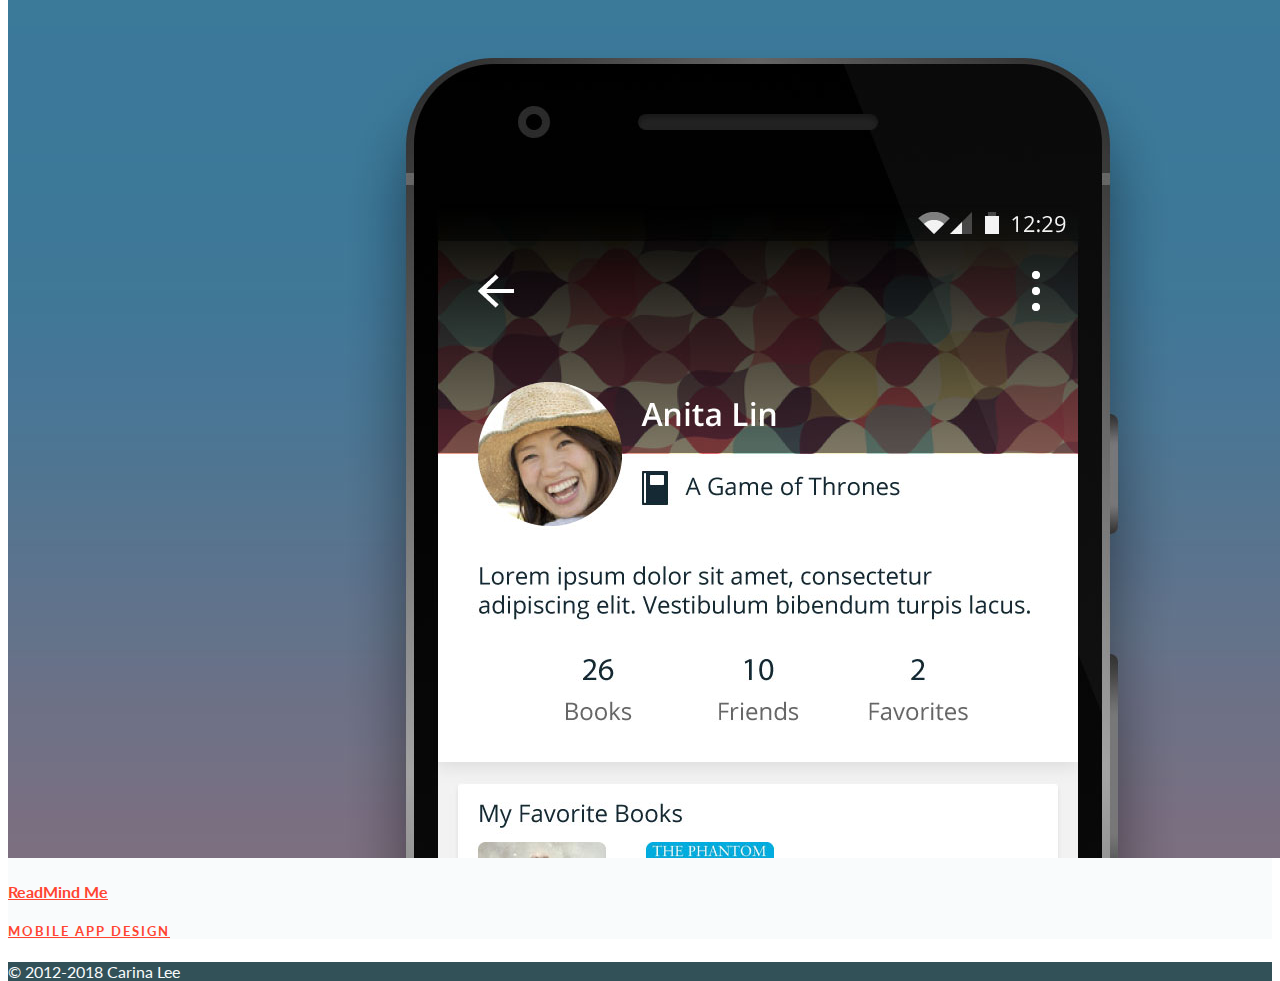
<file: flex-sharepoint.html>
<!doctype html>
<html lang="en">
  <head>
    <title>Flex SharePoint Help Center | Carina Lee</title>
    <meta charset="utf-8">
    <meta name="description" content="Flex SharePoint Help Center | Carina Lee">
    <meta name="keywords" content="carina lee, animation, digital artist, artist, digital designer, designer, graphic designer, visual designer, illustrator, animator">
    <meta name="author" content="Carina Lee">
    <meta name="viewport" content="width=device-width, initial-scale=1">
    <link rel="stylesheet" href="https://www.w3schools.com/w3css/4/w3pro.css">
    <link rel="stylesheet" href="css/custom-w3.css">
    <link rel="stylesheet" href="https://use.fontawesome.com/releases/v5.3.1/css/all.css" integrity="sha384-mzrmE5qonljUremFsqc01SB46JvROS7bZs3IO2EmfFsd15uHvIt+Y8vEf7N7fWAU" crossorigin="anonymous">
  </head>
  <body>
    <!-- Mobile Navigation -->
    <nav class="w3-sidebar w3-bar-block w3-secondary" style="display: none;" id="mySidebar">
      <div class="w3-display-topright">
        <button class="w3-bar-item w3-button w3-padding-16 w3-xlarge w3-hover-none w3-hover-text-white" onclick="w3_close()">&times;</button>
      </div>
      <div class="w3-display-middle">
        <a href="/" class="w3-bar-item w3-button w3-padding-large w3-large w3-hover-none w3-hover-text-white w3-mobile">Portfolio</a>
        <a href="about" class="w3-bar-item w3-button w3-padding-large w3-large w3-hover-none w3-hover-text-white w3-mobile">About</a>
      </div>
    </nav>

    <!-- Navigation -->
    <nav>
      <div class="w3-content w3-bar">
        <a href="/" class="w3-bar-item w3-button w3-padding-24 w3-hover-none w3-hover-text-primary w3-wide text-uppercase" style="font-weight: bold;">Carina Lee</a>
        <div class="w3-right">
          <a href="/" class="w3-bar-item w3-button w3-padding-24 w3-hover-none w3-hover-text-primary w3-hide-small">Portfolio</a>
          <a href="about" class="w3-bar-item w3-button w3-padding-24 w3-hover-none w3-hover-text-primary w3-hide-small">About</a>
          <button class="w3-bar-item w3-button w3-padding-24 w3-hover-none w3-hide-large w3-hide-medium" onclick="w3_open()">
            <i class="fas fa-bars"></i>
          </button>
        </div>
      </div>
    </nav>

    <!-- Hero Section -->
    <header>
      <img src="images/sharepoint-home.jpg" class="w3-image" alt="Flex SharePoint Help Center cover image">
      <div class="w3-content w3-padding-64 w3-center">
        <h1 class="w3-margin">SharePoint Help Center</h1>
        <p class="w3-xlarge w3-margin">Flex's internal SharePoint support portal</p>
      </div>
    </header>

    <!-- Page Content -->
    <section class="w3-content">
      <div class="w3-row">
        <div class="w3-threequarter">
          <p class="w3-large w3-margin-right w3-margin-left">At Flex, I helped established a delivery and governance support portal called the SharePoint Help Center. My role was to design the user interface and pull together different training and support materials into one location. For new users, this is the first place to learn about what SharePoint does as a collaboration tool.</p>
        </div>
        <div class="w3-quarter">
          <h2 class="w3-text-primary w3-small w3-wide w3-margin-right w3-margin-left text-uppercase" style="font-weight: bold;">Role</h2>
          <p class="w3-margin-right w3-margin-left">Branding</p>
          <p class="w3-margin-right w3-margin-left">Web Design</p>
        </div>
      </div>
      <div class="w3-container w3-padding-64">
        <img src="images/sharepoint-home-full.jpg" class="w3-image" alt="Home Page">
        <p>This is the starting point for SharePoint users who want to request a new site or are looking for training and support.</p>
      </div>
      <div class="w3-container w3-padding-64">
        <img src="images/sharepoint-training.jpg" class="w3-image" alt="Training Page">
        <p>SharePoint users can watch training videos to learn how to perform actions such as creating a list, document library, or assigning permissions to a single item. The Microsoft Videos section is comprised of a Refinement web part and a Search Results web part that displays videos uploaded to an Office 365 Video channel.</p>
      </div>
      <div class="w3-container w3-padding-64">
        <img src="images/sharepoint-support.jpg" class="w3-image" alt="Support Services Page">
        <p>SharePoint users can choose from the following self-service support options: Knowledge Base, Expert Community, Reference Manual, or open a ticket in ServiceNow.</p>
      </div>
    </section>

    <section class="w3-container w3-light-gray w3-padding-64">
      <h3 class="w3-margin-bottom w3-center">Here's more of my work!</h3>
      <div class="w3-row">
        <a href="reel" class="w3-quarter w3-button w3-text-secondary w3-hover-none w3-hover-text-dark-gray">
          <img src="images/cover-reel.jpg" class="w3-image" alt="Demo Reel thumbnail">
          <h4 class="w3-large">Reel</h4>
          <h5 class="w3-small w3-wide text-uppercase">Animation</h5>
        </a>
        <a href="matte-paintings" class="w3-quarter w3-button w3-text-secondary w3-hover-none w3-hover-text-dark-gray">
          <img src="images/cover-matte-paintings.jpg" class="w3-image" alt="Matte Paintings thumbnail">
          <h4 class="w3-large">Matte Paintings</h4>
          <h5 class="w3-small w3-wide text-uppercase">Digital Art</h5>
        </a>
        <a href="flex-emails" class="w3-quarter w3-button w3-text-secondary w3-hover-none w3-hover-text-dark-gray">
          <img src="images/cover-email-designs.jpg" class="w3-image" alt="Flex Email Designs thumbnail">
          <h4 class="w3-large">Flex Email Designs</h4>
          <h5 class="w3-small w3-wide text-uppercase">Email Design</h5>
        </a>
        <a href="readmind-me" class="w3-quarter w3-button w3-text-secondary w3-hover-none w3-hover-text-dark-gray">
          <img src="images/cover-readmind-me.jpg" class="w3-image" alt="ReadMind Me thumbnail">
          <h4 class="w3-large">ReadMind Me</h4>
          <h5 class="w3-small w3-wide text-uppercase">Mobile App Design</h5>
        </a>
      </div>
    </section>

    <!-- Footer -->
    <footer class="w3-dark-gray w3-padding-24">
      <div class="w3-content w3-bar">
        <div class="w3-bar-item w3-right w3-mobile" style="padding: 0;">
          <a href="//behance.net/carinalee" class="w3-button w3-hover-none w3-hover-text-secondary" target="_blank">
            <i class="fab fa-behance fa-fw"></i>
          </a>
          <a href="//instagram.com/carinamlee" class="w3-button w3-hover-none w3-hover-text-secondary" target="_blank">
            <i class="fab fa-instagram fa-fw"></i>
          </a>
          <a href="//vimeo.com/carinalee" class="w3-button w3-hover-none w3-hover-text-secondary" target="_blank">
            <i class="fab fa-vimeo-v fa-fw"></i>
          </a>
          <a href="//linkedin.com/in/carina-lee" class="w3-button w3-hover-none w3-hover-text-secondary" target="_blank">
            <i class="fab fa-linkedin-in fa-fw"></i>
          </a>
        </div>
        <span class="w3-bar-item w3-mobile">&copy 2012-2018 Carina Lee</span>
      </div>
    </footer>

    <!-- JavaScript for Mobile Navigation -->
    <script src="js/mobile-navigation.js"></script>
  </body>
</html>
</file>
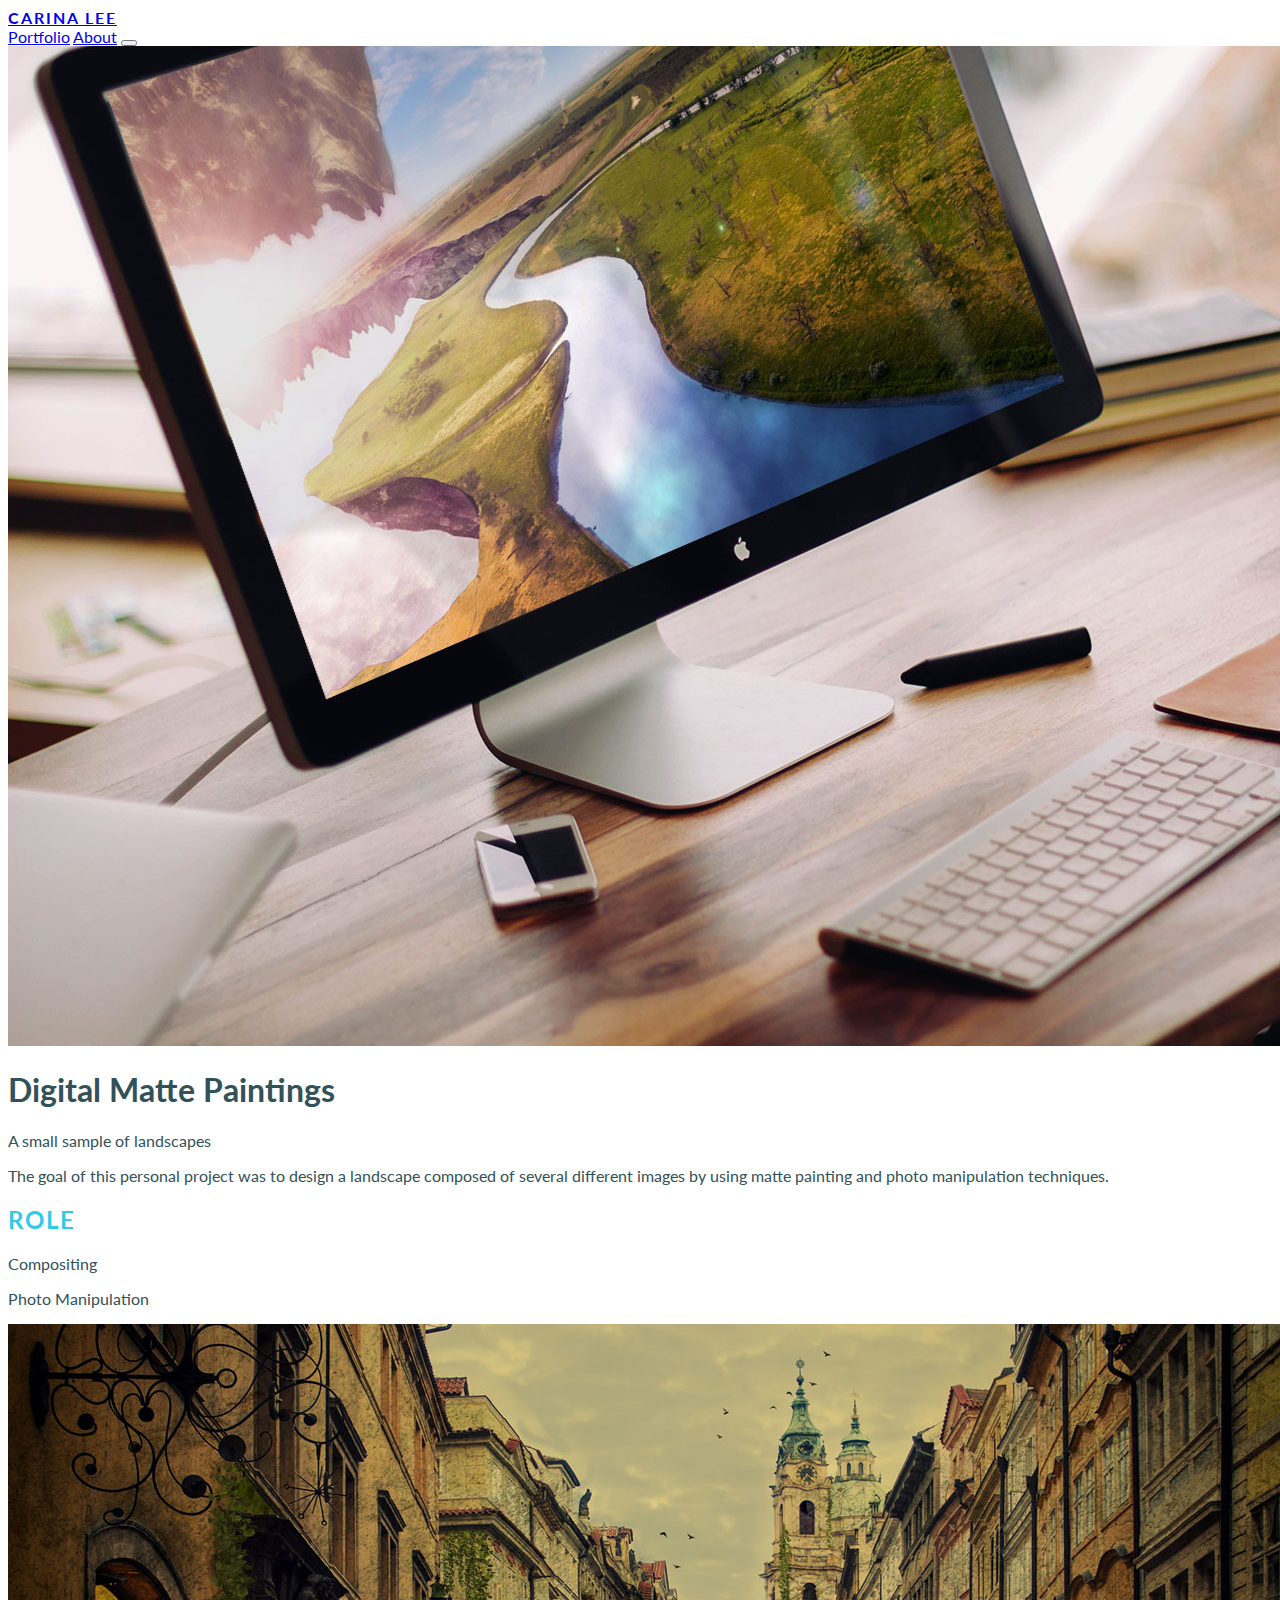
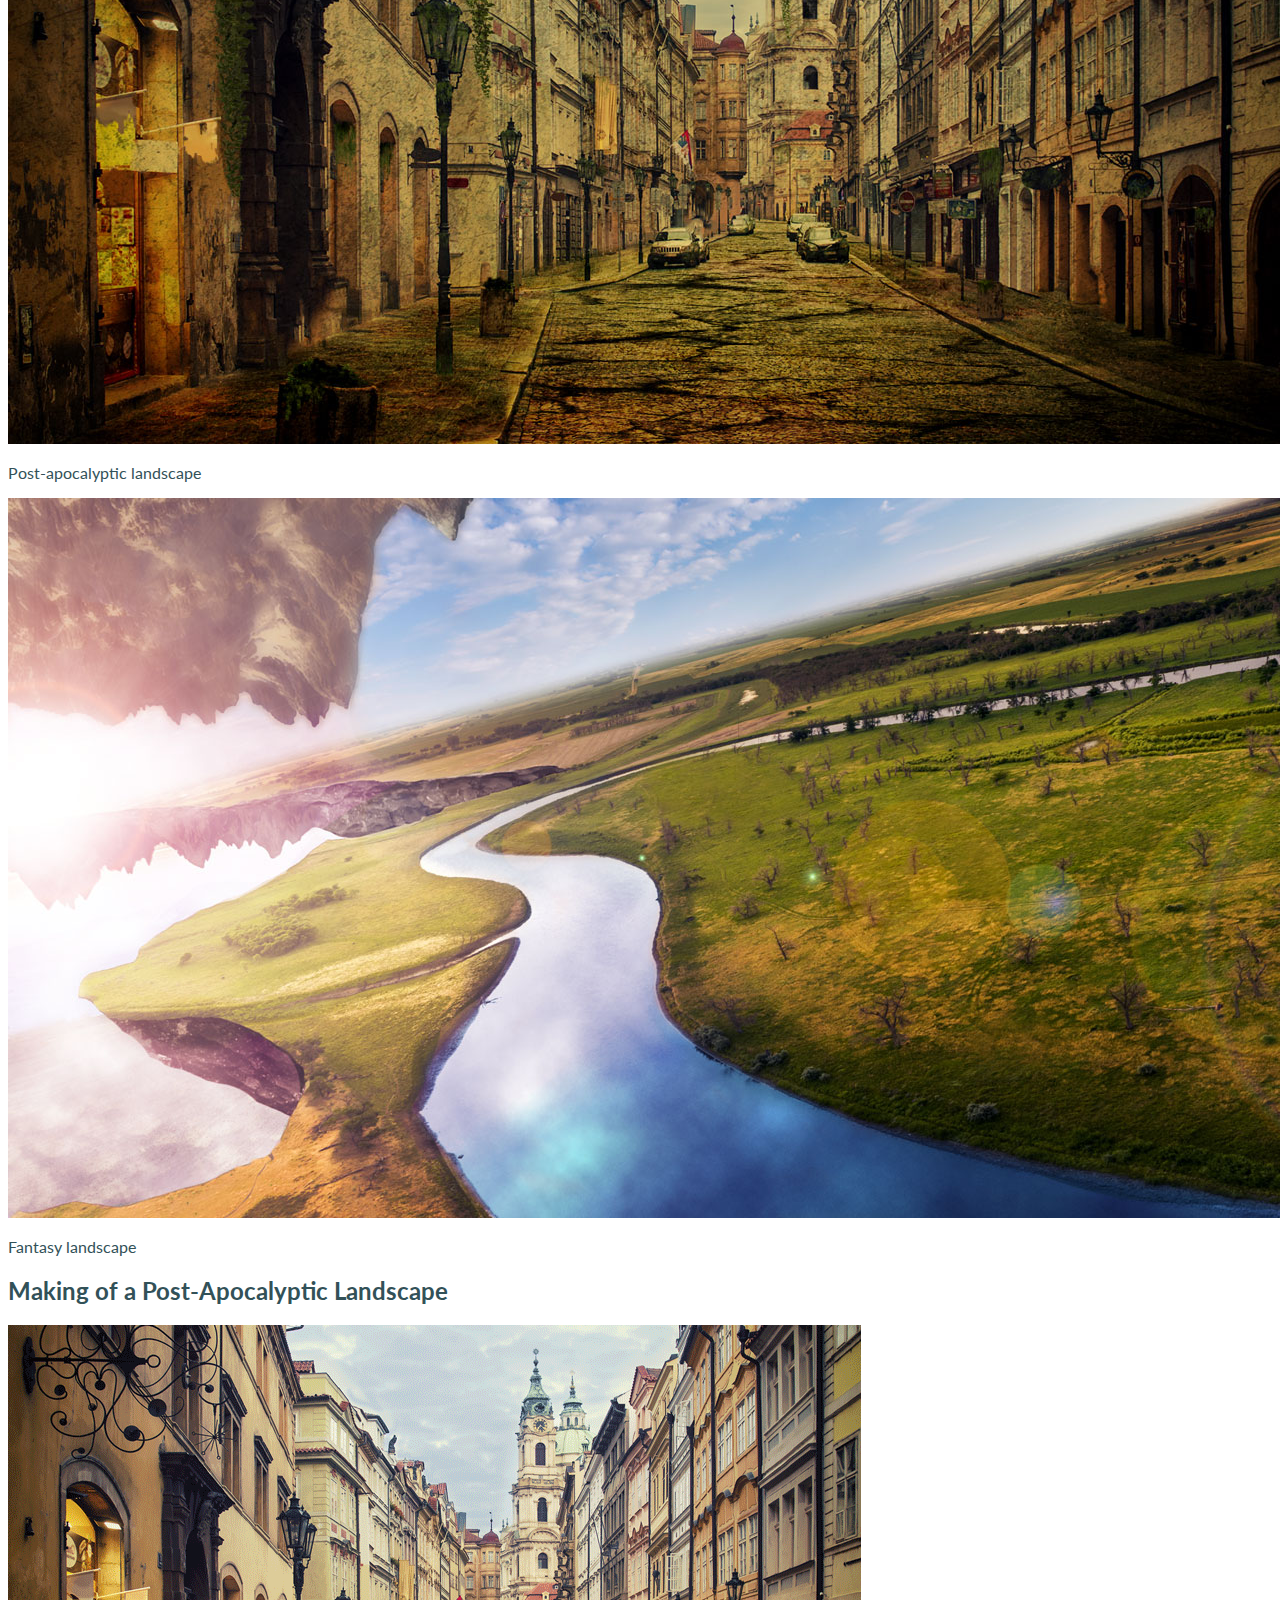
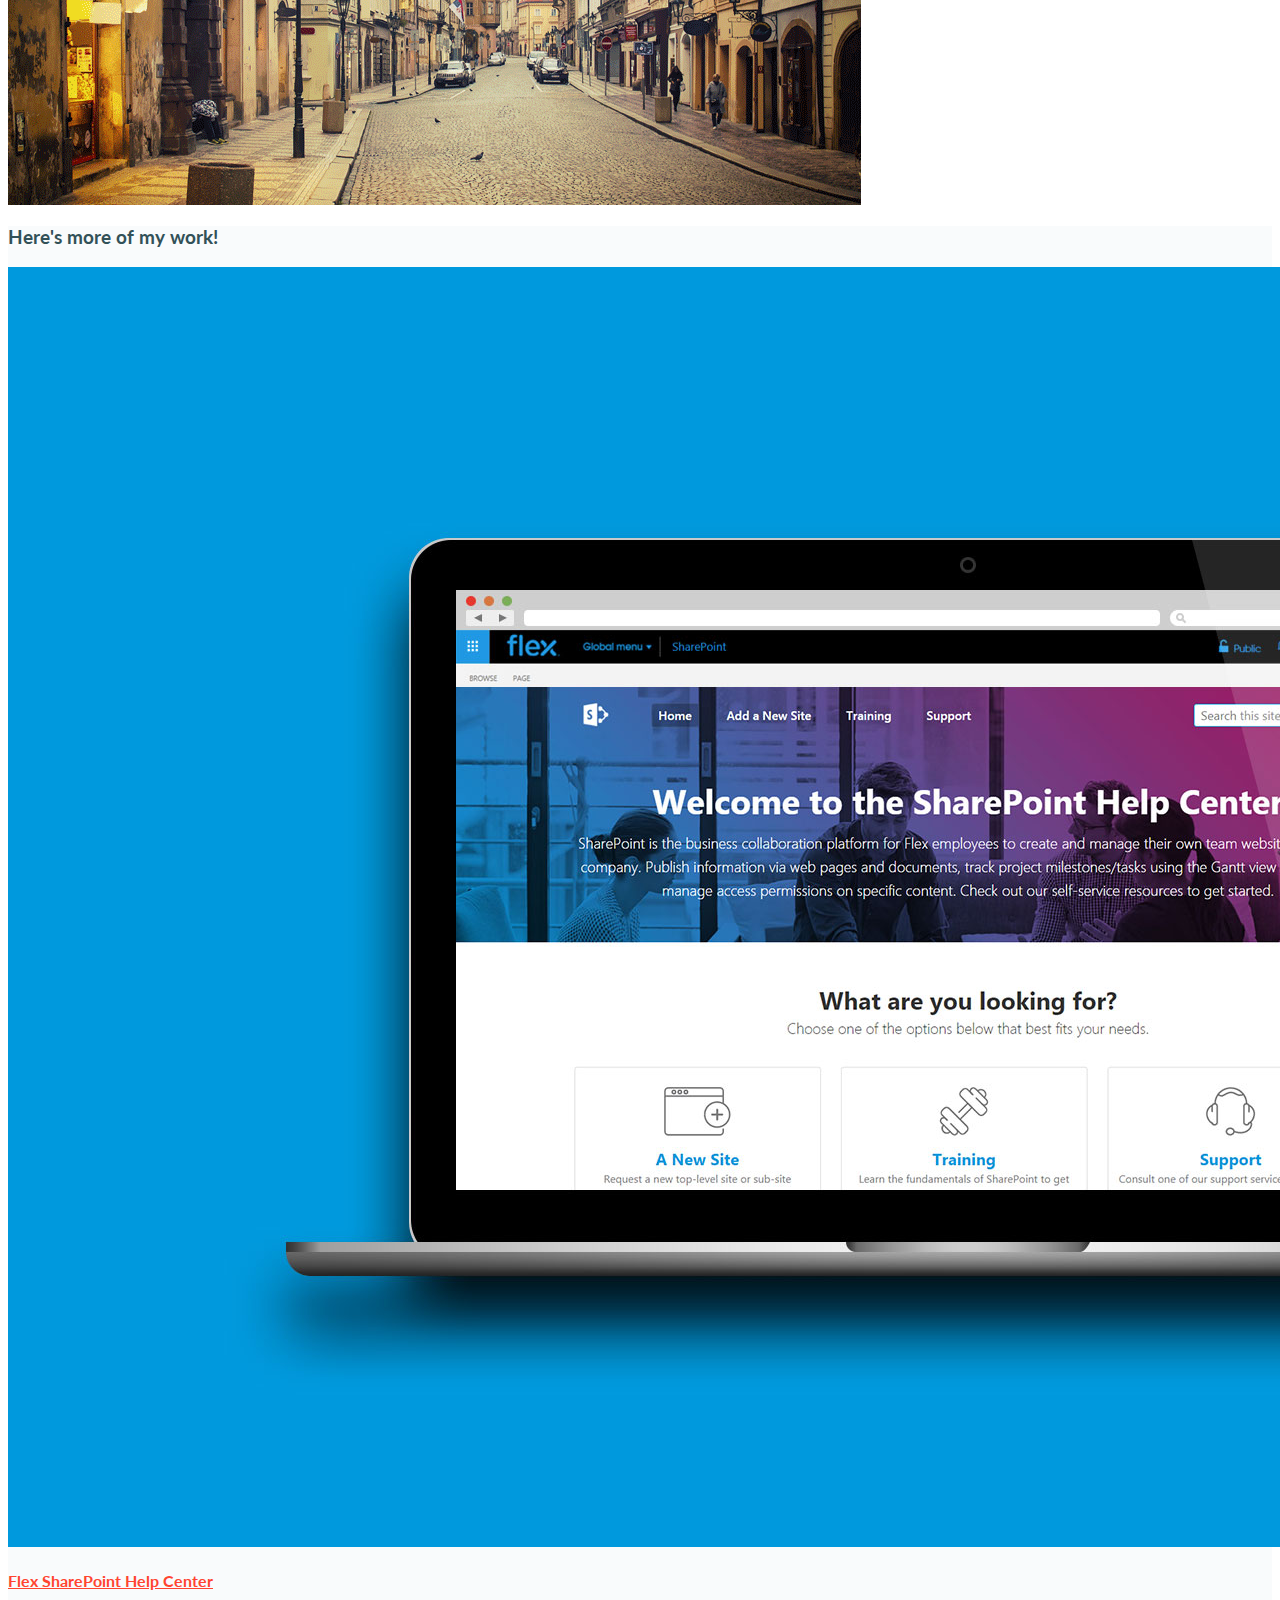
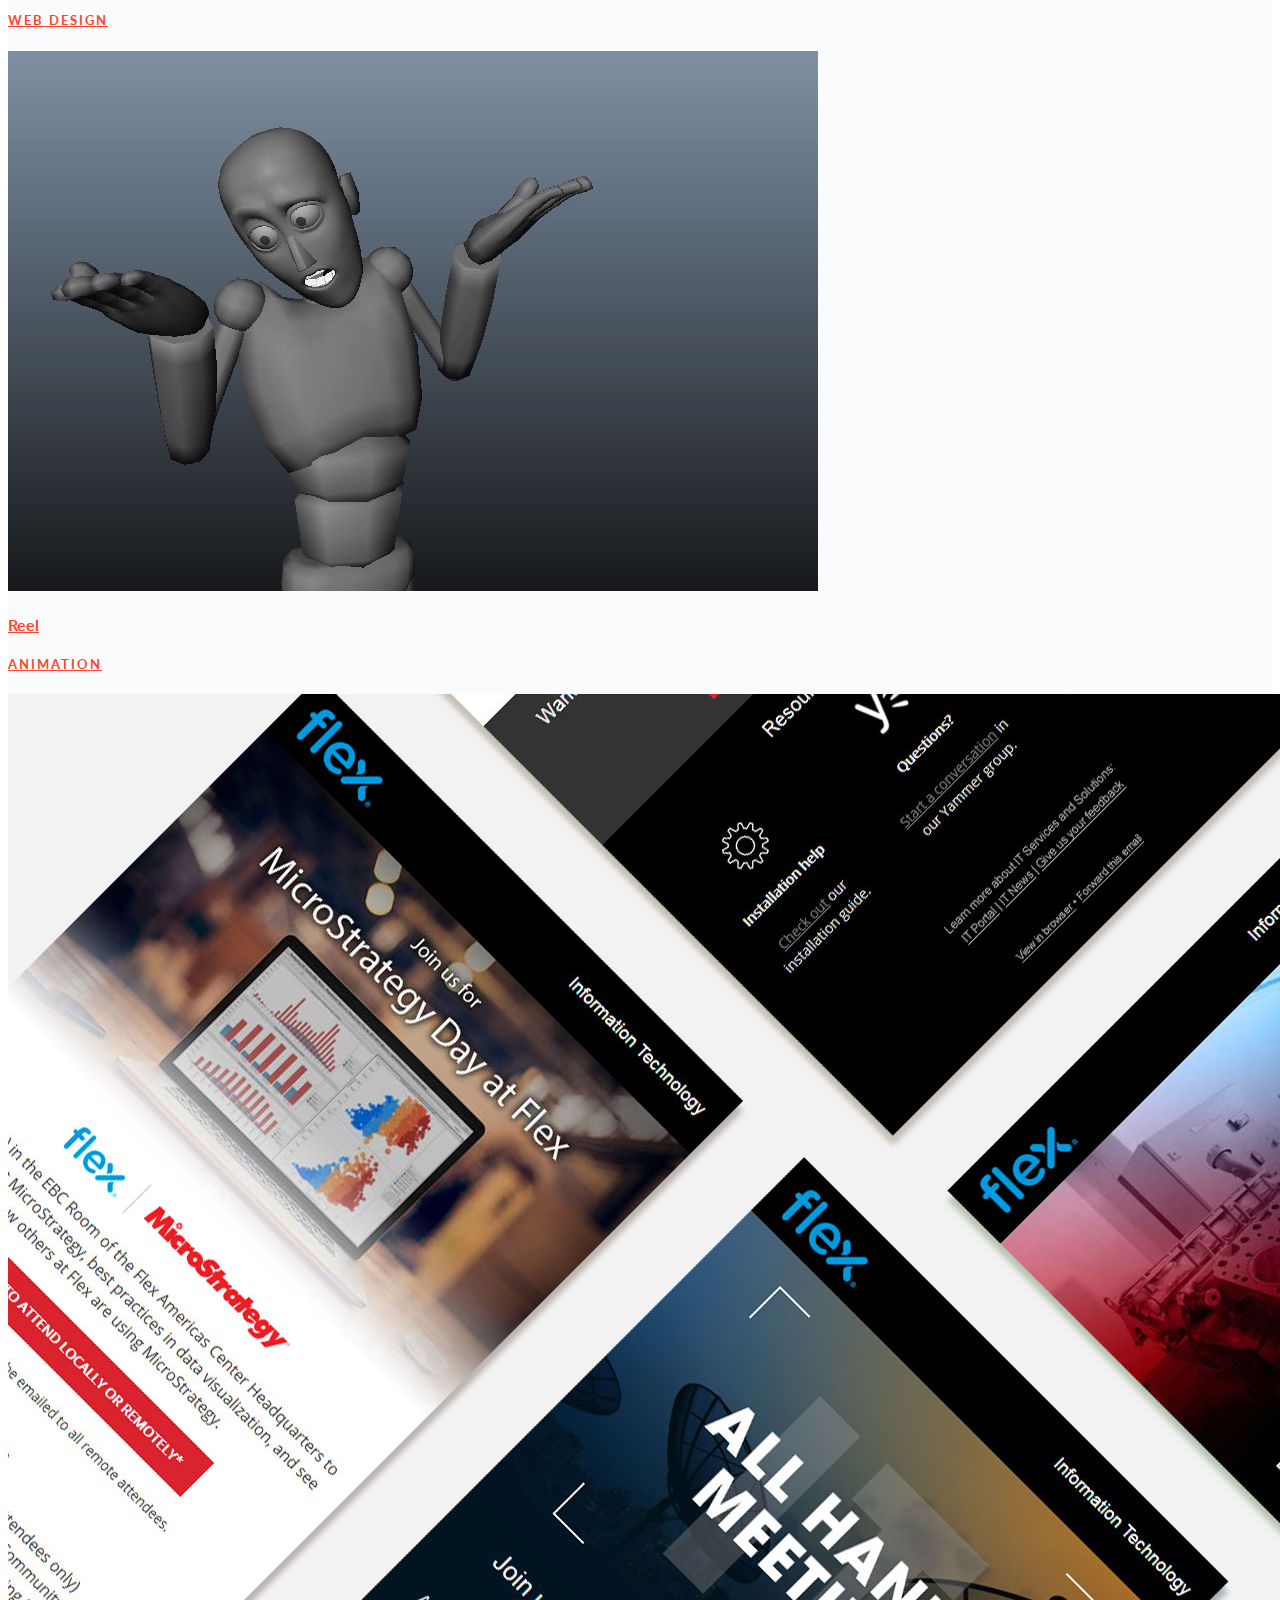
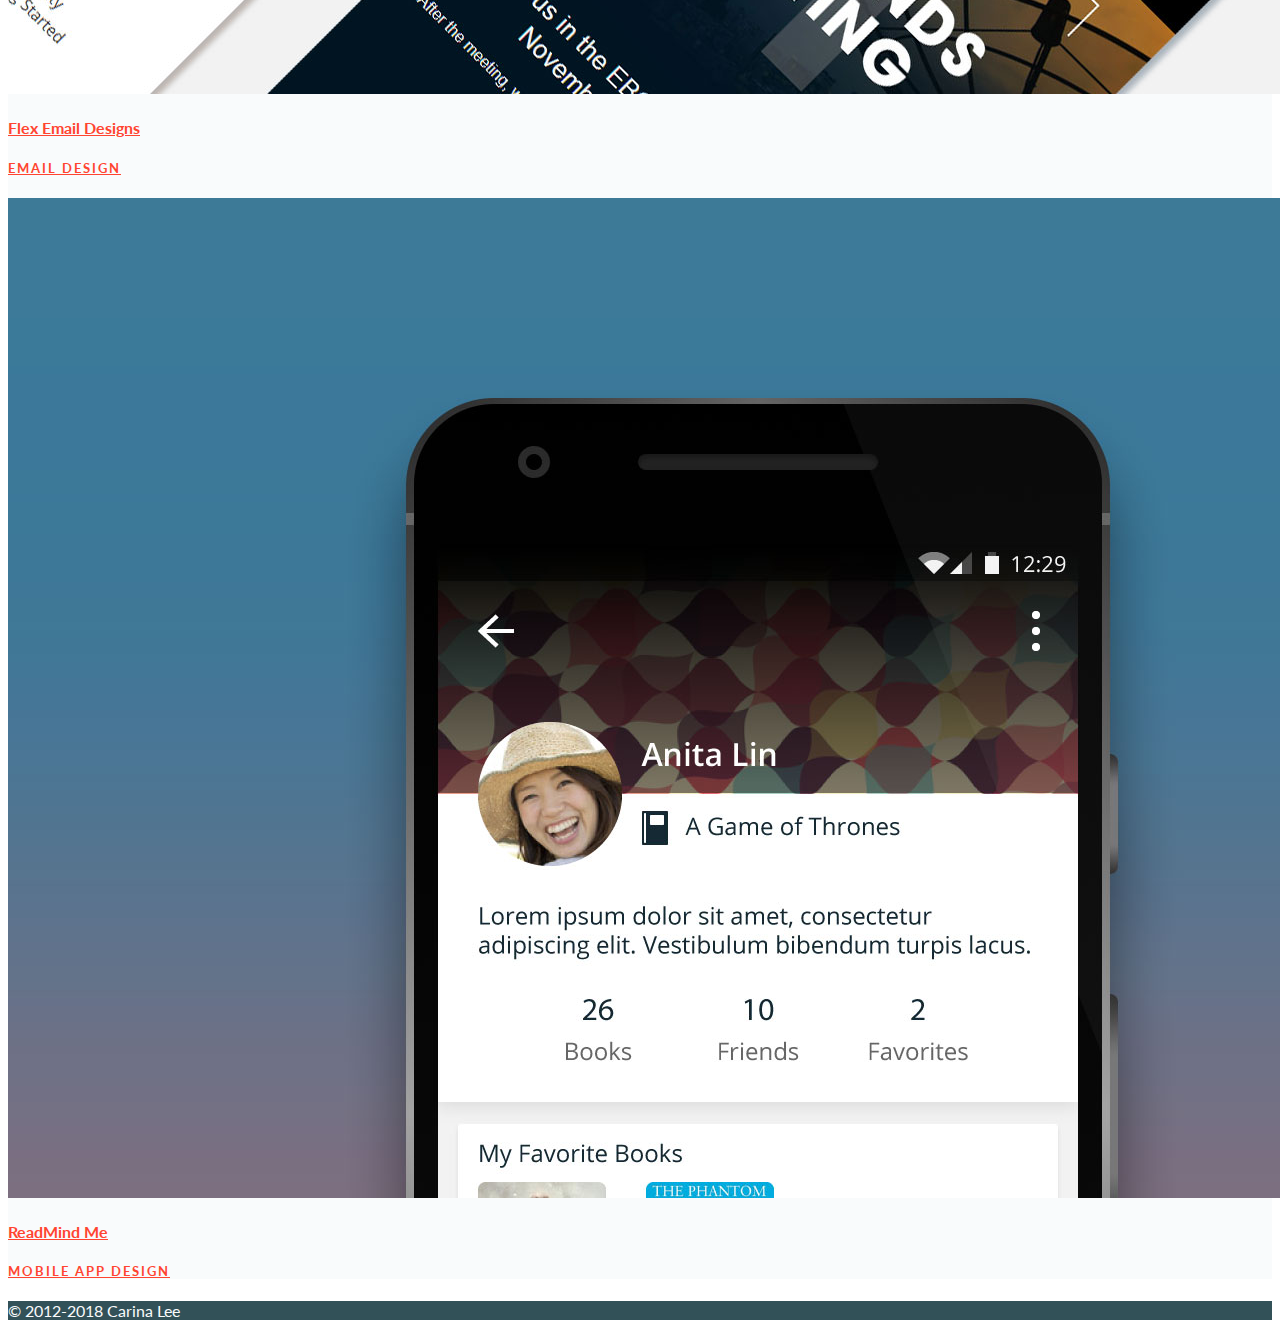
<file: matte-paintings.html>
<!doctype html>
<html lang="en">
  <head>
    <title>Matte Paintings | Carina Lee</title>
    <meta charset="utf-8">
    <meta name="description" content="Matte Paintings | Carina Lee">
    <meta name="keywords" content="carina lee, animation, digital artist, artist, digital designer, designer, graphic designer, visual designer, illustrator, animator">
    <meta name="author" content="Carina Lee">
    <meta name="viewport" content="width=device-width, initial-scale=1">
    <link rel="stylesheet" href="https://www.w3schools.com/w3css/4/w3pro.css">
    <link rel="stylesheet" href="css/custom-w3.css">
    <link rel="stylesheet" href="https://use.fontawesome.com/releases/v5.3.1/css/all.css" integrity="sha384-mzrmE5qonljUremFsqc01SB46JvROS7bZs3IO2EmfFsd15uHvIt+Y8vEf7N7fWAU" crossorigin="anonymous">
  </head>
  <body>
    <!-- Mobile Navigation -->
    <nav class="w3-sidebar w3-bar-block w3-secondary" style="display: none;" id="mySidebar">
      <div class="w3-display-topright">
        <button class="w3-bar-item w3-button w3-padding-16 w3-xlarge w3-hover-none w3-hover-text-white" onclick="w3_close()">&times;</button>
      </div>
      <div class="w3-display-middle">
        <a href="/" class="w3-bar-item w3-button w3-padding-large w3-large w3-hover-none w3-hover-text-white w3-mobile">Portfolio</a>
        <a href="about" class="w3-bar-item w3-button w3-padding-large w3-large w3-hover-none w3-hover-text-white w3-mobile">About</a>
      </div>
    </nav>

    <!-- Navigation -->
    <nav>
      <div class="w3-content w3-bar">
        <a href="/" class="w3-bar-item w3-button w3-padding-24 w3-hover-none w3-hover-text-primary w3-wide text-uppercase" style="font-weight: bold;">Carina Lee</a>
        <div class="w3-right">
          <a href="/" class="w3-bar-item w3-button w3-padding-24 w3-hover-none w3-hover-text-primary w3-hide-small">Portfolio</a>
          <a href="about" class="w3-bar-item w3-button w3-padding-24 w3-hover-none w3-hover-text-primary w3-hide-small">About</a>
          <button class="w3-bar-item w3-button w3-padding-24 w3-hover-none w3-hide-large w3-hide-medium" onclick="w3_open()">
            <i class="fas fa-bars"></i>
          </button>
        </div>
      </div>
    </nav>

    <!-- Hero Section -->
    <header>
      <img src="images/cover-matte-paintings.jpg" class="w3-image" alt="Digital Matte Paintings cover image">
      <div class="w3-content w3-padding-64 w3-center">
        <h1 class="w3-margin">Digital Matte Paintings</h1>
        <p class="w3-xlarge w3-margin">A small sample of landscapes</p>
      </div>
    </header>

    <!-- Page Content -->
    <section class="w3-content">
      <div class="w3-row">
        <div class="w3-threequarter">
          <p class="w3-large w3-margin-right w3-margin-left">The goal of this personal project was to design a landscape composed of several different images by using matte painting and photo manipulation techniques.</p>
        </div>
        <div class="w3-quarter">
          <h2 class="w3-text-primary w3-small w3-wide w3-margin-right w3-margin-left text-uppercase" style="font-weight: bold;">Role</h2>
          <p class="w3-margin-right w3-margin-left">Compositing</p>
          <p class="w3-margin-right w3-margin-left">Photo Manipulation</p>
        </div>
      </div>
      <div class="w3-container w3-padding-64">
        <img src="images/other-landscape-01.jpg" class="w3-image" alt="Post-apocalyptic landscape matte painting">
        <p>Post-apocalyptic landscape</p>
      </div>
      <div class="w3-container w3-padding-64">
        <img src="images/other-landscape-02.jpg" class="w3-image" alt="Fantasy landscape matte painting">
        <p>Fantasy landscape</p>
      </div>
      <div class="w3-container w3-padding-64 w3-center">
        <h2 class="w3-margin-bottom">Making of a Post-Apocalyptic Landscape</h2>
        <img src="images/matte-paintings-process.gif" class="w3-image" alt="Animated gif showing the process of how the post-apocalyptic landscape matte painting was created">
      </div>
    </section>

    <section class="w3-container w3-light-gray w3-padding-64">
      <h3 class="w3-margin-bottom w3-center">Here's more of my work!</h3>
      <div class="w3-row">
        <a href="flex-sharepoint" class="w3-quarter w3-button w3-text-secondary w3-hover-none w3-hover-text-dark-gray">
          <img src="images/sharepoint-home.jpg" class="w3-image" alt="Flex SharePoint Help Center thumbnail">
          <h4 class="w3-large">Flex SharePoint Help Center</h4>
          <h5 class="w3-small w3-wide text-uppercase">Web Design</h5>
        </a>
        <a href="reel" class="w3-quarter w3-button w3-text-secondary w3-hover-none w3-hover-text-dark-gray">
          <img src="images/cover-reel.jpg" class="w3-image" alt="Demo Reel thumbnail">
          <h4 class="w3-large">Reel</h4>
          <h5 class="w3-small w3-wide text-uppercase">Animation</h5>
        </a>
        <a href="flex-emails" class="w3-quarter w3-button w3-text-secondary w3-hover-none w3-hover-text-dark-gray">
          <img src="images/cover-email-designs.jpg" class="w3-image" alt="Flex Email Designs thumbnail">
          <h4 class="w3-large">Flex Email Designs</h4>
          <h5 class="w3-small w3-wide text-uppercase">Email Design</h5>
        </a>
        <a href="readmind-me" class="w3-quarter w3-button w3-text-secondary w3-hover-none w3-hover-text-dark-gray">
          <img src="images/cover-readmind-me.jpg" class="w3-image" alt="ReadMind Me thumbnail">
          <h4 class="w3-large">ReadMind Me</h4>
          <h5 class="w3-small w3-wide text-uppercase">Mobile App Design</h5>
        </a>
      </div>
    </section>

    <!-- Footer -->
    <footer class="w3-dark-gray w3-padding-24">
      <div class="w3-content w3-bar">
        <div class="w3-bar-item w3-right w3-mobile" style="padding: 0;">
          <a href="//behance.net/carinalee" class="w3-button w3-hover-none w3-hover-text-secondary" target="_blank">
            <i class="fab fa-behance fa-fw"></i>
          </a>
          <a href="//instagram.com/carinamlee" class="w3-button w3-hover-none w3-hover-text-secondary" target="_blank">
            <i class="fab fa-instagram fa-fw"></i>
          </a>
          <a href="//vimeo.com/carinalee" class="w3-button w3-hover-none w3-hover-text-secondary" target="_blank">
            <i class="fab fa-vimeo-v fa-fw"></i>
          </a>
          <a href="//linkedin.com/in/carina-lee" class="w3-button w3-hover-none w3-hover-text-secondary" target="_blank">
            <i class="fab fa-linkedin-in fa-fw"></i>
          </a>
        </div>
        <span class="w3-bar-item w3-mobile">&copy 2012-2018 Carina Lee</span>
      </div>
    </footer>

    <!-- JavaScript for Mobile Navigation -->
    <script src="js/mobile-navigation.js"></script>
  </body>
</html>
</file>
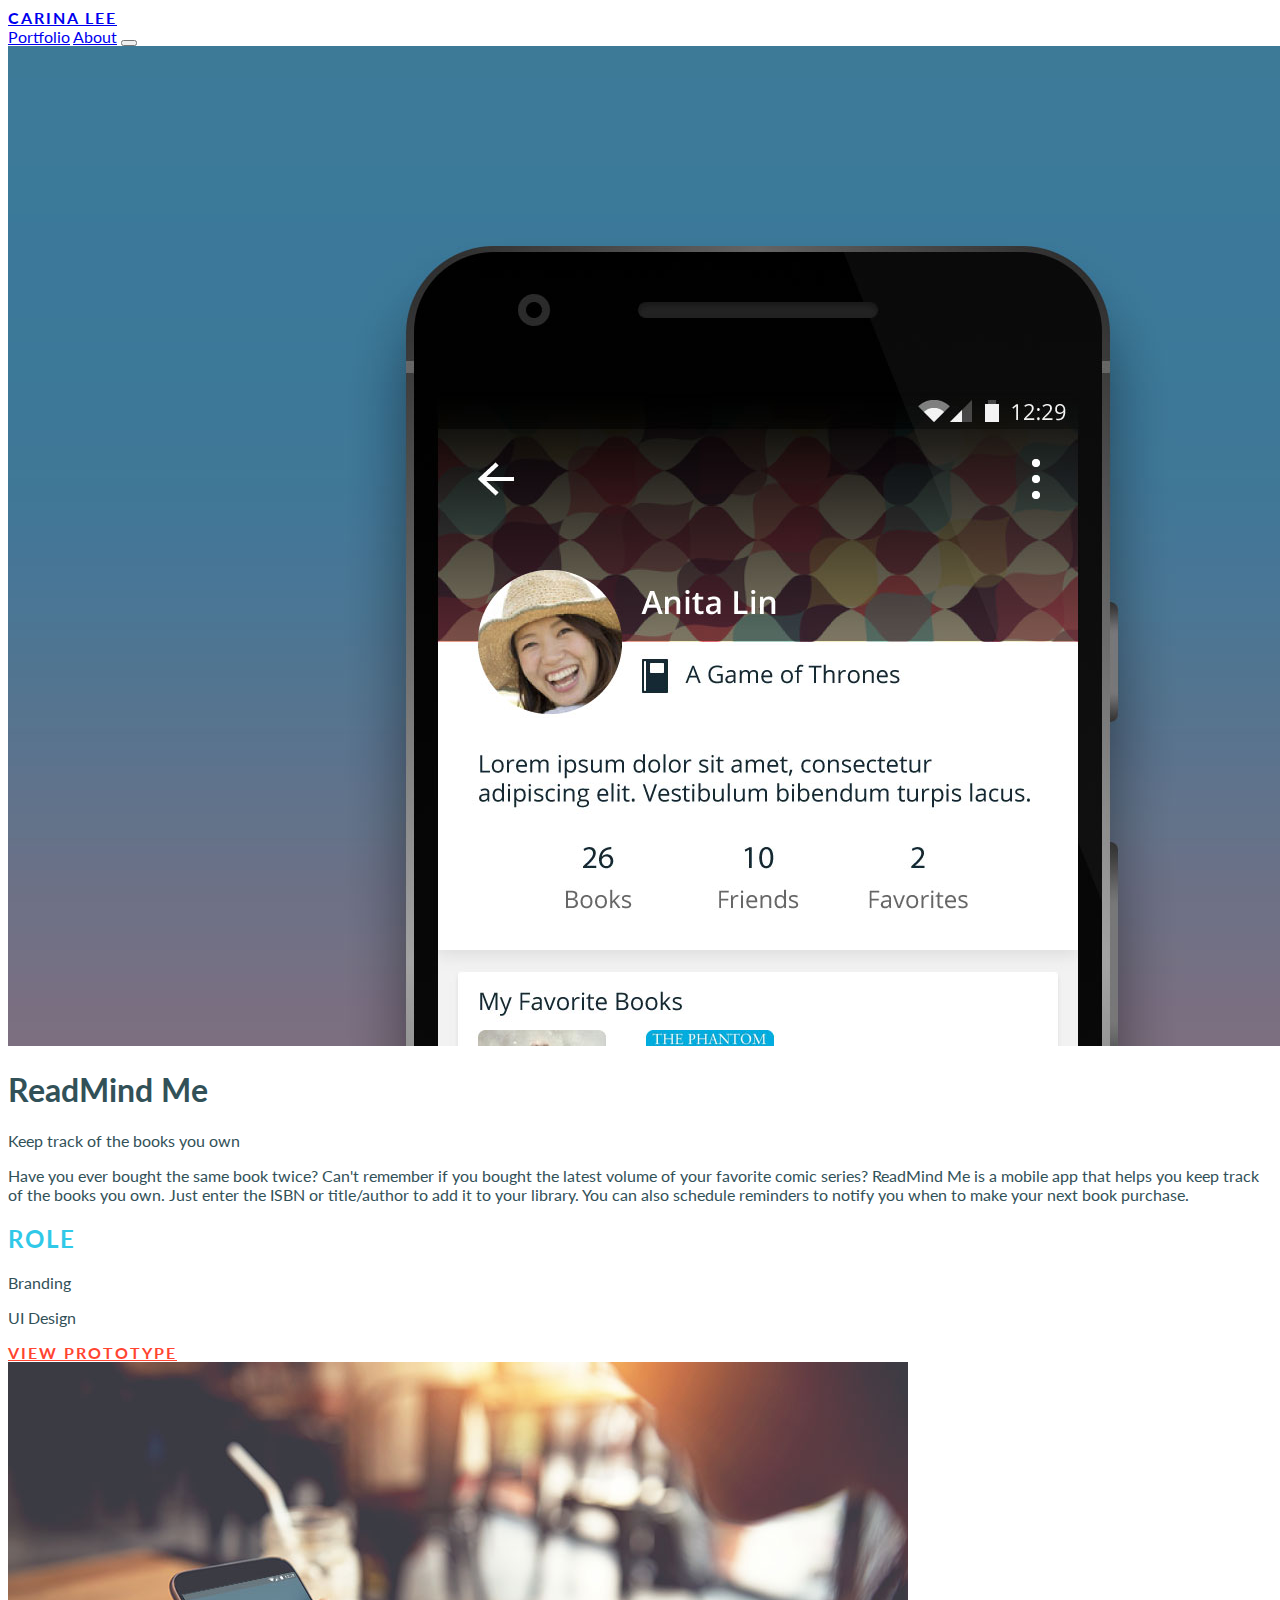
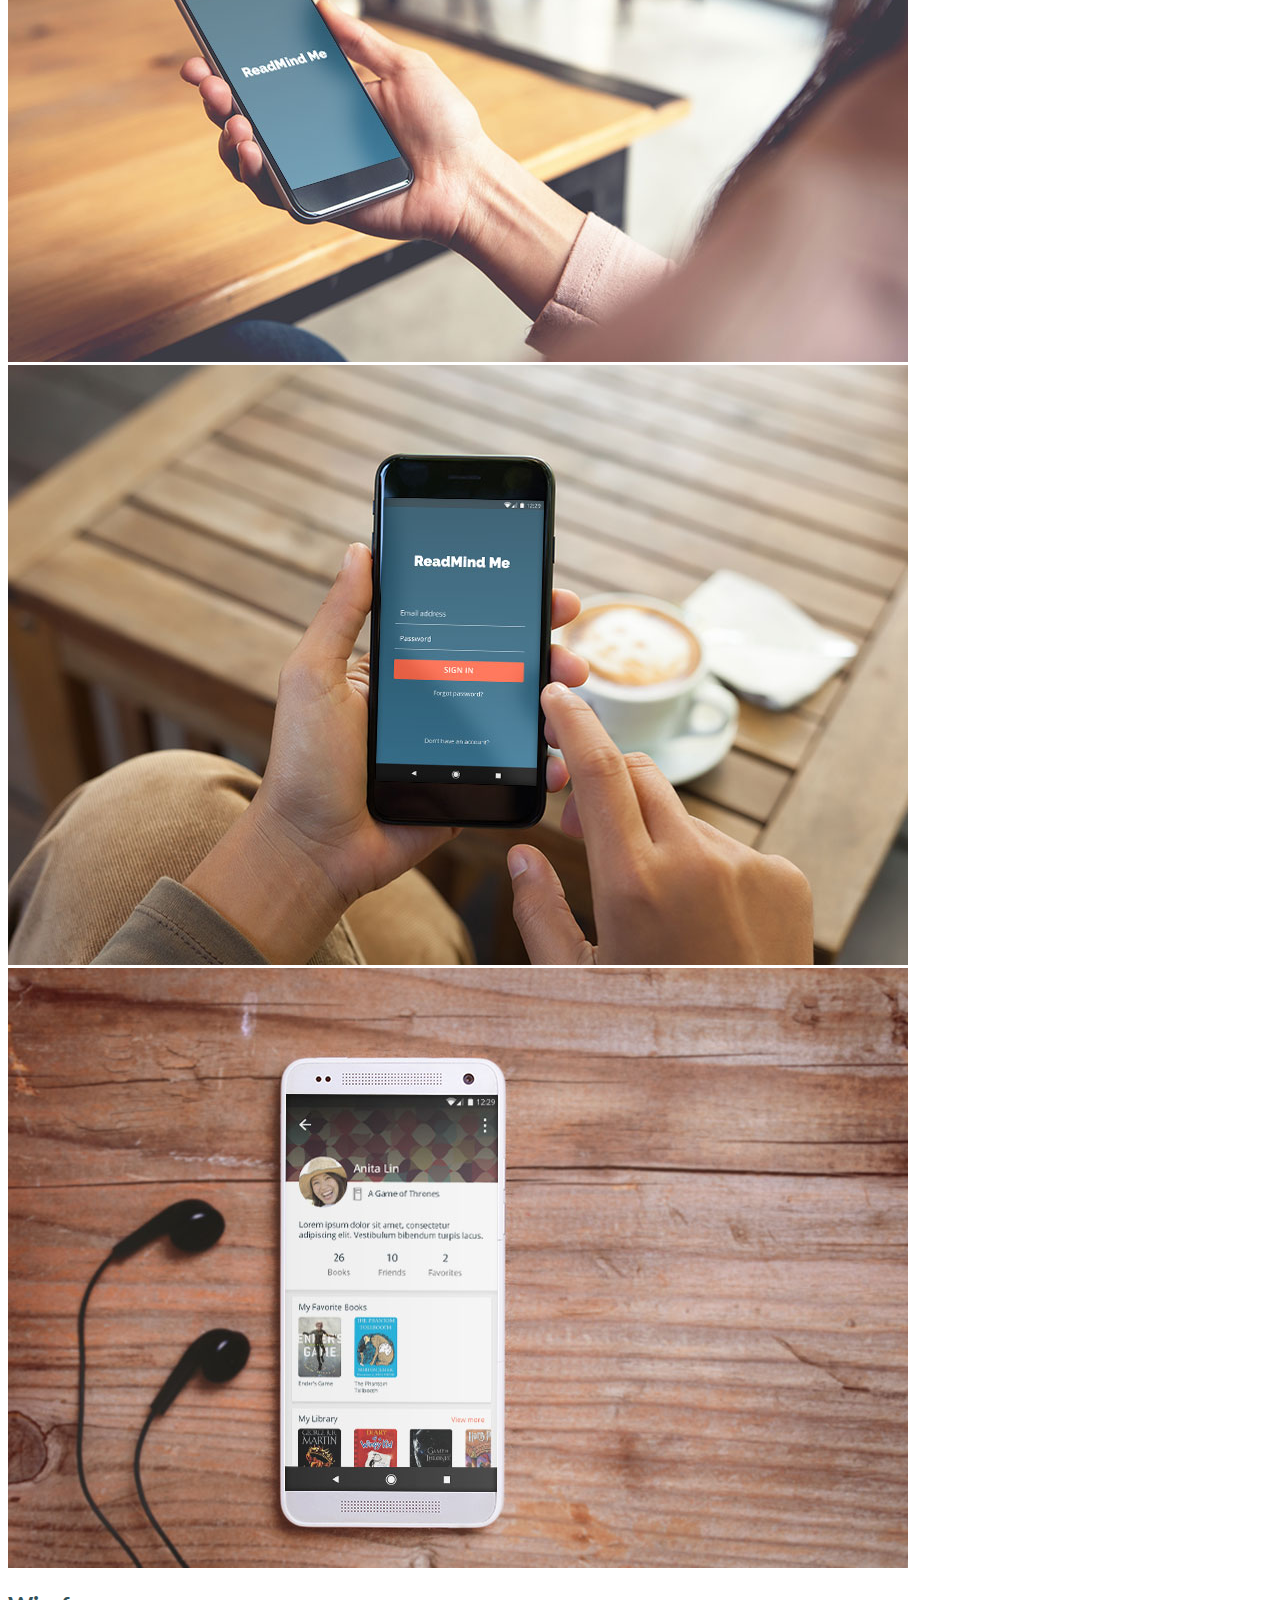
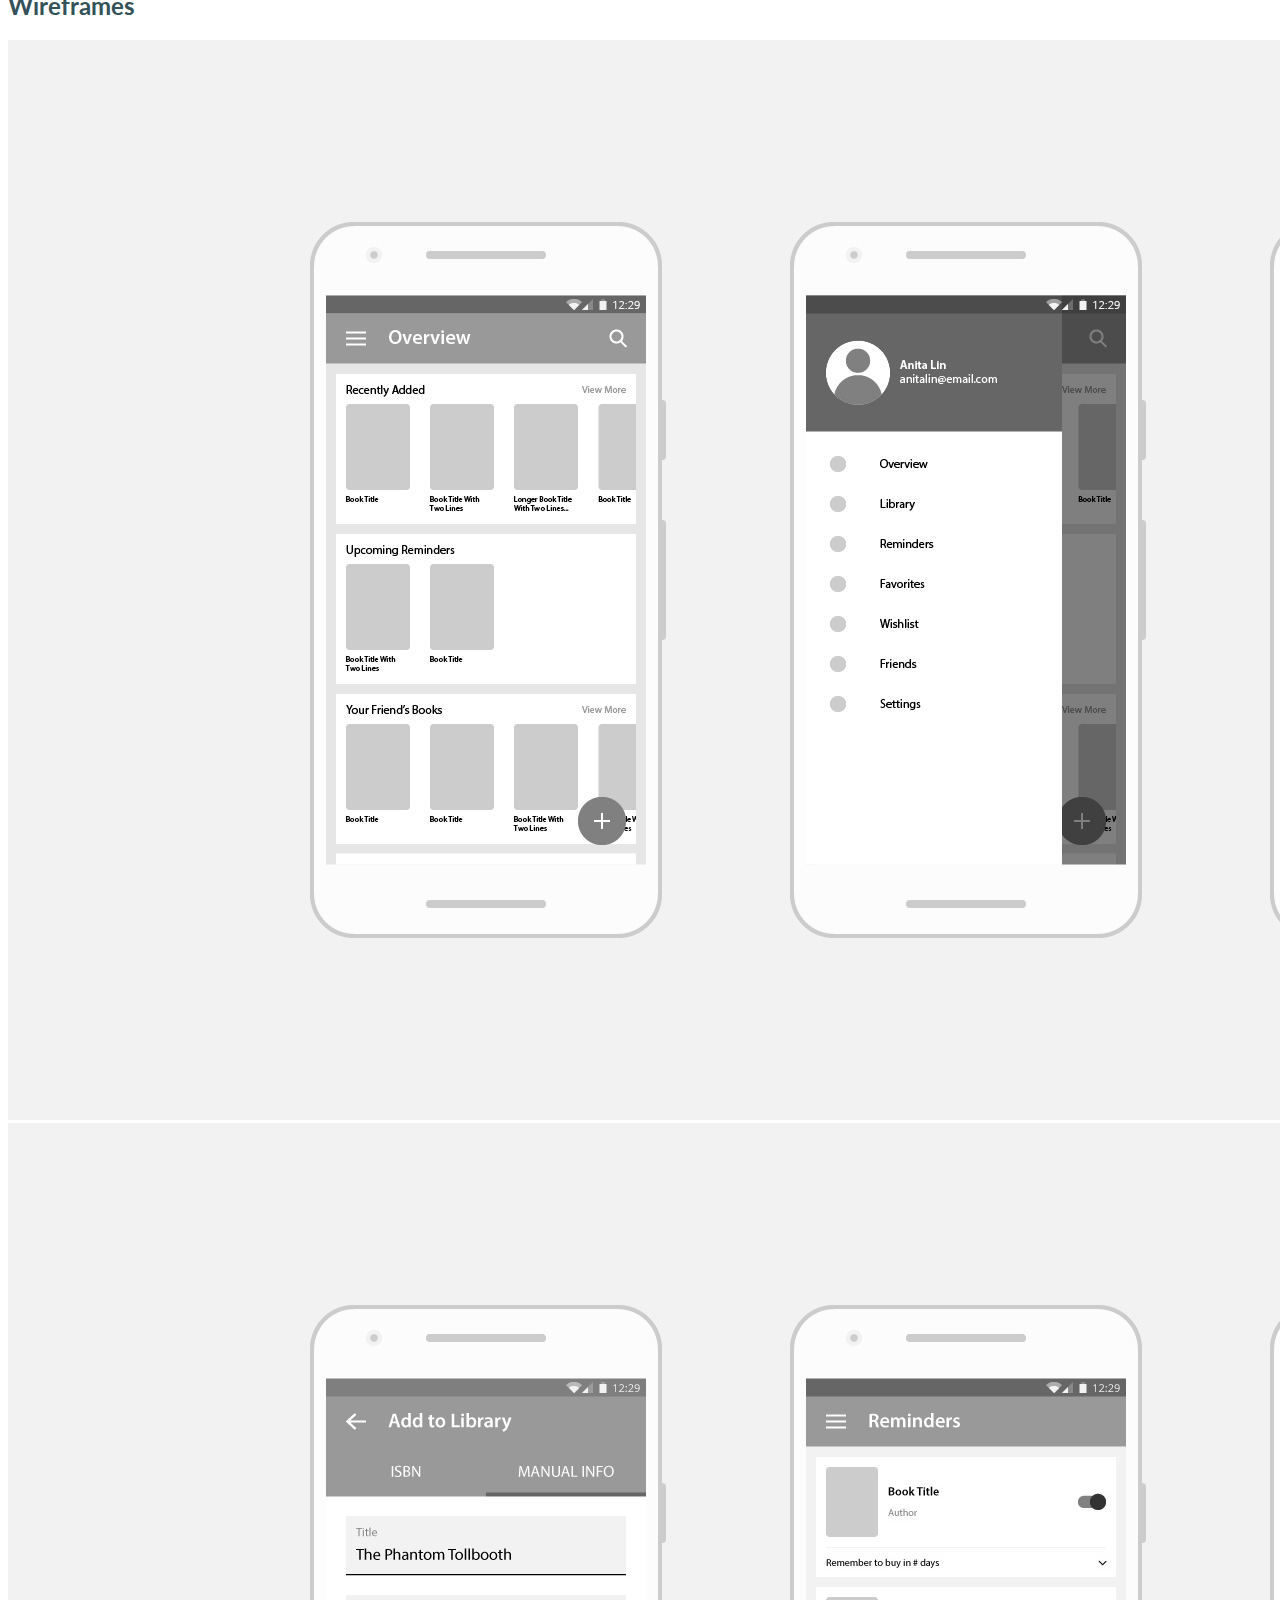
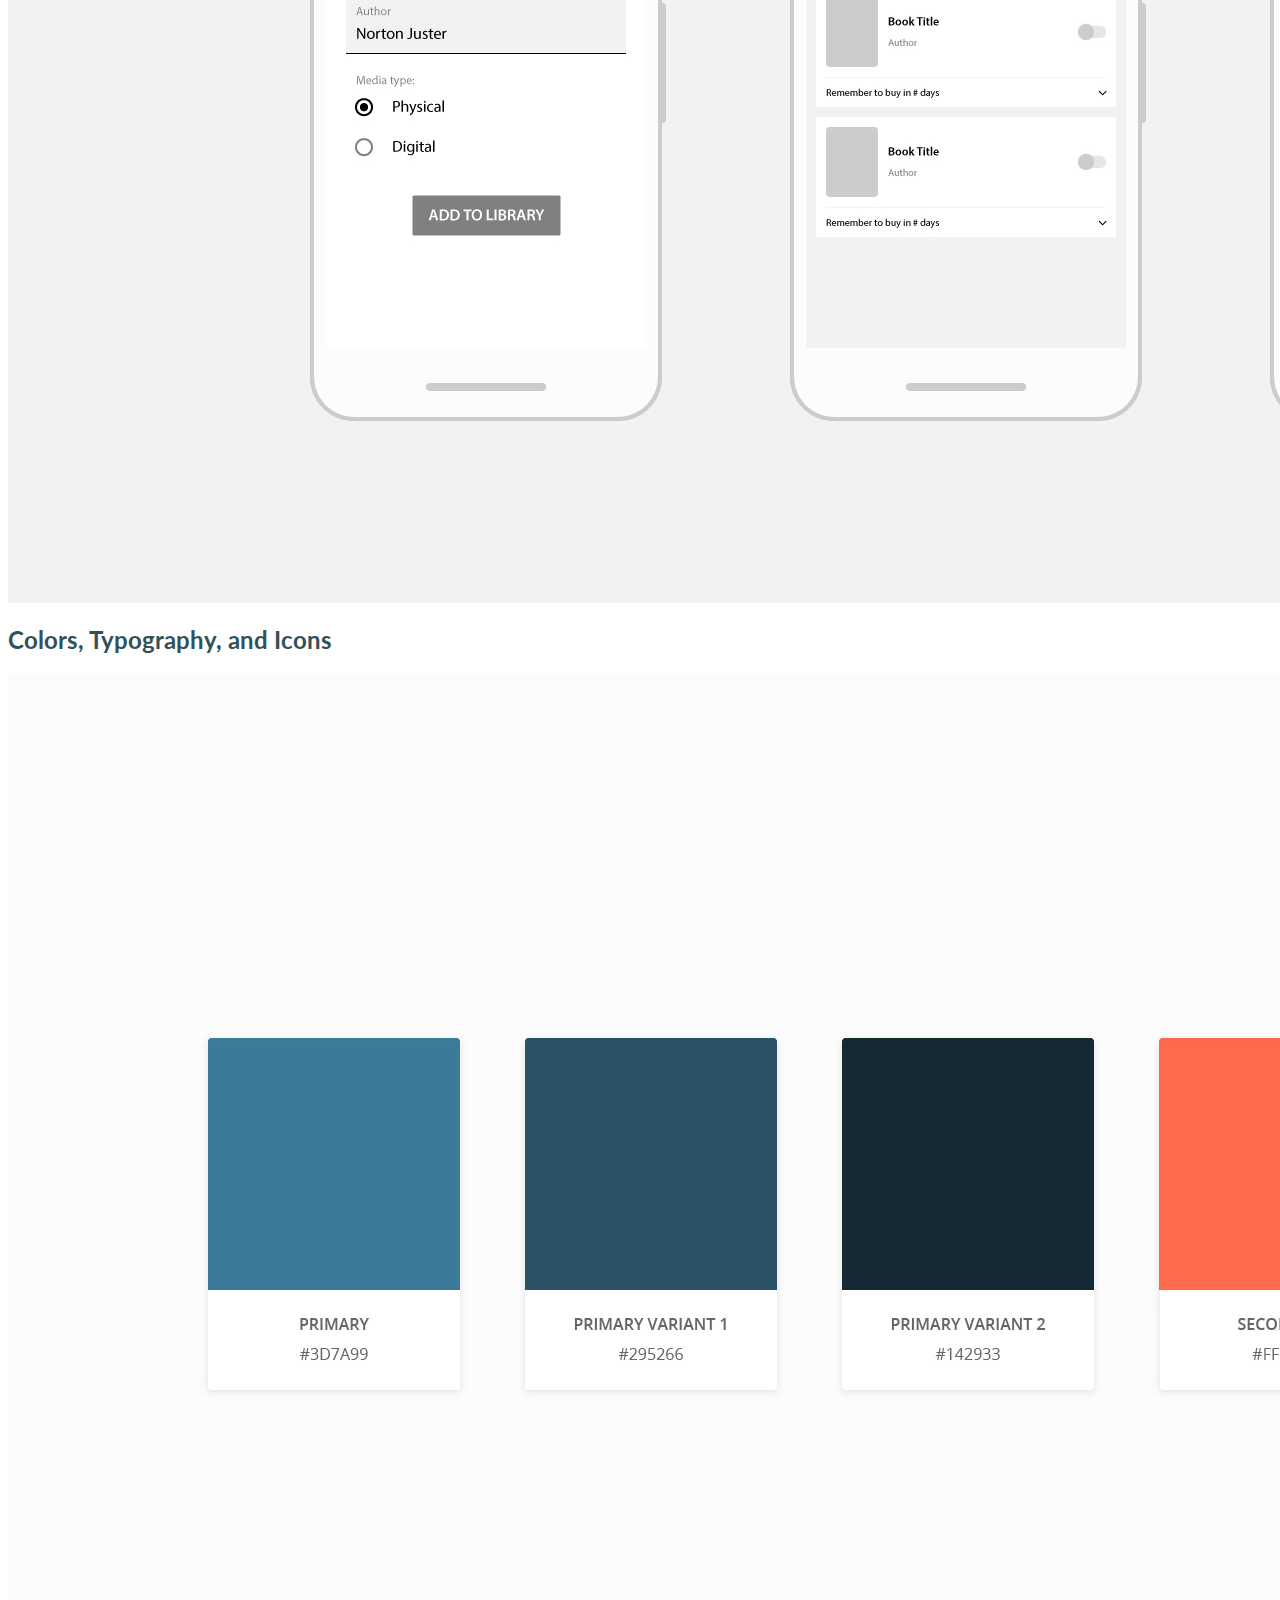
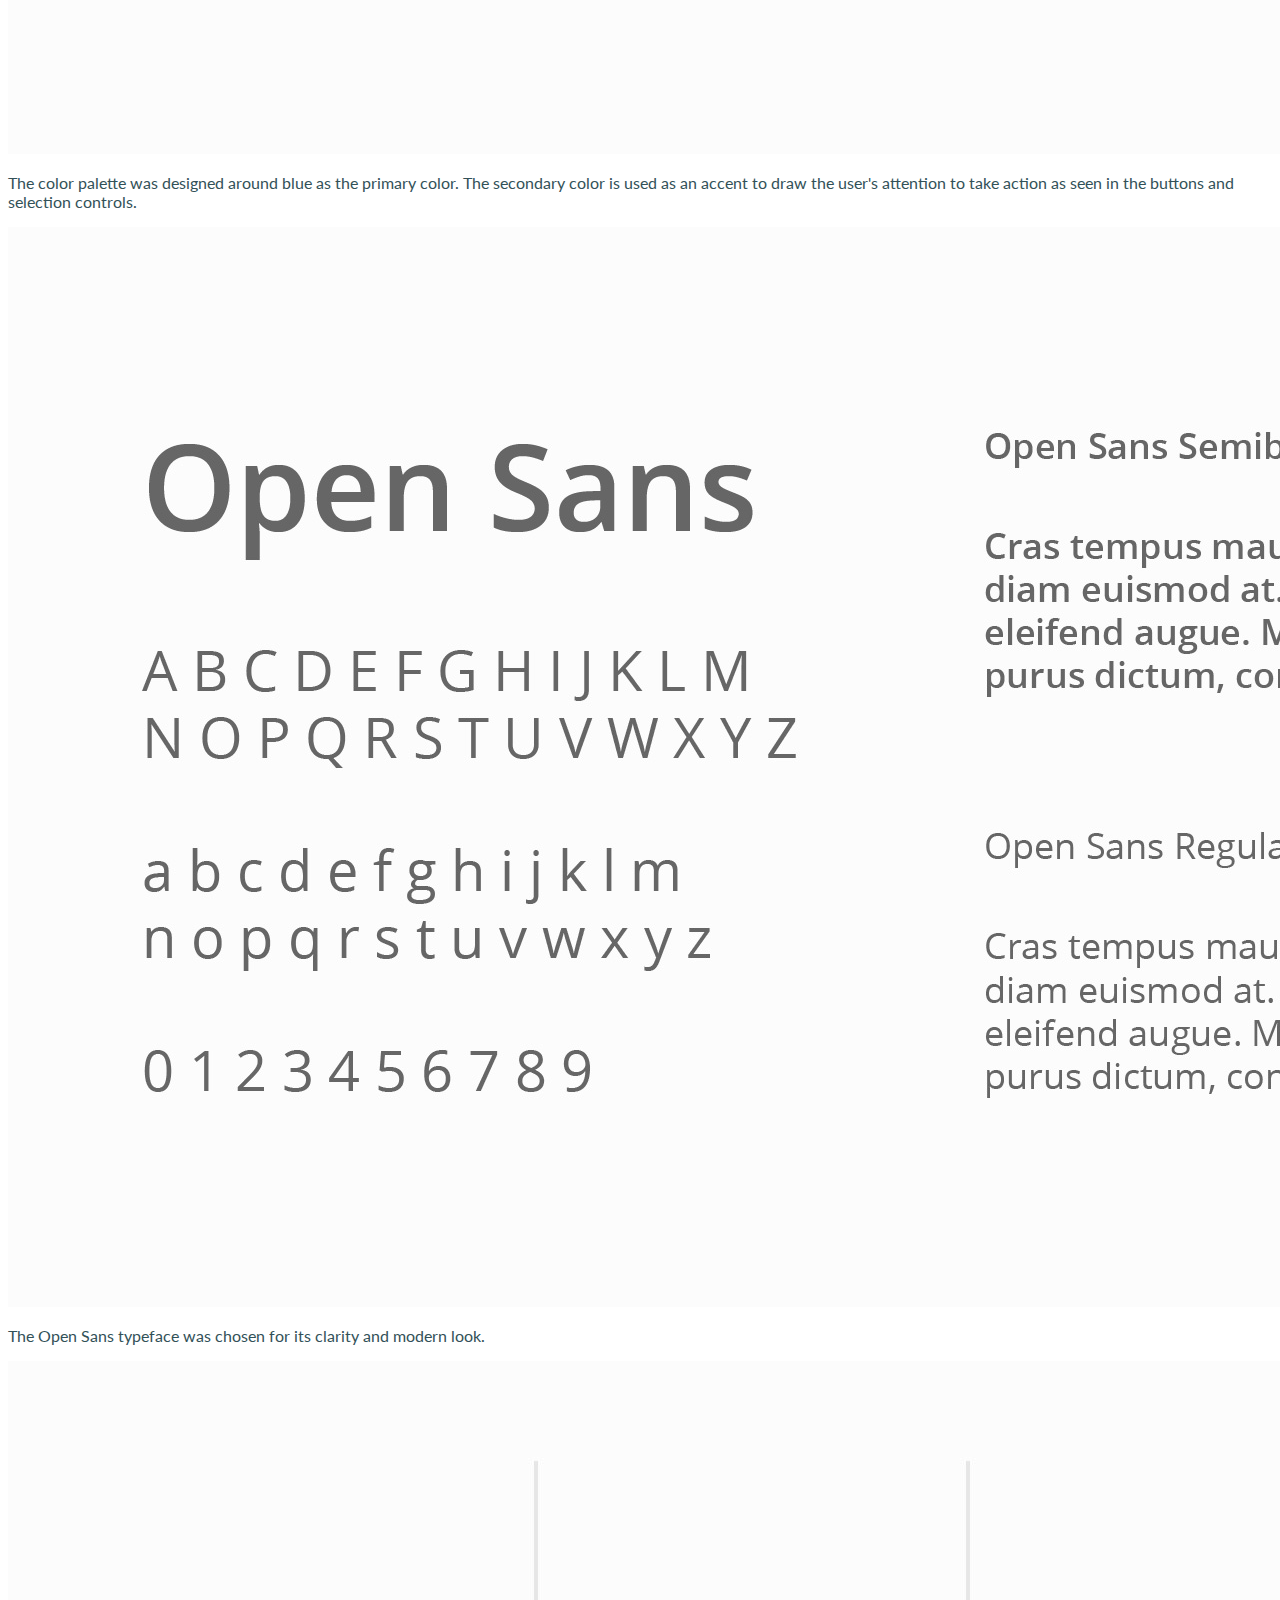
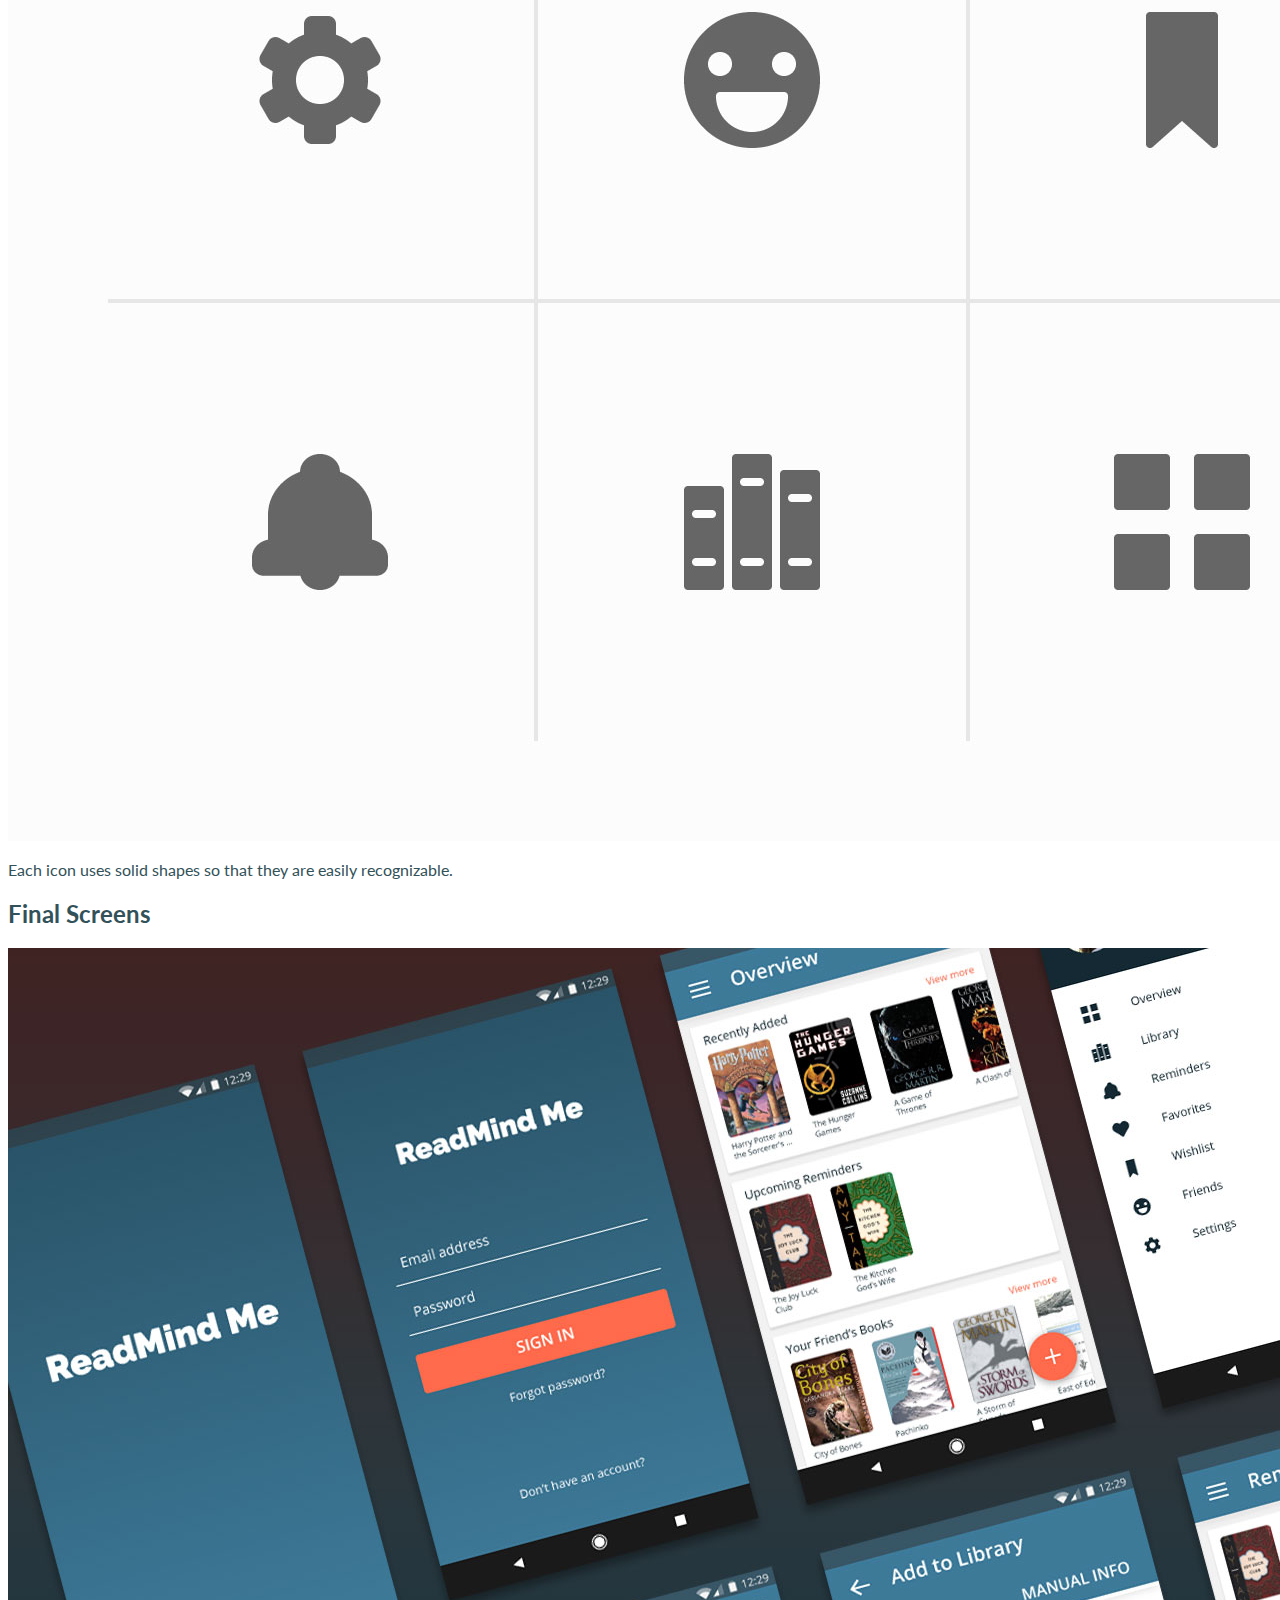
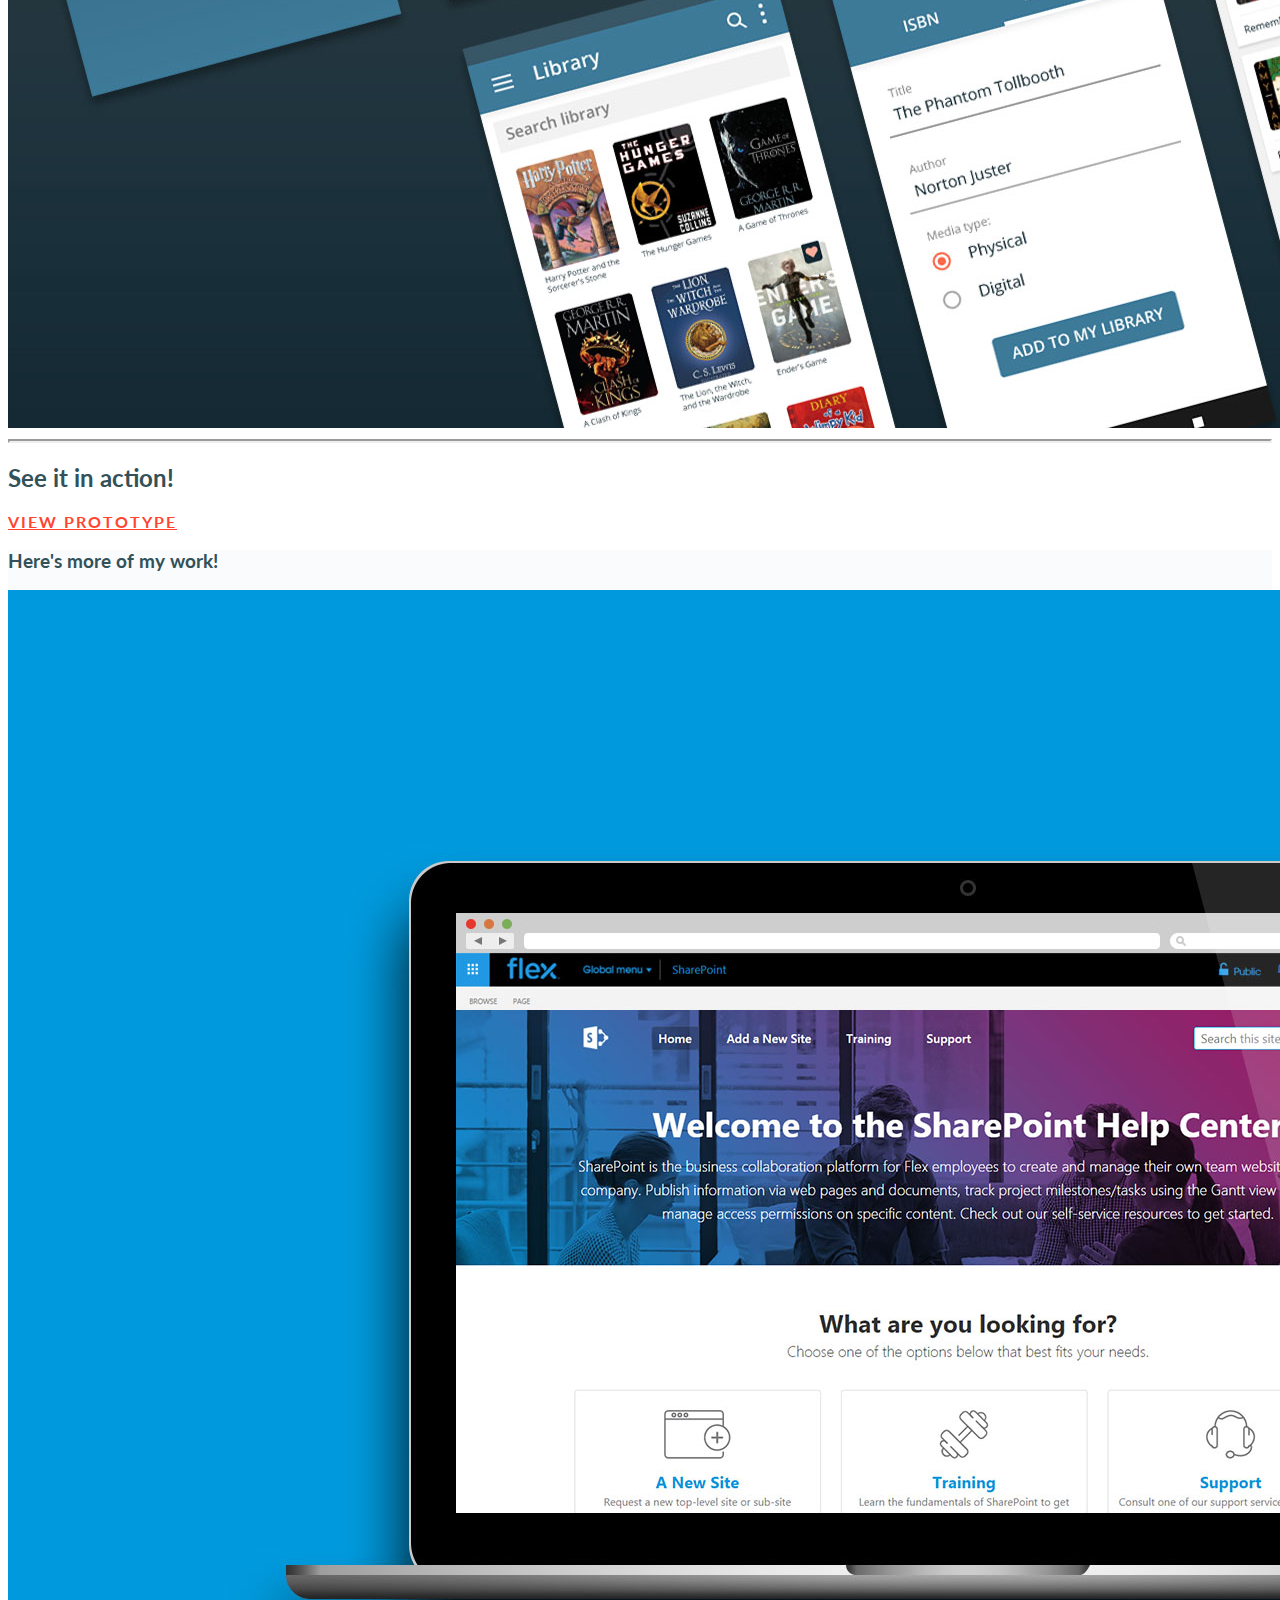
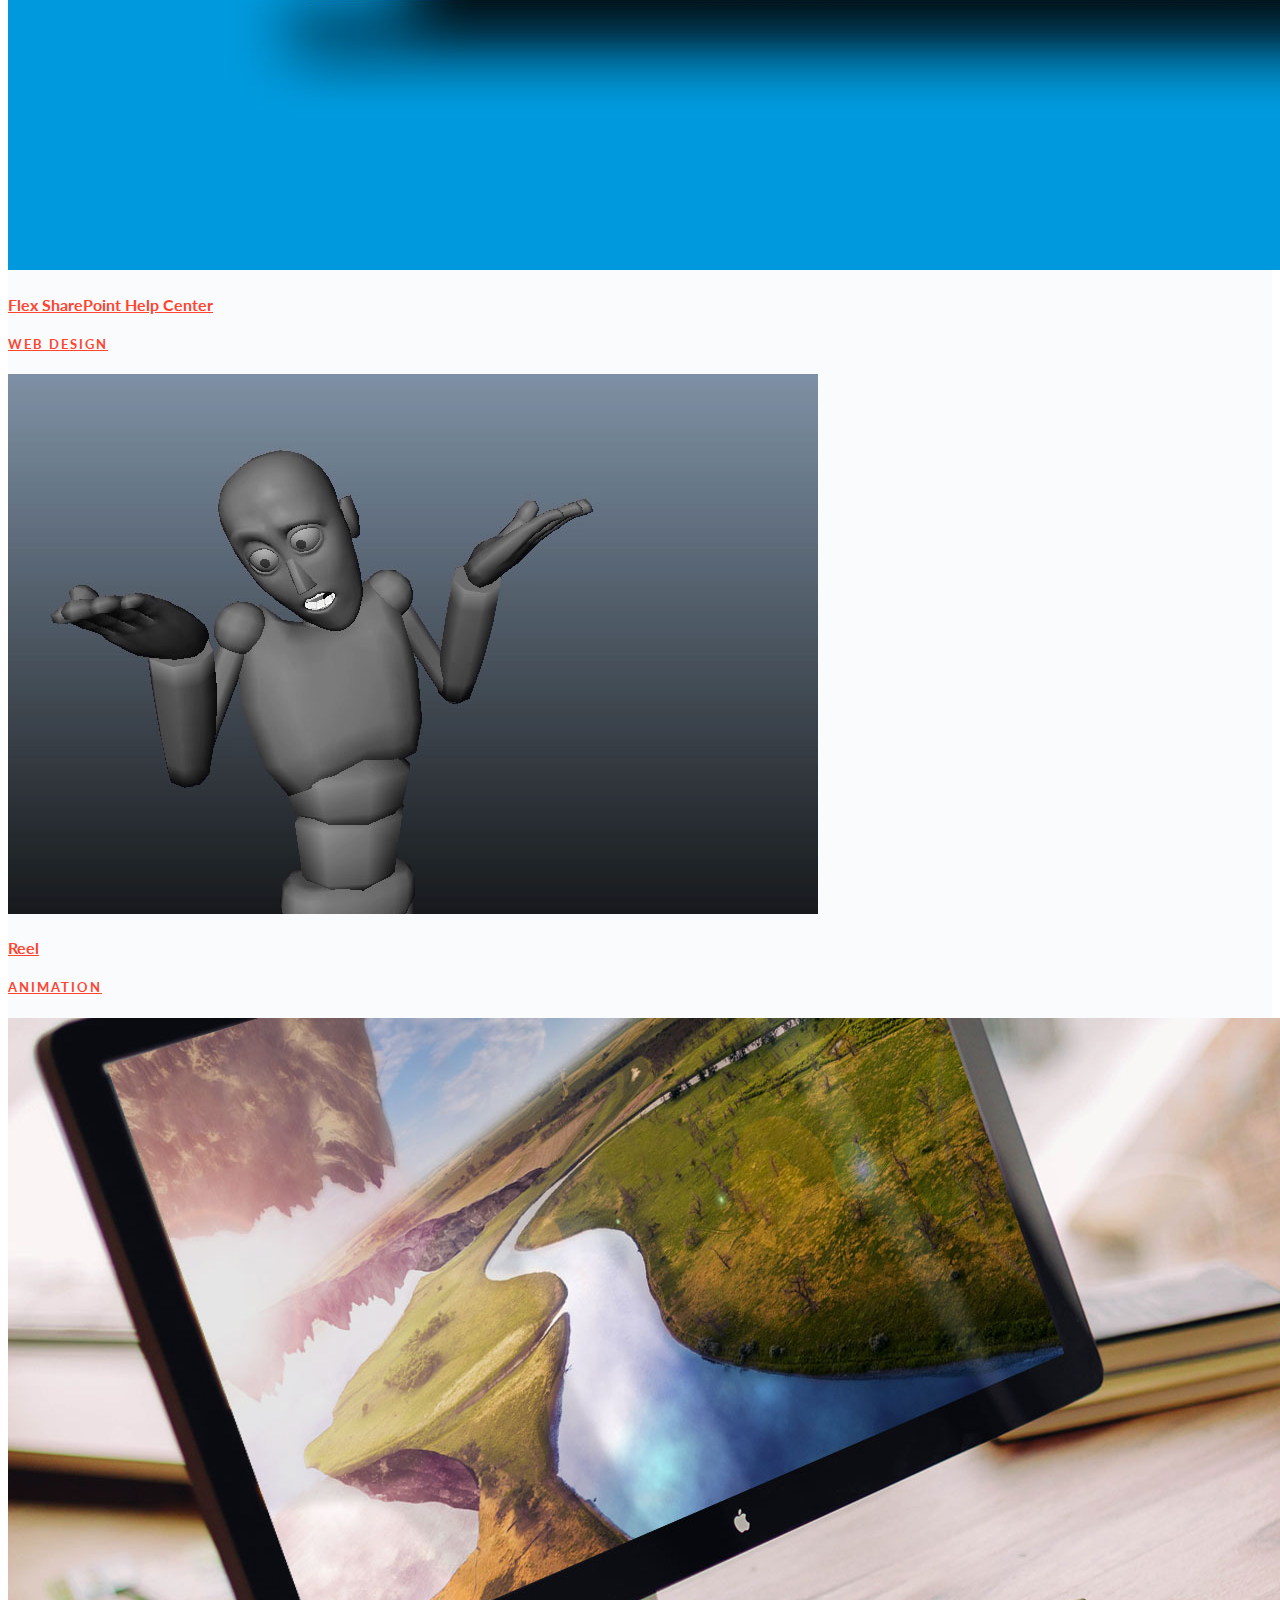
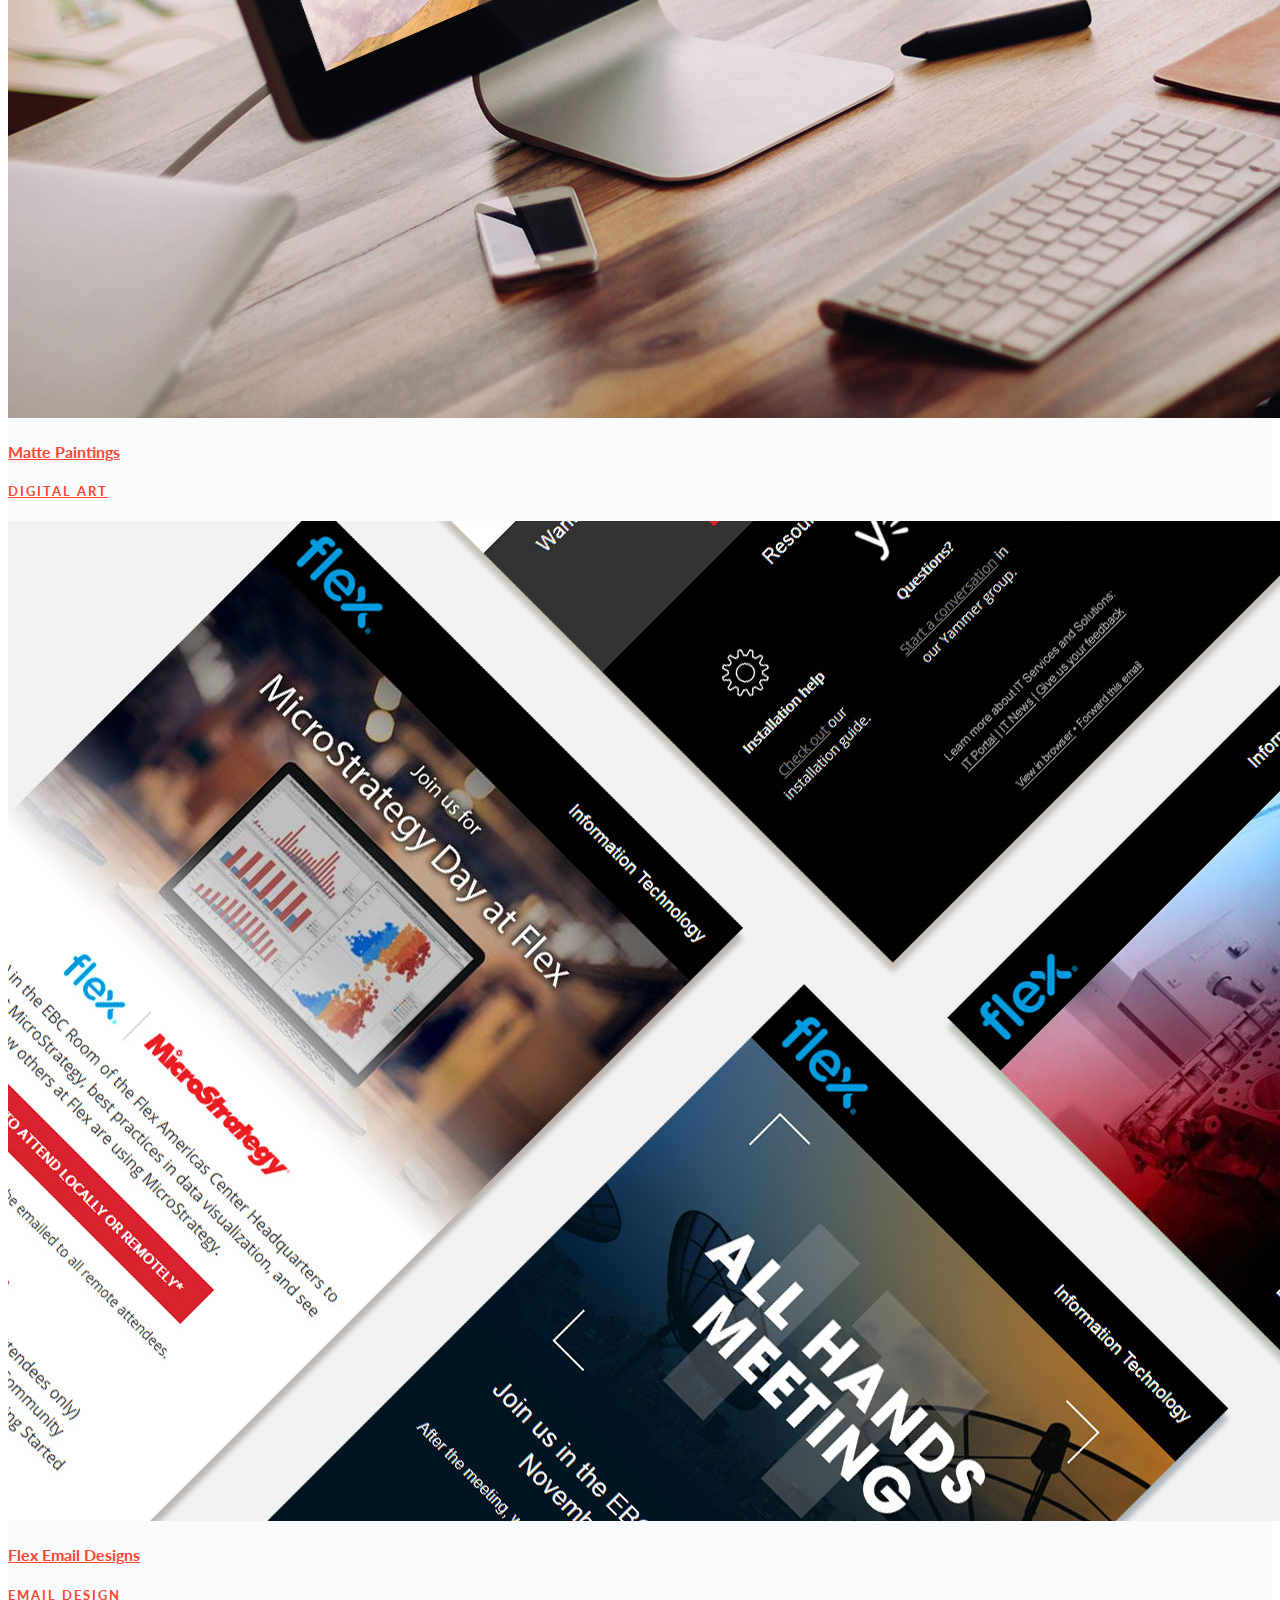
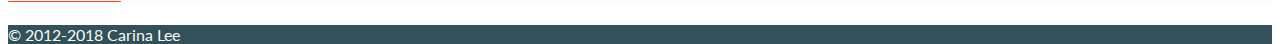
<file: readmind-me.html>
<!doctype html>
<html lang="en">
  <head>
    <title>ReadMind Me | Carina Lee</title>
    <meta charset="utf-8">
    <meta name="description" content="ReadMind Me | Carina Lee">
    <meta name="keywords" content="carina lee, animation, digital artist, artist, digital designer, designer, graphic designer, visual designer, illustrator, animator">
    <meta name="author" content="Carina Lee">
    <meta name="viewport" content="width=device-width, initial-scale=1">
    <link rel="stylesheet" href="https://www.w3schools.com/w3css/4/w3pro.css">
    <link rel="stylesheet" href="css/custom-w3.css">
    <link rel="stylesheet" href="https://use.fontawesome.com/releases/v5.3.1/css/all.css" integrity="sha384-mzrmE5qonljUremFsqc01SB46JvROS7bZs3IO2EmfFsd15uHvIt+Y8vEf7N7fWAU" crossorigin="anonymous">
  </head>
  <body>
    <!-- Mobile Navigation -->
    <nav class="w3-sidebar w3-bar-block w3-secondary" style="display: none;" id="mySidebar">
      <div class="w3-display-topright">
        <button class="w3-bar-item w3-button w3-padding-16 w3-xlarge w3-hover-none w3-hover-text-white" onclick="w3_close()">&times;</button>
      </div>
      <div class="w3-display-middle">
        <a href="/" class="w3-bar-item w3-button w3-padding-large w3-large w3-hover-none w3-hover-text-white w3-mobile">Portfolio</a>
        <a href="about" class="w3-bar-item w3-button w3-padding-large w3-large w3-hover-none w3-hover-text-white w3-mobile">About</a>
      </div>
    </nav>

    <!-- Navigation -->
    <nav>
      <div class="w3-content w3-bar">
        <a href="/" class="w3-bar-item w3-button w3-padding-24 w3-hover-none w3-hover-text-primary w3-wide text-uppercase" style="font-weight: bold;">Carina Lee</a>
        <div class="w3-right">
          <a href="/" class="w3-bar-item w3-button w3-padding-24 w3-hover-none w3-hover-text-primary w3-hide-small">Portfolio</a>
          <a href="about" class="w3-bar-item w3-button w3-padding-24 w3-hover-none w3-hover-text-primary w3-hide-small">About</a>
          <button class="w3-bar-item w3-button w3-padding-24 w3-hover-none w3-hide-large w3-hide-medium" onclick="w3_open()">
            <i class="fas fa-bars"></i>
          </button>
        </div>
      </div>
    </nav>

    <!-- Hero Section -->
    <header>
      <img src="images/cover-readmind-me.jpg" class="w3-image" alt="ReadMind Me cover image">
      <div class="w3-content w3-padding-64 w3-center">
        <h1 class="w3-margin">ReadMind Me</h1>
        <p class="w3-xlarge w3-margin">Keep track of the books you own</p>
      </div>
    </header>

    <!-- Page Content -->
    <section class="w3-content">
      <div class="w3-row">
        <div class="w3-threequarter">
          <p class="w3-large w3-margin-right w3-margin-left">Have you ever bought the same book twice? Can't remember if you bought the latest volume of your favorite comic series? ReadMind Me is a mobile app that helps you keep track of the books you own. Just enter the ISBN or title/author to add it to your library. You can also schedule reminders to notify you when to make your next book purchase.</p>
        </div>
        <div class="w3-quarter">
          <h2 class="w3-text-primary w3-small w3-wide w3-margin-right w3-margin-left text-uppercase" style="font-weight: bold;">Role</h2>
          <p class="w3-margin-right w3-margin-left">Branding</p>
          <p class="w3-margin-right w3-margin-left">UI Design</p>
        </div>
      </div>
      <div class="w3-container">
        <a href="https://invis.io/7SIKPO1BKZJ" class="w3-bar-item w3-button w3-round-small w3-small w3-wide w3-padding-large w3-section w3-text-secondary w3-border w3-border-secondary w3-topbar w3-bottombar w3-rightbar w3-leftbar w3-hover-secondary text-uppercase" target="_blank" style="font-weight: bold;">View prototype</a>
      </div>
      <div class="w3-row-padding w3-padding-64">
        <div class="w3-third w3-section">
          <img src="images/readmind-me-01.jpg" class="w3-image" alt="Person holding a smartphone displaying the ReadMind Me splash screen">
        </div>
        <div class="w3-third w3-section">
          <img src="images/readmind-me-02.jpg" class="w3-image" alt="Person holding a smartphone displaying the ReadMind Me login screen">
        </div>
        <div class="w3-third w3-section">
          <img src="images/readmind-me-03.jpg" class="w3-image" alt="Smartphone displaying the ReadMind Me profile screen">
        </div>
      </div>
      <div class="w3-row w3-padding-64">
        <div class="w3-third">
          <h2 class="w3-margin">Wireframes</h2>
        </div>
        <div class="w3-twothird">
          <div class="w3-container w3-section">
            <img src="images/readmind-me-wireframes-01.jpg" class="w3-image" alt="ReadMind Me wireframes for the overview, menu, and library">
          </div>
          <div class="w3-container w3-section">
            <img src="images/readmind-me-wireframes-02.jpg" class="w3-image" alt="ReadMind Me wireframes for adding to your library and the reminders and profile screens">
          </div>
        </div>
      </div>
      <div class="w3-row w3-padding-64">
        <div class="w3-third">
          <h2 class="w3-margin">Colors, Typography, and Icons</h2>
        </div>
        <div class="w3-twothird">
          <div class="w3-container w3-section">
            <img src="images/readmind-me-colors.jpg" class="w3-image" alt="Color Palette">
            <p>The color palette was designed around blue as the primary color. The secondary color is used as an accent to draw the user's attention to take action as seen in the buttons and selection controls.</p>
          </div>
          <div class="w3-container w3-section">
            <img src="images/readmind-me-typography.jpg" class="w3-image" alt="Typography">
            <p>The Open Sans typeface was chosen for its clarity and modern look.</p>
          </div>
          <div class="w3-container w3-section">
            <img src="images/readmind-me-iconography.jpg" class="w3-image" alt="Iconography">
            <p>Each icon uses solid shapes so that they are easily recognizable.</p>
          </div>
        </div>
      </div>
      <div class="w3-container w3-padding-64">
        <h2 class="w3-margin-bottom w3-center">Final Screens</h2>
        <img src="images/readmind-me-final-screens.jpg" class="w3-image" alt="Final Screens">
      </div>
      <hr class="w3-border-top w3-border-dary-gray w3-opacity-max w3-topbar w3-margin-right w3-margin-left">
      <div class="w3-container w3-padding-64 w3-center">
        <h2>See it in action!</h2>
        <a href="https://invis.io/7SIKPO1BKZJ" class="w3-button w3-round-small w3-small w3-wide w3-padding-large w3-section w3-text-secondary w3-border w3-border-secondary w3-topbar w3-bottombar w3-rightbar w3-leftbar w3-hover-secondary text-uppercase" target="_blank" style="font-weight: bold;">View prototype</a>
      </div>
    </section>

    <section class="w3-container w3-light-gray w3-padding-64">
      <h3 class="w3-margin-bottom w3-center">Here's more of my work!</h3>
      <div class="w3-row">
        <a href="flex-sharepoint" class="w3-quarter w3-button w3-text-secondary w3-hover-none w3-hover-text-dark-gray">
          <img src="images/sharepoint-home.jpg" class="w3-image" alt="Flex SharePoint Help Center thumbnail">
          <h4 class="w3-large">Flex SharePoint Help Center</h4>
          <h5 class="w3-small w3-wide text-uppercase">Web Design</h5>
        </a>
        <a href="reel" class="w3-quarter w3-button w3-text-secondary w3-hover-none w3-hover-text-dark-gray">
          <img src="images/cover-reel.jpg" class="w3-image" alt="Demo Reel thumbnail">
          <h4 class="w3-large">Reel</h4>
          <h5 class="w3-small w3-wide text-uppercase">Animation</h5>
        </a>
        <a href="matte-paintings" class="w3-quarter w3-button w3-text-secondary w3-hover-none w3-hover-text-dark-gray">
          <img src="images/cover-matte-paintings.jpg" class="w3-image" alt="Matte Paintings thumbnail">
          <h4 class="w3-large">Matte Paintings</h4>
          <h5 class="w3-small w3-wide text-uppercase">Digital Art</h5>
        </a>
        <a href="flex-emails" class="w3-quarter w3-button w3-text-secondary w3-hover-none w3-hover-text-dark-gray">
          <img src="images/cover-email-designs.jpg" class="w3-image" alt="Flex Email Designs thumbnail">
          <h4 class="w3-large">Flex Email Designs</h4>
          <h5 class="w3-small w3-wide text-uppercase">Email Design</h5>
        </a>
      </div>
    </section>

    <!-- Footer -->
    <footer class="w3-dark-gray w3-padding-24">
      <div class="w3-content w3-bar">
        <div class="w3-bar-item w3-right w3-mobile" style="padding: 0;">
          <a href="//behance.net/carinalee" class="w3-button w3-hover-none w3-hover-text-secondary" target="_blank">
            <i class="fab fa-behance fa-fw"></i>
          </a>
          <a href="//instagram.com/carinamlee" class="w3-button w3-hover-none w3-hover-text-secondary" target="_blank">
            <i class="fab fa-instagram fa-fw"></i>
          </a>
          <a href="//vimeo.com/carinalee" class="w3-button w3-hover-none w3-hover-text-secondary" target="_blank">
            <i class="fab fa-vimeo-v fa-fw"></i>
          </a>
          <a href="//linkedin.com/in/carina-lee" class="w3-button w3-hover-none w3-hover-text-secondary" target="_blank">
            <i class="fab fa-linkedin-in fa-fw"></i>
          </a>
        </div>
        <span class="w3-bar-item w3-mobile">&copy 2012-2018 Carina Lee</span>
      </div>
    </footer>

    <!-- JavaScript for Mobile Navigation -->
    <script src="js/mobile-navigation.js"></script>
  </body>
</html>
</file>
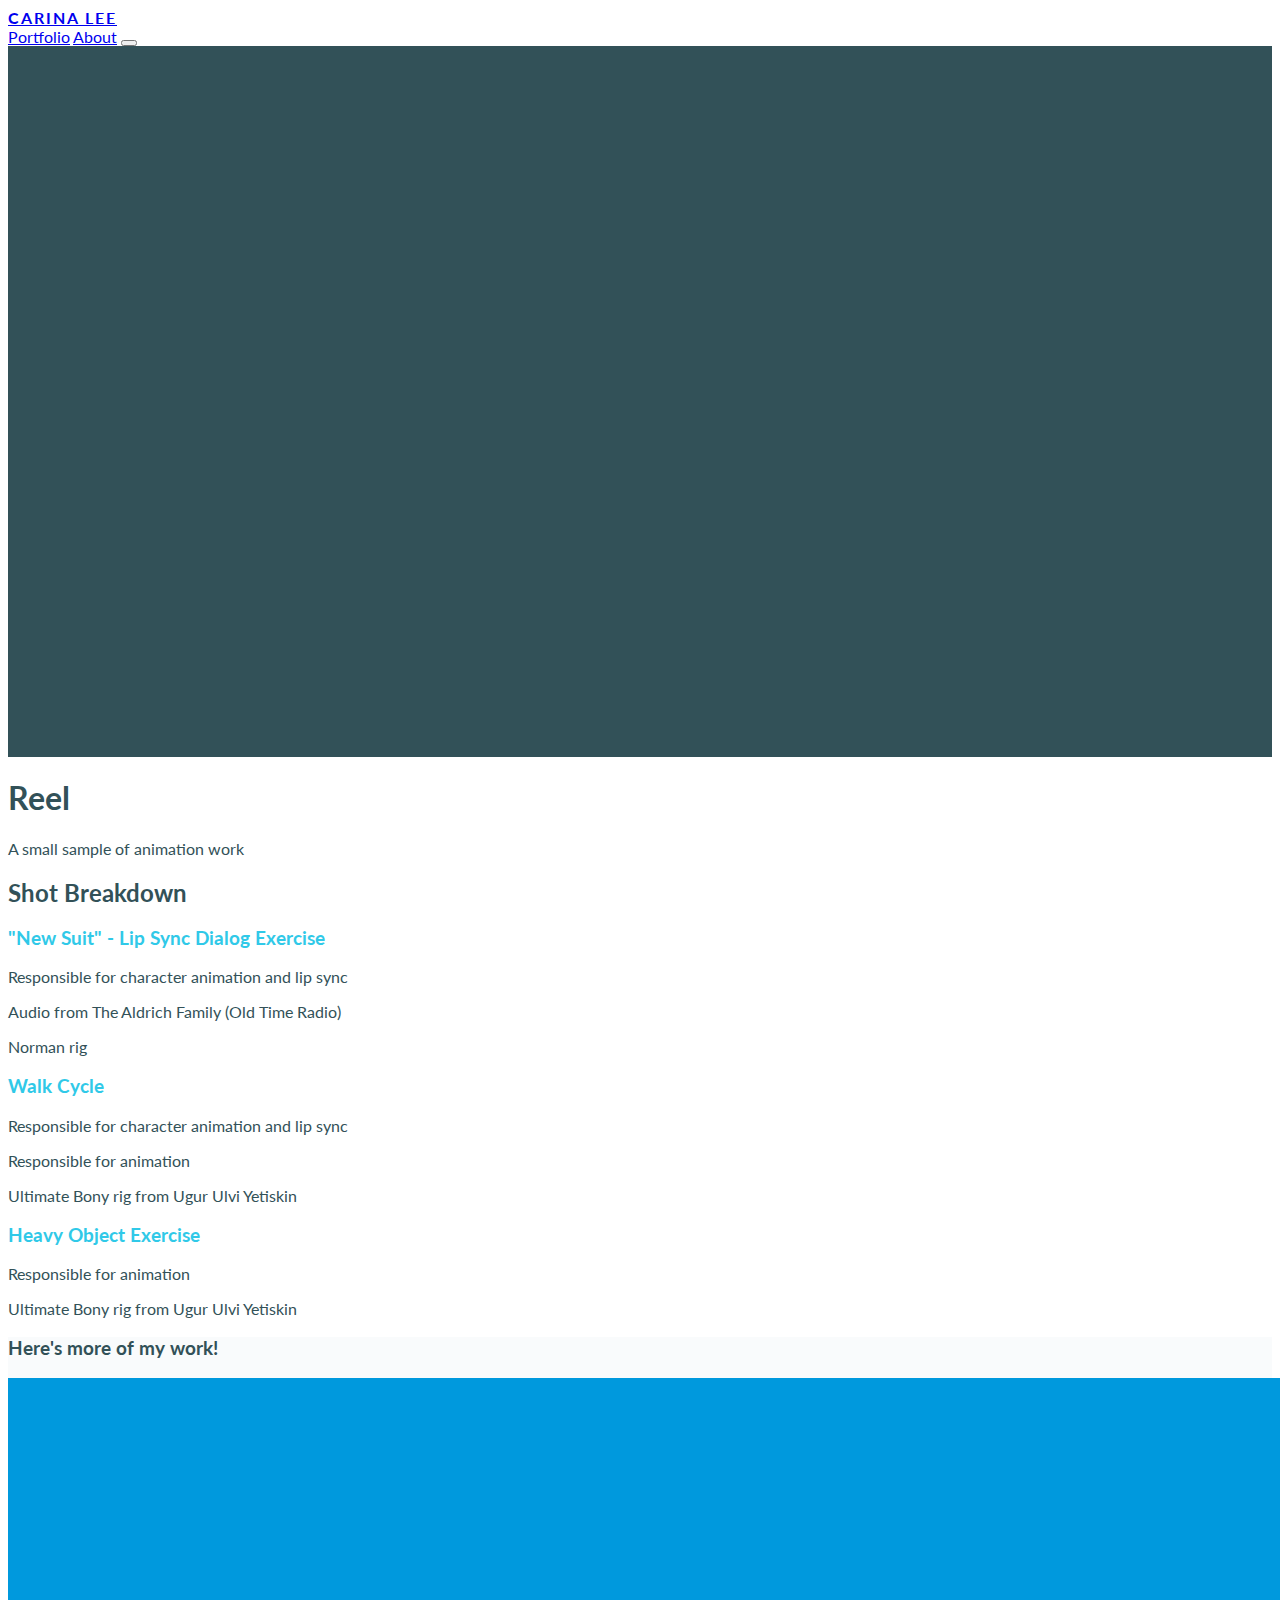
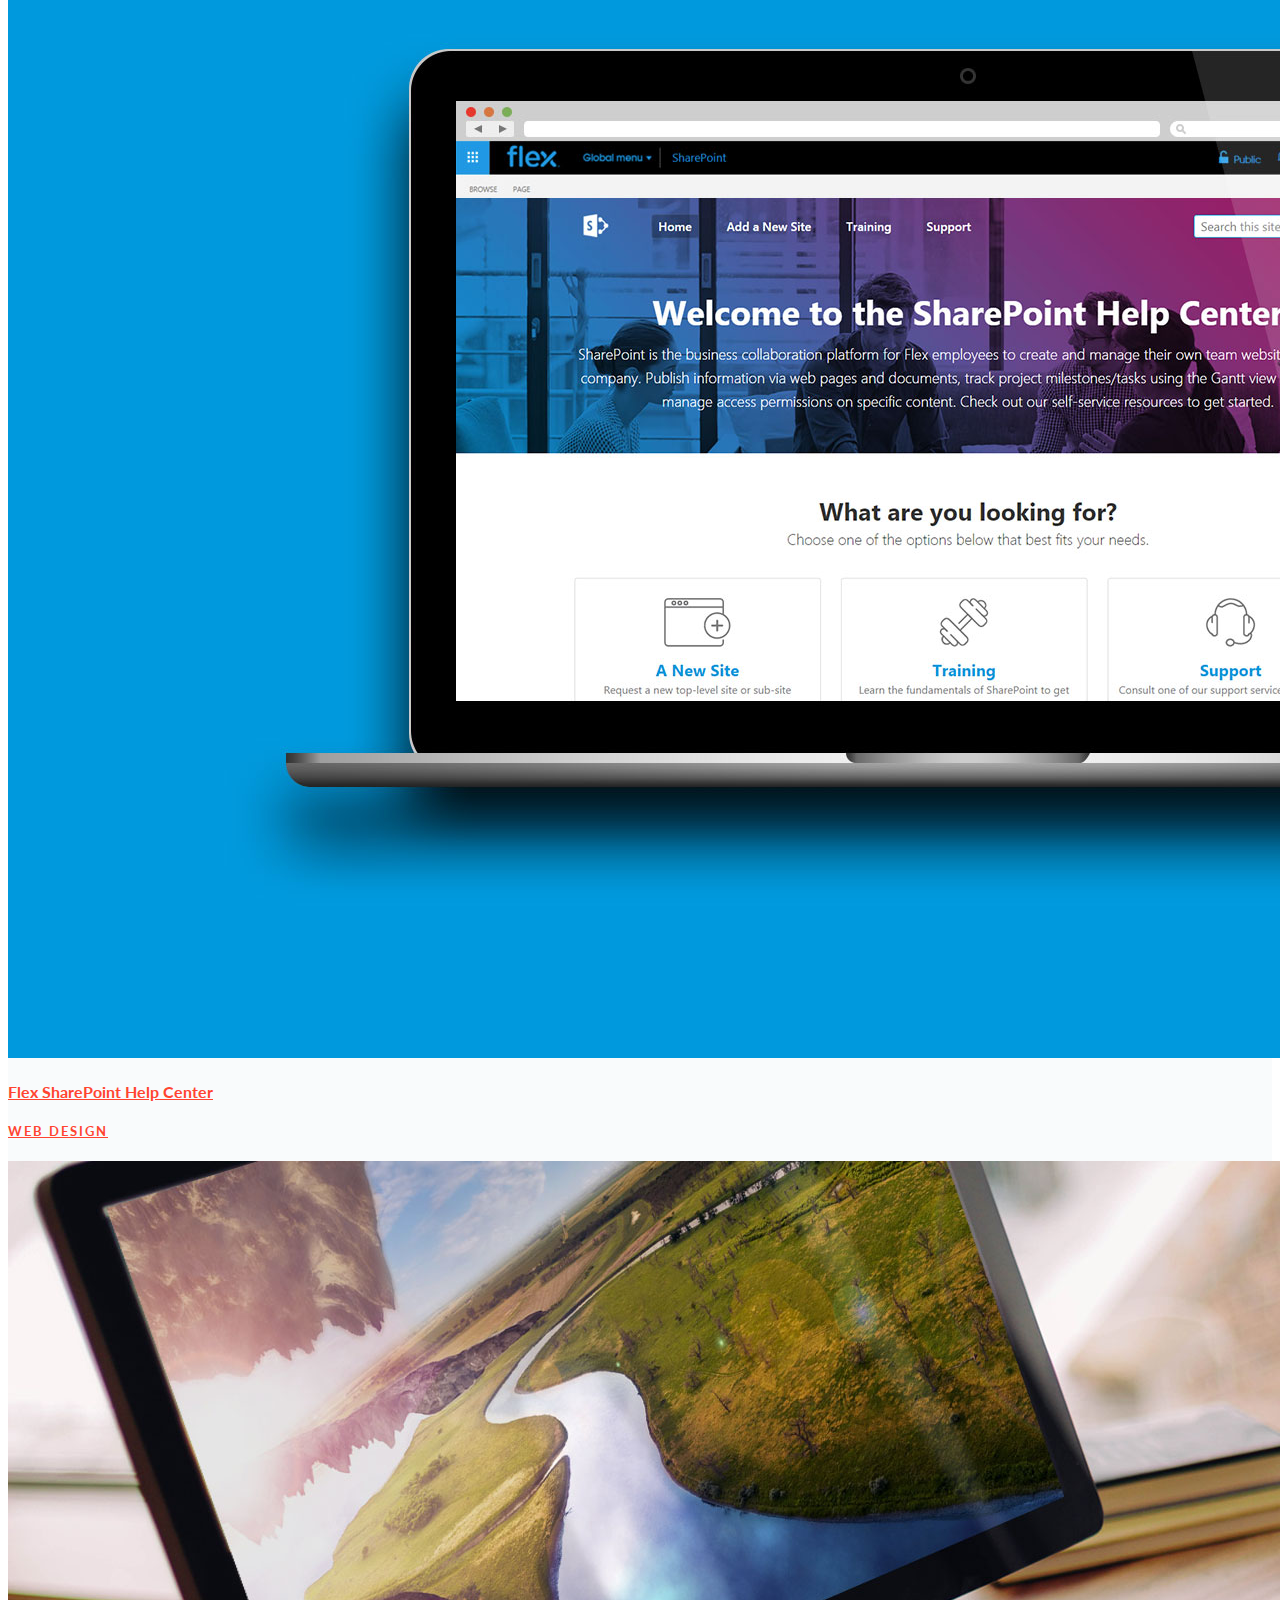
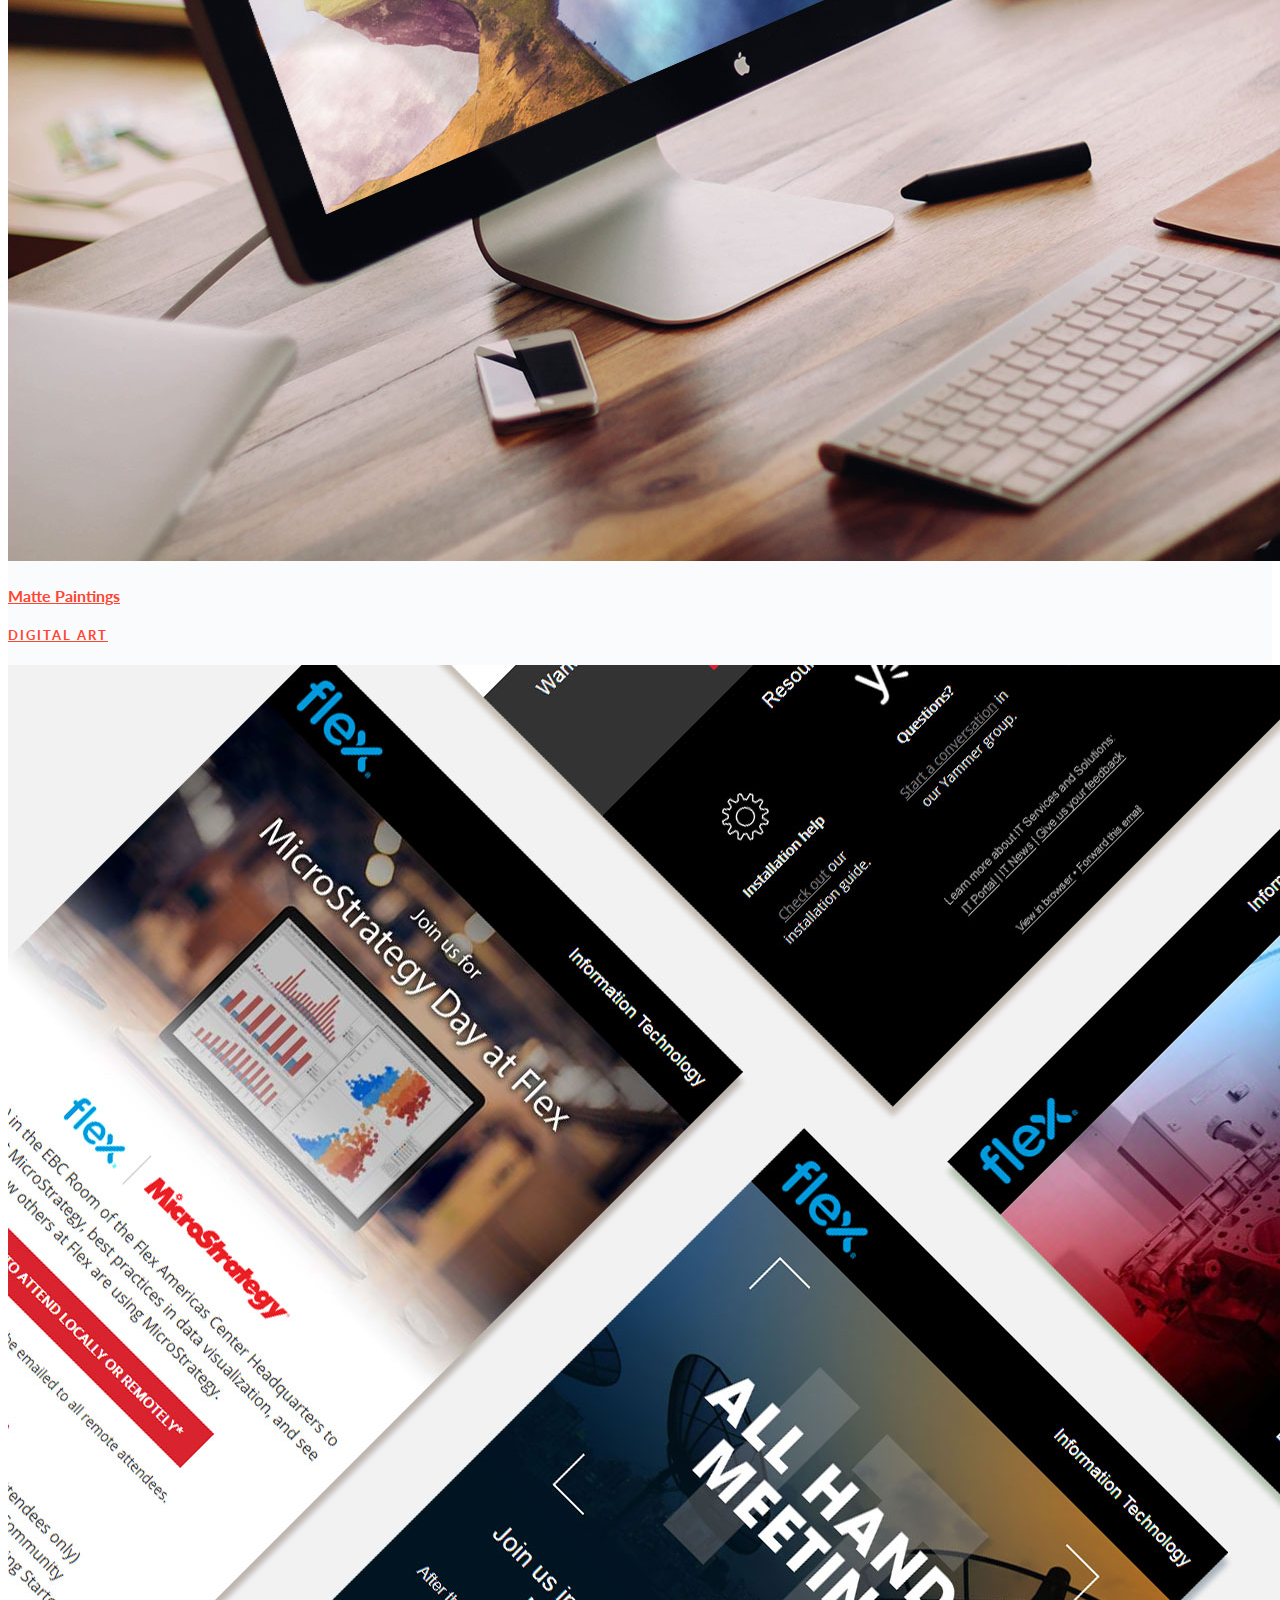
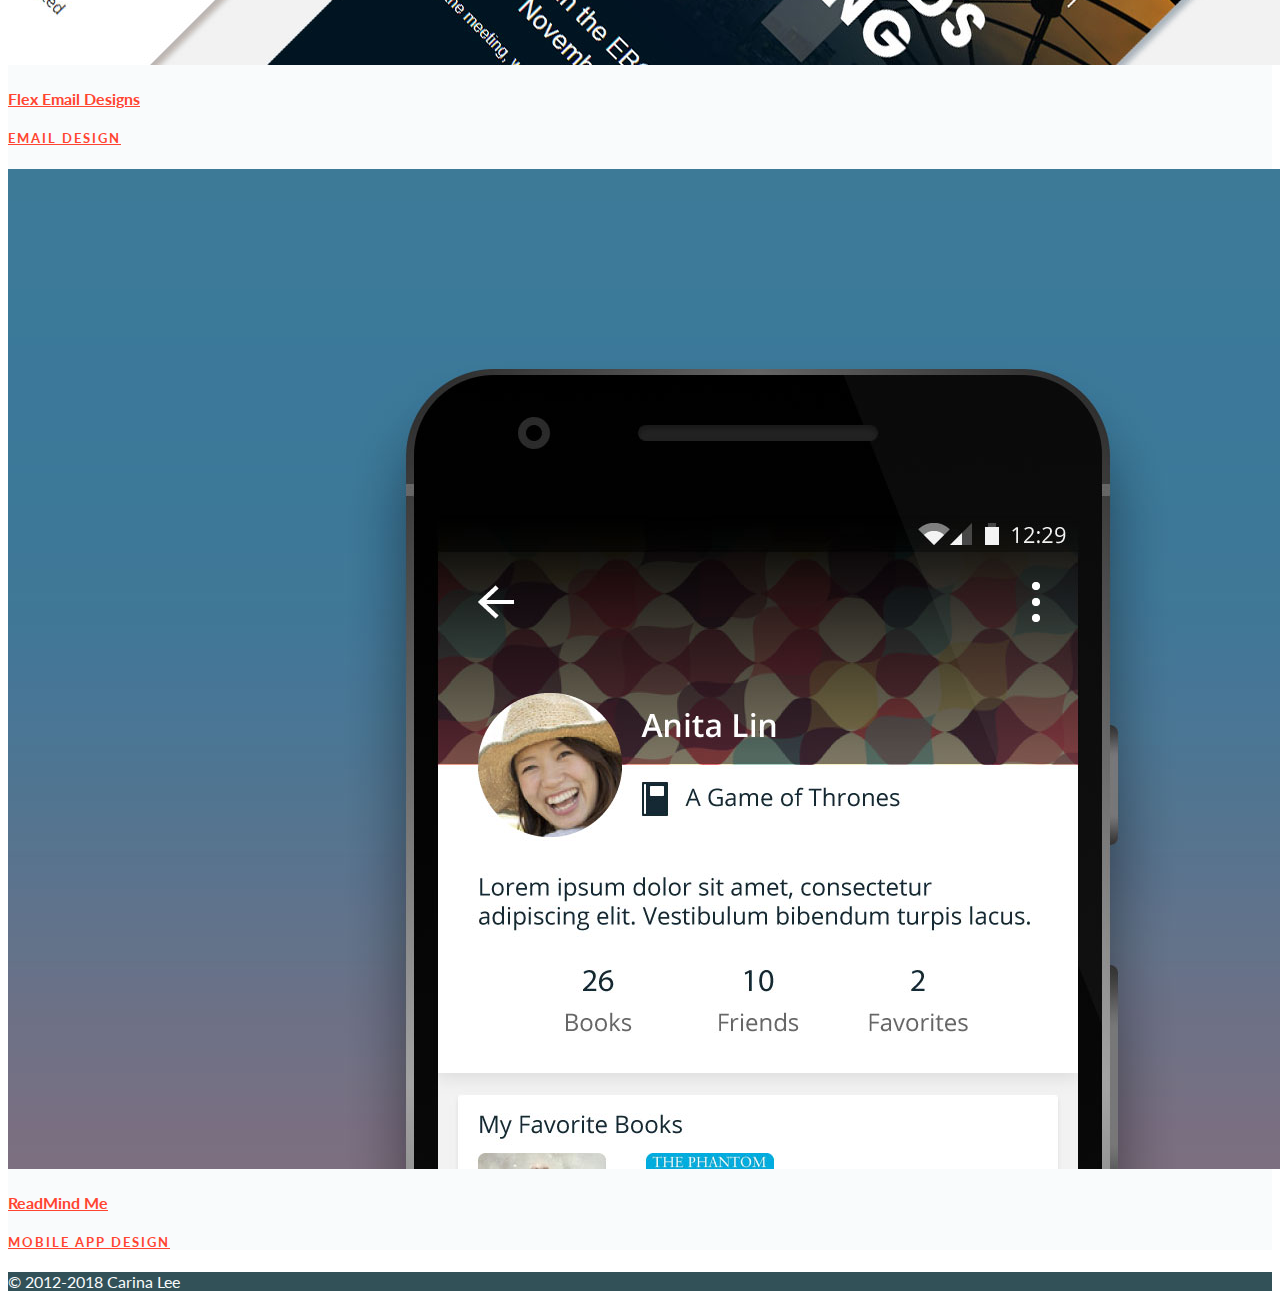
<file: reel.html>
<!doctype html>
<html lang="en">
  <head>
    <title>Reel | Carina Lee</title>
    <meta charset="utf-8">
    <meta name="description" content="Reel | Carina Lee">
    <meta name="keywords" content="carina lee, animation, digital artist, artist, digital designer, designer, graphic designer, visual designer, illustrator, animator">
    <meta name="author" content="Carina Lee">
    <meta name="viewport" content="width=device-width, initial-scale=1">
    <link rel="stylesheet" href="https://www.w3schools.com/w3css/4/w3pro.css">
    <link rel="stylesheet" href="css/custom-w3.css">
    <link rel="stylesheet" href="https://use.fontawesome.com/releases/v5.3.1/css/all.css" integrity="sha384-mzrmE5qonljUremFsqc01SB46JvROS7bZs3IO2EmfFsd15uHvIt+Y8vEf7N7fWAU" crossorigin="anonymous">

    <!-- CSS for Vimeo generated by Embed Responsively -->
    <style>
    .embed-container {
      position: relative;
      padding-bottom: 56.25%;
      height: 0;
      overflow: hidden;
      max-width: 100%;
    }

    .embed-container iframe, .embed-container object, .embed-container embed {
      position: absolute;
      top: 0;
      left: 0;
      width: 100%;
      height: 100%;
    }
    </style>
  </head>
  <body>
    <!-- Mobile Navigation -->
    <nav class="w3-sidebar w3-bar-block w3-secondary" style="display: none;" id="mySidebar">
      <div class="w3-display-topright">
        <button class="w3-bar-item w3-button w3-padding-16 w3-xlarge w3-hover-none w3-hover-text-white" onclick="w3_close()">&times;</button>
      </div>
      <div class="w3-display-middle">
        <a href="/" class="w3-bar-item w3-button w3-padding-large w3-large w3-hover-none w3-hover-text-white w3-mobile">Portfolio</a>
        <a href="about" class="w3-bar-item w3-button w3-padding-large w3-large w3-hover-none w3-hover-text-white w3-mobile">About</a>
      </div>
    </nav>

    <!-- Navigation -->
    <nav>
      <div class="w3-content w3-bar">
        <a href="/" class="w3-bar-item w3-button w3-padding-24 w3-hover-none w3-hover-text-primary w3-wide text-uppercase" style="font-weight: bold;">Carina Lee</a>
        <div class="w3-right">
          <a href="/" class="w3-bar-item w3-button w3-padding-24 w3-hover-none w3-hover-text-primary w3-hide-small">Portfolio</a>
          <a href="about" class="w3-bar-item w3-button w3-padding-24 w3-hover-none w3-hover-text-primary w3-hide-small">About</a>
          <button class="w3-bar-item w3-button w3-padding-24 w3-hover-none w3-hide-large w3-hide-medium" onclick="w3_open()">
            <i class="fas fa-bars"></i>
          </button>
        </div>
      </div>
    </nav>

    <!-- Hero Section -->
    <header>
      <div class="w3-dark-gray">
        <div class="w3-container w3-content w3-padding-64">
          <!-- Vimeo embed code generated by Embed Responsively -->
          <div class="embed-container">
            <iframe src="//player.vimeo.com/video/284895101" frameborder="0" webkitAllowFullScreen mozallowfullscreen allowFullScreen></iframe>
          </div>
        </div>
      </div>
      <div class="w3-content w3-padding-64 w3-center">
        <h1 class="w3-margin">Reel</h1>
        <p class="w3-xlarge w3-margin">A small sample of animation work</p>
      </div>
    </header>

    <!-- Page Content -->
    <section class="w3-content w3-padding-64">
      <h2 class="w3-margin w3-center">Shot Breakdown</h2>
      <div class="w3-row-padding">
        <div class="w3-third">
          <h3 class="w3-text-primary w3-large">"New Suit" - Lip Sync Dialog Exercise</h3>
          <p>Responsible for character animation and lip sync</p>
          <p>Audio from The Aldrich Family (Old Time Radio)</p>
          <p>Norman rig</p>
        </div>
        <div class="w3-third">
          <h3 class="w3-text-primary w3-large">Walk Cycle</h3>
          <p>Responsible for character animation and lip sync</p>
          <p>Responsible for animation</p>
          <p>Ultimate Bony rig from Ugur Ulvi Yetiskin</p>
        </div>
        <div class="w3-third">
          <h3 class="w3-text-primary w3-large">Heavy Object Exercise</h3>
          <p>Responsible for animation</p>
          <p>Ultimate Bony rig from Ugur Ulvi Yetiskin</p>
        </div>
      </div>
    </section>

    <section class="w3-container w3-light-gray w3-padding-64">
      <h3 class="w3-margin-bottom w3-center">Here's more of my work!</h3>
      <div class="w3-row">
        <a href="flex-sharepoint" class="w3-quarter w3-button w3-text-secondary w3-hover-none w3-hover-text-dark-gray">
          <img src="images/sharepoint-home.jpg" class="w3-image" alt="Flex SharePoint Help Center thumbnail">
          <h4 class="w3-large">Flex SharePoint Help Center</h4>
          <h5 class="w3-small w3-wide text-uppercase">Web Design</h5>
        </a>
        <a href="matte-paintings" class="w3-quarter w3-button w3-text-secondary w3-hover-none w3-hover-text-dark-gray">
          <img src="images/cover-matte-paintings.jpg" class="w3-image" alt="Matte Paintings thumbnail">
          <h4 class="w3-large">Matte Paintings</h4>
          <h5 class="w3-small w3-wide text-uppercase">Digital Art</h5>
        </a>
        <a href="flex-emails" class="w3-quarter w3-button w3-text-secondary w3-hover-none w3-hover-text-dark-gray">
          <img src="images/cover-email-designs.jpg" class="w3-image" alt="Flex Email Designs thumbnail">
          <h4 class="w3-large">Flex Email Designs</h4>
          <h5 class="w3-small w3-wide text-uppercase">Email Design</h5>
        </a>
        <a href="readmind-me" class="w3-quarter w3-button w3-text-secondary w3-hover-none w3-hover-text-dark-gray">
          <img src="images/cover-readmind-me.jpg" class="w3-image" alt="ReadMind Me thumbnail">
          <h4 class="w3-large">ReadMind Me</h4>
          <h5 class="w3-small w3-wide text-uppercase">Mobile App Design</h5>
        </a>
      </div>
    </section>

    <!-- Footer -->
    <footer class="w3-dark-gray w3-padding-24">
      <div class="w3-content w3-bar">
        <div class="w3-bar-item w3-right w3-mobile" style="padding: 0;">
          <a href="//behance.net/carinalee" class="w3-button w3-hover-none w3-hover-text-secondary" target="_blank">
            <i class="fab fa-behance fa-fw"></i>
          </a>
          <a href="//instagram.com/carinamlee" class="w3-button w3-hover-none w3-hover-text-secondary" target="_blank">
            <i class="fab fa-instagram fa-fw"></i>
          </a>
          <a href="//vimeo.com/carinalee" class="w3-button w3-hover-none w3-hover-text-secondary" target="_blank">
            <i class="fab fa-vimeo-v fa-fw"></i>
          </a>
          <a href="//linkedin.com/in/carina-lee" class="w3-button w3-hover-none w3-hover-text-secondary" target="_blank">
            <i class="fab fa-linkedin-in fa-fw"></i>
          </a>
        </div>
        <span class="w3-bar-item w3-mobile">&copy 2012-2018 Carina Lee</span>
      </div>
    </footer>

    <!-- JavaScript for Mobile Navigation -->
    <script src="js/mobile-navigation.js"></script>
  </body>
</html>
</file>
